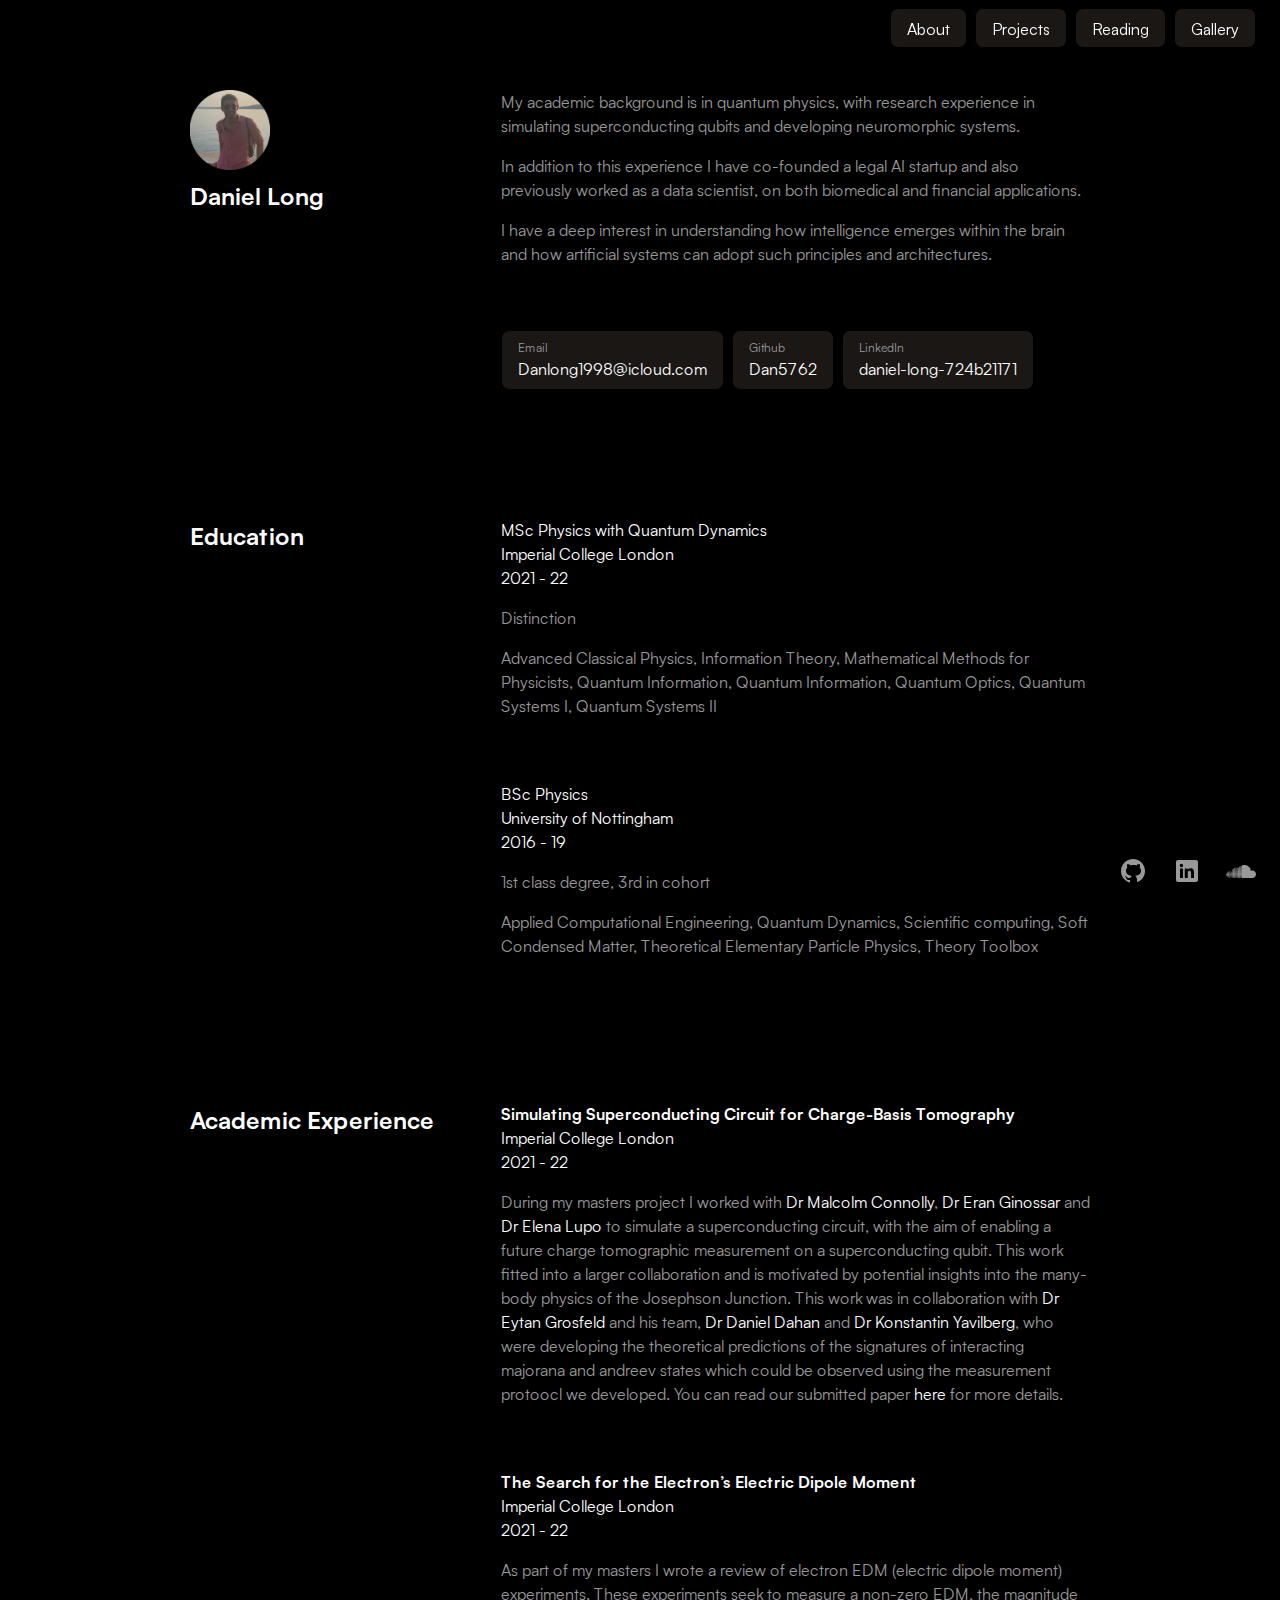
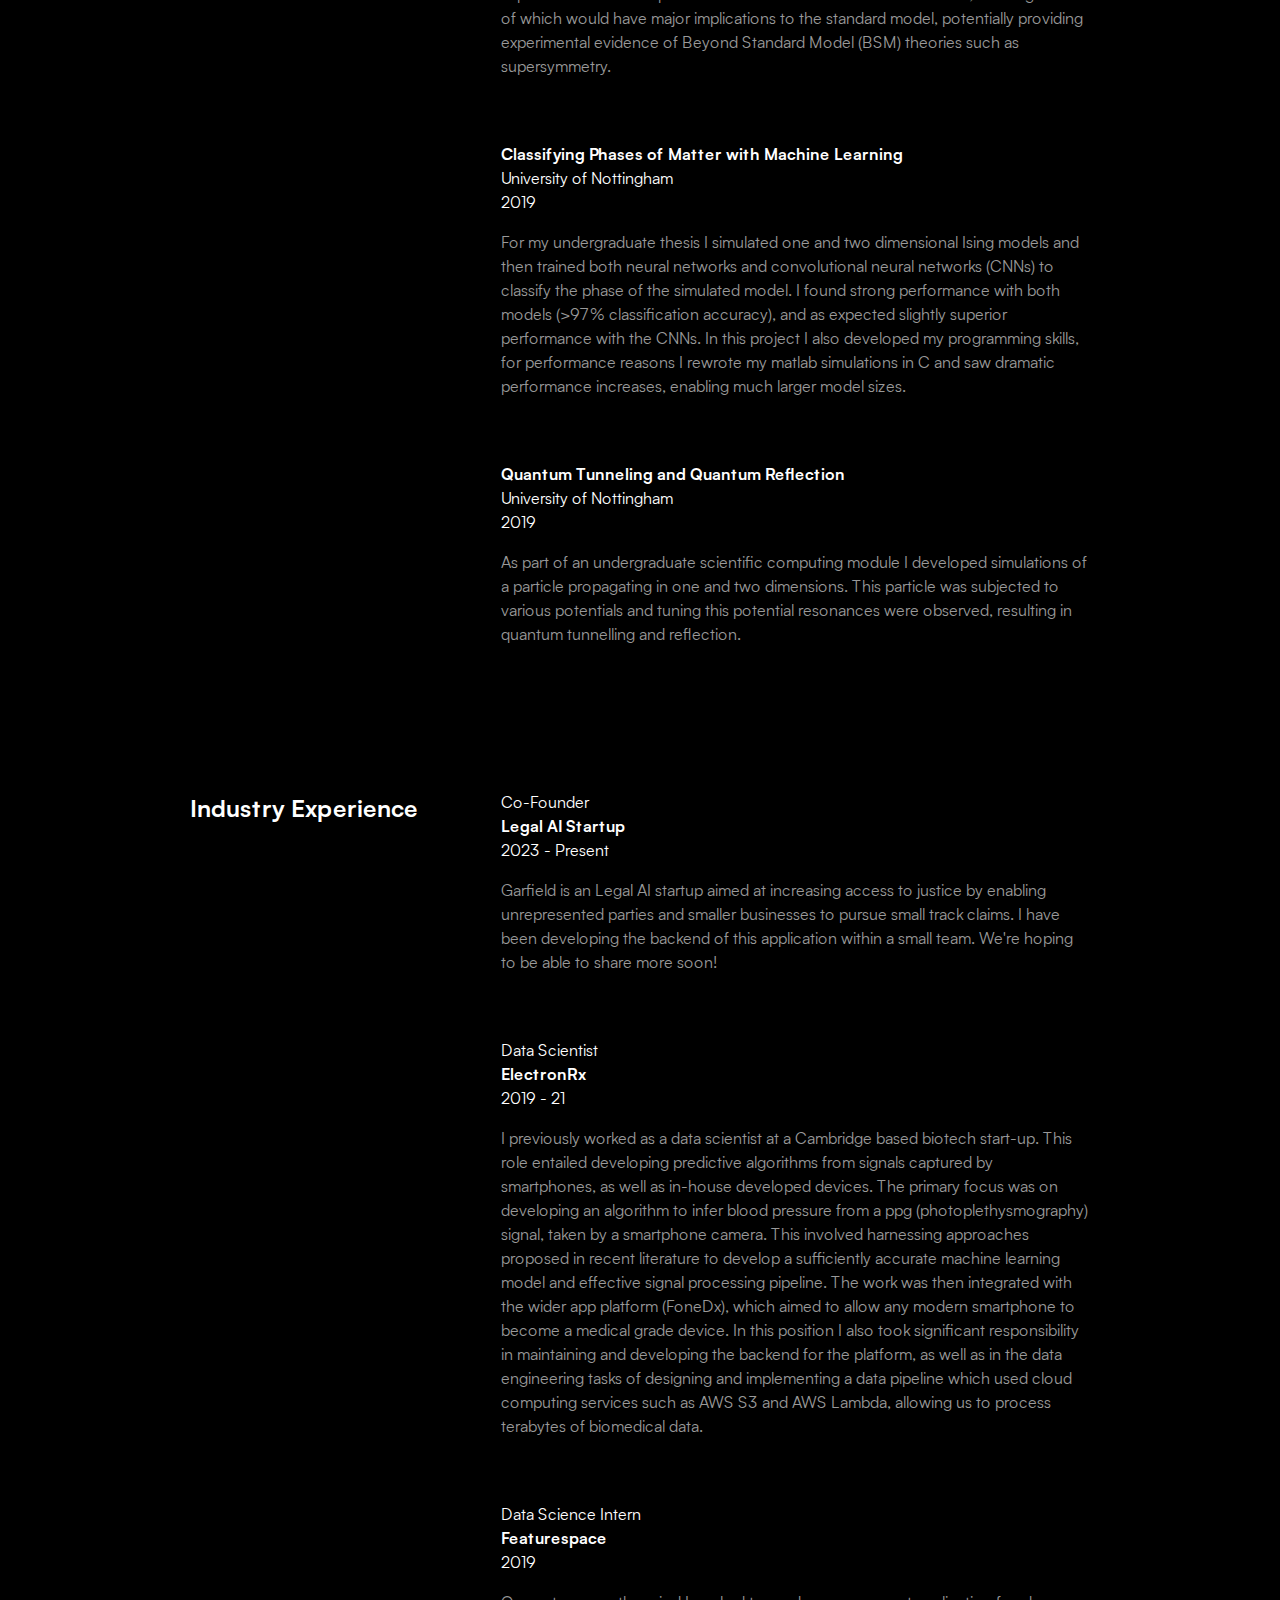
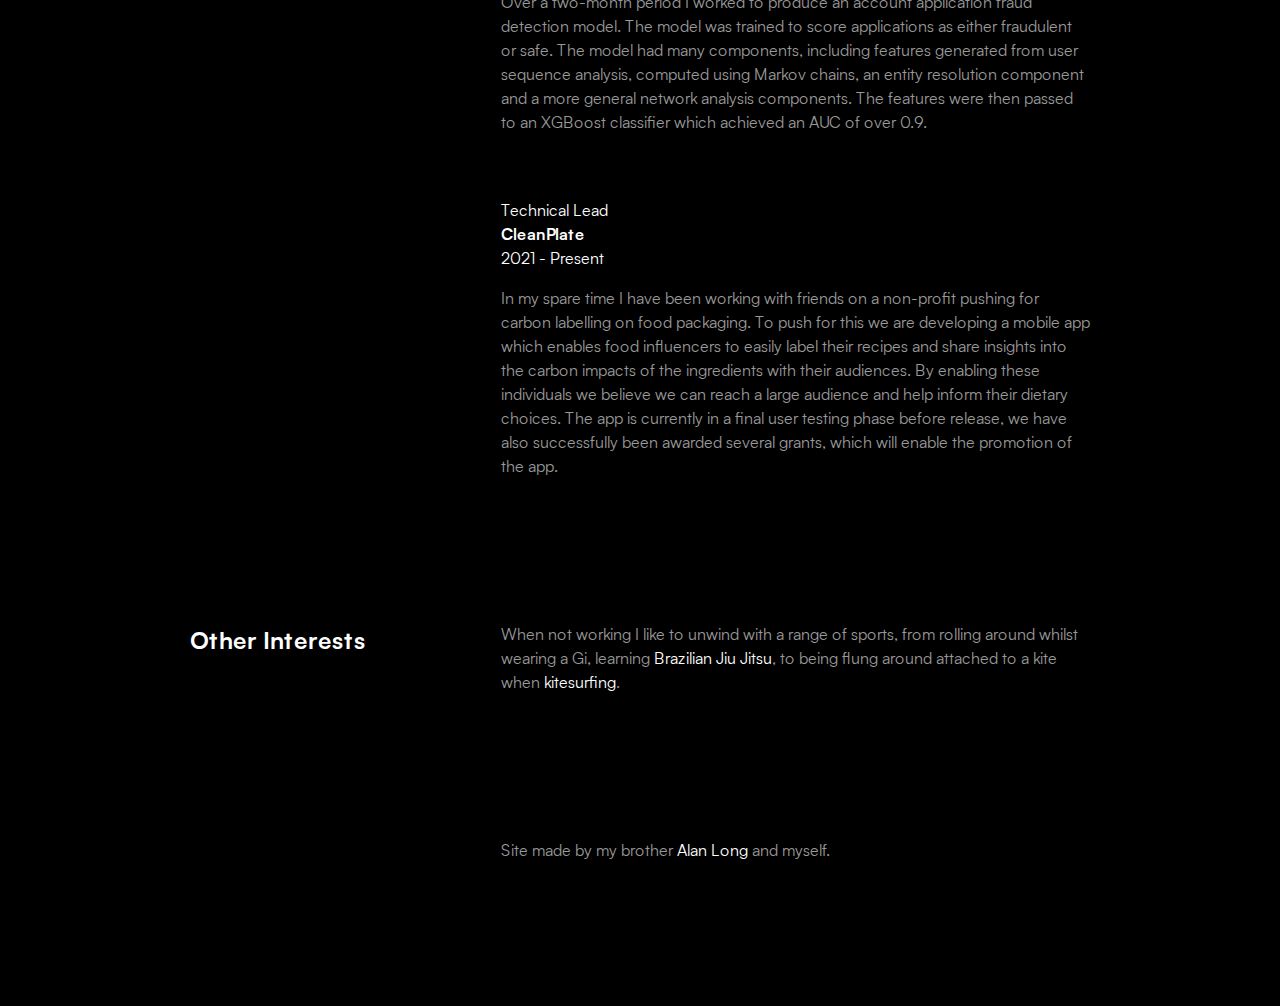
<file: index.html>
<!-- Made by Alan Long (https://alanlong.design/) & Daniel Long (INSERT_URL) 2022 s-->
<!DOCTYPE html>
<html lang="en">
<head>
  <meta charset="utf-8">
  <meta name="viewport" content="width=device-width, initial-scale=1">

  <title>Daniel Long</title>
  <meta name="description" content="Daniel Long is a physicist by background and a tech enthusiast, specializing in the intersection between artificial intelligence and physics.">
  <meta name="author" content="Daniel Long">

  <link rel="apple-touch-icon" sizes="180x180" href="images/apple-touch-icon.png">
  <link rel="icon" type="image/png" sizes="32x32" href="images/favicon-32x32.png">
  <link rel="icon" type="image/png" sizes="16x16" href="images/favicon-16x16.png">
  <link rel="manifest" href="/site.webmanifest">
  <link rel="mask-icon" href="images/safari-pinned-tab.svg" color="#1A1715">
  <meta name="msapplication-TileColor" content="#1A1715">
  <meta name="theme-color" content="#1A1715">

  <meta property="og:title" content="Daniel Long">
  <meta property="og:type" content="website">
  <meta property="og:url" content="https://daniellong.co">
  <meta property="og:description" content="Daniel Long is a physicist by background and a tech enthusiast specializing in the intersection between artificial intelligence and physics.">

  <link rel="stylesheet" href="main.css">
  <!-- Global site tag (gtag.js) - Google Analytics -->
  <script async src="https://www.googletagmanager.com/gtag/js?id=G-MGRGJHJ4S9"></script>
  <script>
    window.dataLayer = window.dataLayer || [];
    function gtag(){dataLayer.push(arguments);}
    gtag('js', new Date());

    gtag('config', 'G-MGRGJHJ4S9');
  </script>
</head>

<body>
  <div class="menu">
    <script>
      function toggleMenu() {
        const menuLinks = document.querySelector('.menu-links');
        menuLinks.classList.toggle('active');
      }
    </script>
    <div class="burger-icon" onclick="toggleMenu()">&#9776;</div>

    <div class="menu-links">
      <a href="index.html" class="button">
        <h2>About</h2>
      </a>
      <a href="projects.html" class="button">
        <h2>Projects</h2>
      </a>
      <a href="reading.html" class="button">
        <h2>Reading</h2>
      </a>
      <a href="gallery.html" class="button">
        <h2>Gallery</h2>
      </a>
    </div>
  </div>
  <main>
    <section>
      <div class="">
        <div class="thumbnail">
          <img src="images/avatar.png" alt="avatar">
        </div>
        <h1>Daniel Long</h1>
        <!-- <span>Quantum research scientist</span> -->
      </div>
      <div class="content">
        <div>
          <p>My academic background is in quantum physics, with research experience in simulating superconducting qubits and developing neuromorphic systems.</p>
          <p>In addition to this experience I have co-founded a legal AI startup and also previously worked as a data scientist, on both biomedical and financial applications.</p>
          <p>I have a deep interest in understanding how intelligence emerges within the brain and how artificial systems can adopt such principles and architectures.</p>
        </div>

        <div class="contact-links-inline">
          <a href="mailto:Danlong1998@icloud.com" target="_blank" class="button">
            <h6>Email</h6>
            <span>Danlong1998@icloud.com</span>
          </a>
          <a href="https://github.com/Dan5762" target="_blank" class="button">
            <h6>Github</h6>
            <span>Dan5762</span>
          </a>
          <a href="https://linkedin.com/in/daniel-long-724b21171" target="_blank" class="button">
            <h6>LinkedIn</h6>
            <span>daniel-long-724b21171</span>
          </a>
        </div>
      </div>
    </section>
    <section>
      <div class="">
        <h1>Education</h1>
      </div>
      <div class="content">
        <div>
          <h2>MSc Physics with Quantum Dynamics<br />Imperial College London<br />2021 - 22</h2>
          <p>Distinction</p>
          <p>Advanced Classical Physics, Information Theory, Mathematical Methods for Physicists, Quantum Information, Quantum Information, Quantum Optics, Quantum Systems I, Quantum Systems II</p>
        </div>
        <div>
          <h2>BSc Physics<br />University of Nottingham<br />2016 - 19</h2>
          <p>1st class degree, 3rd in cohort</p>
          <p>Applied Computational Engineering, Quantum Dynamics, Scientific computing, Soft Condensed Matter, Theoretical Elementary Particle Physics, Theory Toolbox</p>
        </div>
      </div>
    </section>
    <section>
      <div class="">
        <h1>Academic Experience</h1>
      </div>
      <div class="content">
        <div>
          <h2><a href="https://arxiv.org/pdf/2502.07748" target="_blank"><strong>Simulating Superconducting Circuit for Charge-Basis Tomography</strong></a><br />Imperial College London<br />2021 - 22</h2>
          <p>During my masters project I worked with <a href="https://profiles.imperial.ac.uk/m.connolly" target="_blank">Dr Malcolm Connolly</a>, <a href="https://www.surrey.ac.uk/people/eran-ginossar" target="_blank">Dr Eran Ginossar</a> and <a href="https://www.surrey.ac.uk/people/elena-lupo" target="_blank">Dr Elena Lupo</a> to simulate a superconducting circuit, with the aim of enabling a future charge tomographic measurement on a superconducting qubit. This work fitted into a larger collaboration and is motivated by potential insights into the many-body physics of the Josephson Junction. This work was in collaboration with <a href="https://cris.bgu.ac.il/en/persons/eytan-grosfeld" target="_blank">Dr Eytan Grosfeld</a> and his team, <a href="https://il.linkedin.com/in/daniel-dahan-b3039443" target="_blank">Dr Daniel Dahan</a> and <a href="https://www.linkedin.com/in/koby-yavilberg/" target="_blank">Dr Konstantin Yavilberg</a>, who were developing the theoretical predictions of the signatures of interacting majorana and andreev states which could be observed using the measurement protoocl we developed. You can read our submitted paper <a href="https://arxiv.org/pdf/2502.07748" target="_blank">here</a> for more details.</p>
        </div>
        <div>
          <h2><a href="https://daniellong.co/academic_experience/edm_lit_review.pdf" target="_blank" ><strong>The Search for the Electron’s Electric Dipole Moment</strong></a><br />Imperial College London<br />2021 - 22</h2>
          <p>As part of my masters I wrote a review of electron EDM (electric dipole moment) experiments. These experiments seek to measure a non-zero EDM, the magnitude of which would have major implications to the standard model, potentially providing experimental evidence of Beyond Standard Model (BSM) theories such as supersymmetry.</p>
        </div>
        <div>
          <h2><a href="https://daniellong.co/academic_experience/phases_of_matter.pdf" target="_blank" ><strong>Classifying Phases of Matter with Machine Learning</strong></a><br />University of Nottingham<br />2019</h2>
          <p>For my undergraduate thesis I simulated one and two dimensional Ising models and then trained both neural networks and convolutional neural networks (CNNs) to classify the phase of the simulated model. I found strong performance with both models (>97% classification accuracy), and as expected slightly superior performance with the CNNs. In this project I also developed my programming skills, for performance reasons I rewrote my matlab simulations in C and saw dramatic performance increases, enabling much larger model sizes.</p>
        </div>
        <div>
          <h2><a href="https://daniellong.co/academic_experience/quantum_tunneling.pdf" target="_blank" ><strong>Quantum Tunneling and Quantum Reflection</strong></a><br />University of Nottingham<br />2019</h2>
          <p>As part of an undergraduate scientific computing module I developed simulations of a particle propagating in one and two dimensions. This particle was subjected to various potentials and tuning this potential resonances were observed, resulting in quantum tunnelling and reflection.</p>
        </div>
      </div>
    </section>
    <section>
      <div class="">
        <h1>Industry Experience</h1>
      </div>
      <div class="content">
        <div>
          <h2>Co-Founder<br /><a href="https://garfield.law/" target="_blank" ><strong>Legal AI Startup</strong></a><br />2023 - Present</h2>
          <p>Garfield is an Legal AI startup aimed at increasing access to justice by enabling unrepresented parties and smaller businesses to pursue small track claims. I have been developing the backend of this application within a small team. We're hoping to be able to share more soon!</p>
        </div>
        <div>
          <h2>Data Scientist<br /><a href="https://www.electronrx.com/" target="_blank" ><strong>ElectronRx</strong></a><br />2019 - 21</h2>
          <p>I previously worked as a data scientist at a Cambridge based biotech start-up. This role entailed developing predictive algorithms from signals captured by smartphones, as well as in-house developed devices. The primary focus was on developing an algorithm to infer blood pressure from a ppg (photoplethysmography) signal, taken by a smartphone camera. This involved harnessing approaches proposed in recent literature to develop a sufficiently accurate machine learning model and effective signal processing pipeline. The work was then integrated with the wider app platform (FoneDx), which aimed to allow any modern smartphone to become a medical grade device. In this position I also took significant responsibility in maintaining and developing the backend for the platform, as well as in the data engineering tasks of designing and implementing a data pipeline which used cloud computing services such as AWS S3 and AWS Lambda, allowing us to process terabytes of biomedical data.</p>
        </div>
        <div>
          <h2>Data Science Intern<br /><a href="https://www.featurespace.com/" target="_blank" ><strong>Featurespace</strong></a><br />2019</h2>
          <p>Over a two-month period I worked to produce an account application fraud detection model. The model was trained to score applications as either fraudulent or safe. The model had many components, including features generated from user sequence analysis, computed using Markov chains, an entity resolution component and a more general network analysis components. The features were then passed to an XGBoost classifier which achieved an AUC of over 0.9.</p>
        </div>
        <div>
          <h2>Technical Lead<br /><a href="https://www.cleanplate.org.uk/" target="_blank" ><strong>CleanPlate</strong></a><br />2021 - Present</h2>
          <p>In my spare time I have been working with friends on a non-profit pushing for carbon labelling on food packaging. To push for this we are developing a mobile app which enables food influencers to easily label their recipes and share insights into the carbon impacts of the ingredients with their audiences. By enabling these individuals we believe we can reach a large audience and help inform their dietary choices. The app is currently in a final user testing phase before release, we have also successfully been awarded several grants, which will enable the promotion of the app.</p>
        </div>
      </div>
    </section>
    <section>
      <div class="">
        <h1>Other Interests</h1>
      </div>
      <div class="content">
        <p>When not working I like to unwind with a range of sports, from rolling around whilst wearing a Gi, learning <a href="https://www.youtube.com/watch?v=dE081eJBY8I" target="_blank">Brazilian Jiu Jitsu</a>, to being flung around attached to a kite when <a href="https://www.youtube.com/watch?v=5iUurGi0DAE" target="_blank">kitesurfing</a>.</p>
      </div>
    </section>
    <section>
      <div class=""></div>
      <div class="content">
        <p>Site made by my brother <a href="https://alanlong.design/" target="_blank" >Alan Long</a> and myself.</p>
      </div>
    </section>
  </main>
</body>
<div class="footer">
  <div class="footer--icons">
    <a href="https://github.com/Dan5762" target="_blank" ><img src="images/icons/github.svg" alt="github" width=30 height=30></a>
    <a href="https://www.linkedin.com/in/daniel-long-724b21171/" target="_blank" ><img src="images/icons/linkedin.svg" alt="linkedin" width=30 height=30></a>
    <a href="https://soundcloud.com/daniel-long-602574572" target="_blank" ><img src="images/icons/soundcloud.svg" alt="soundcloud" width=30 height=30></a>
  </div>
</div>
</file>
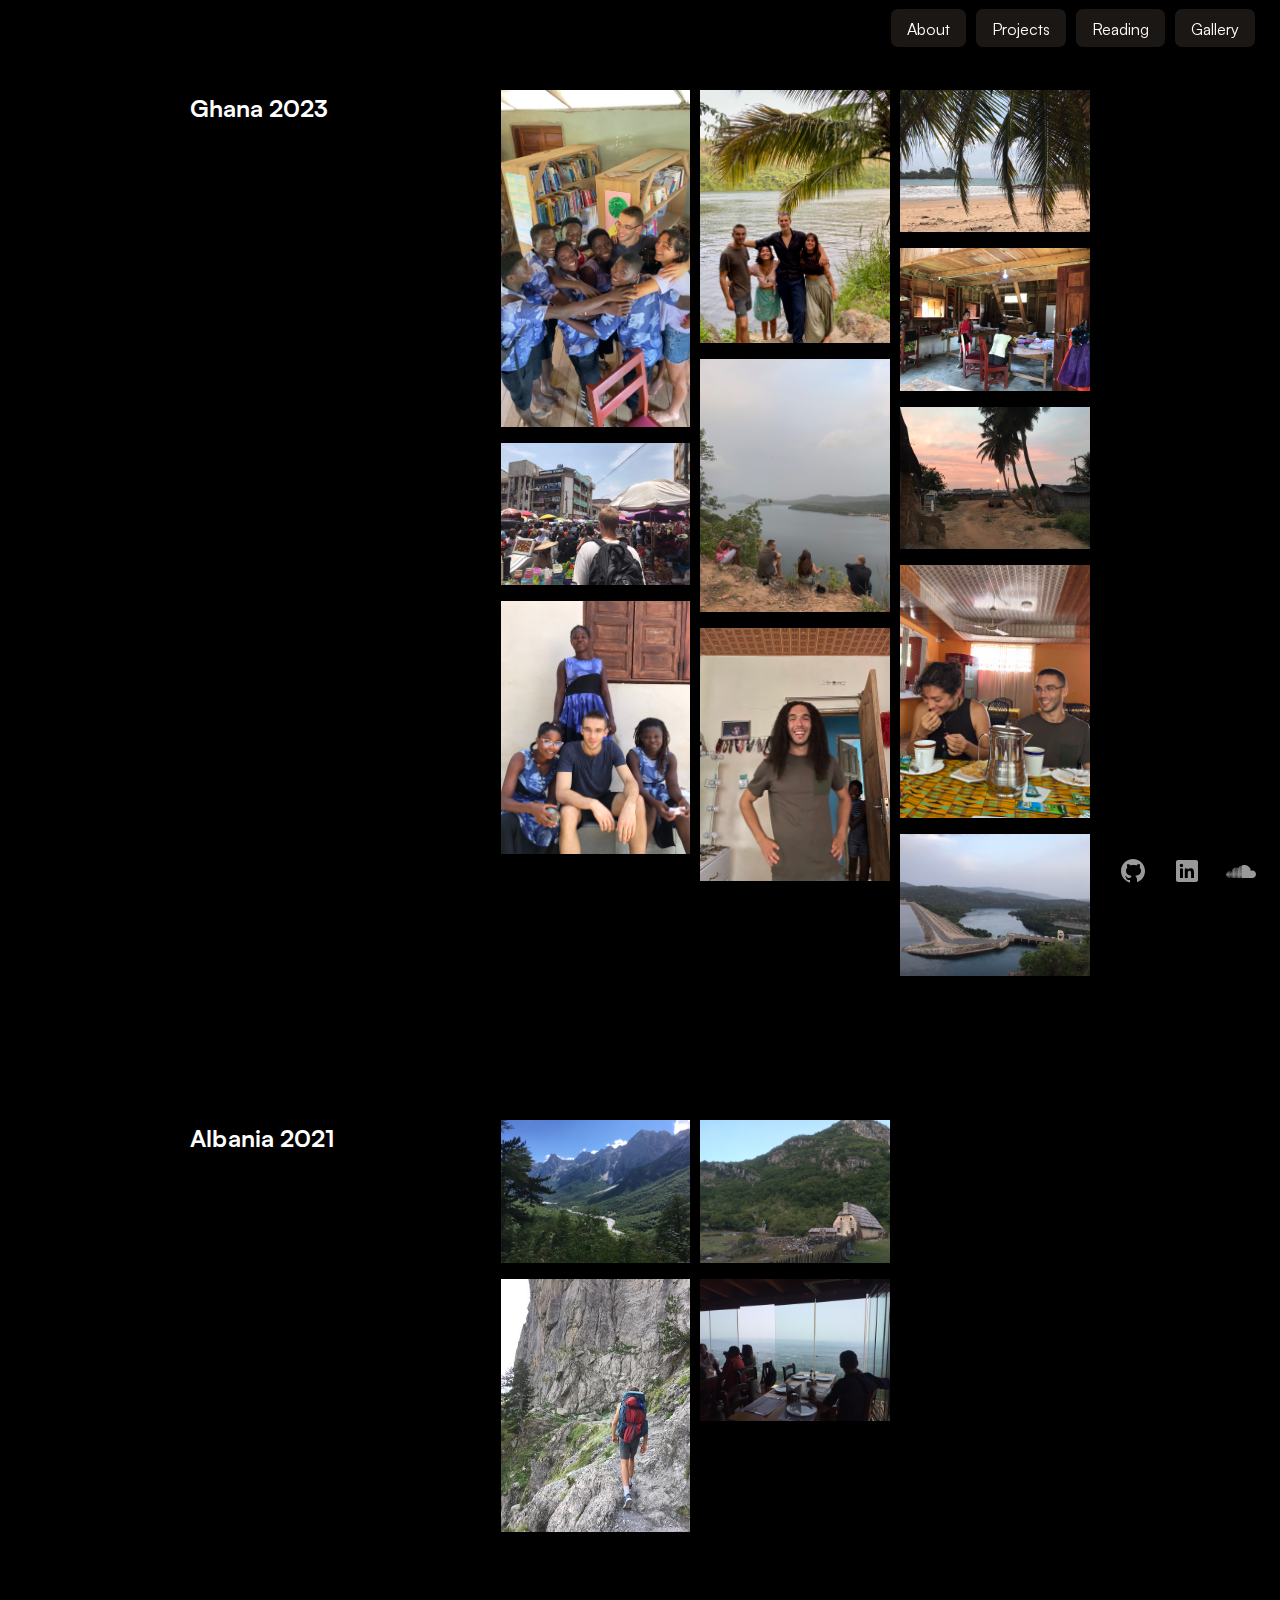
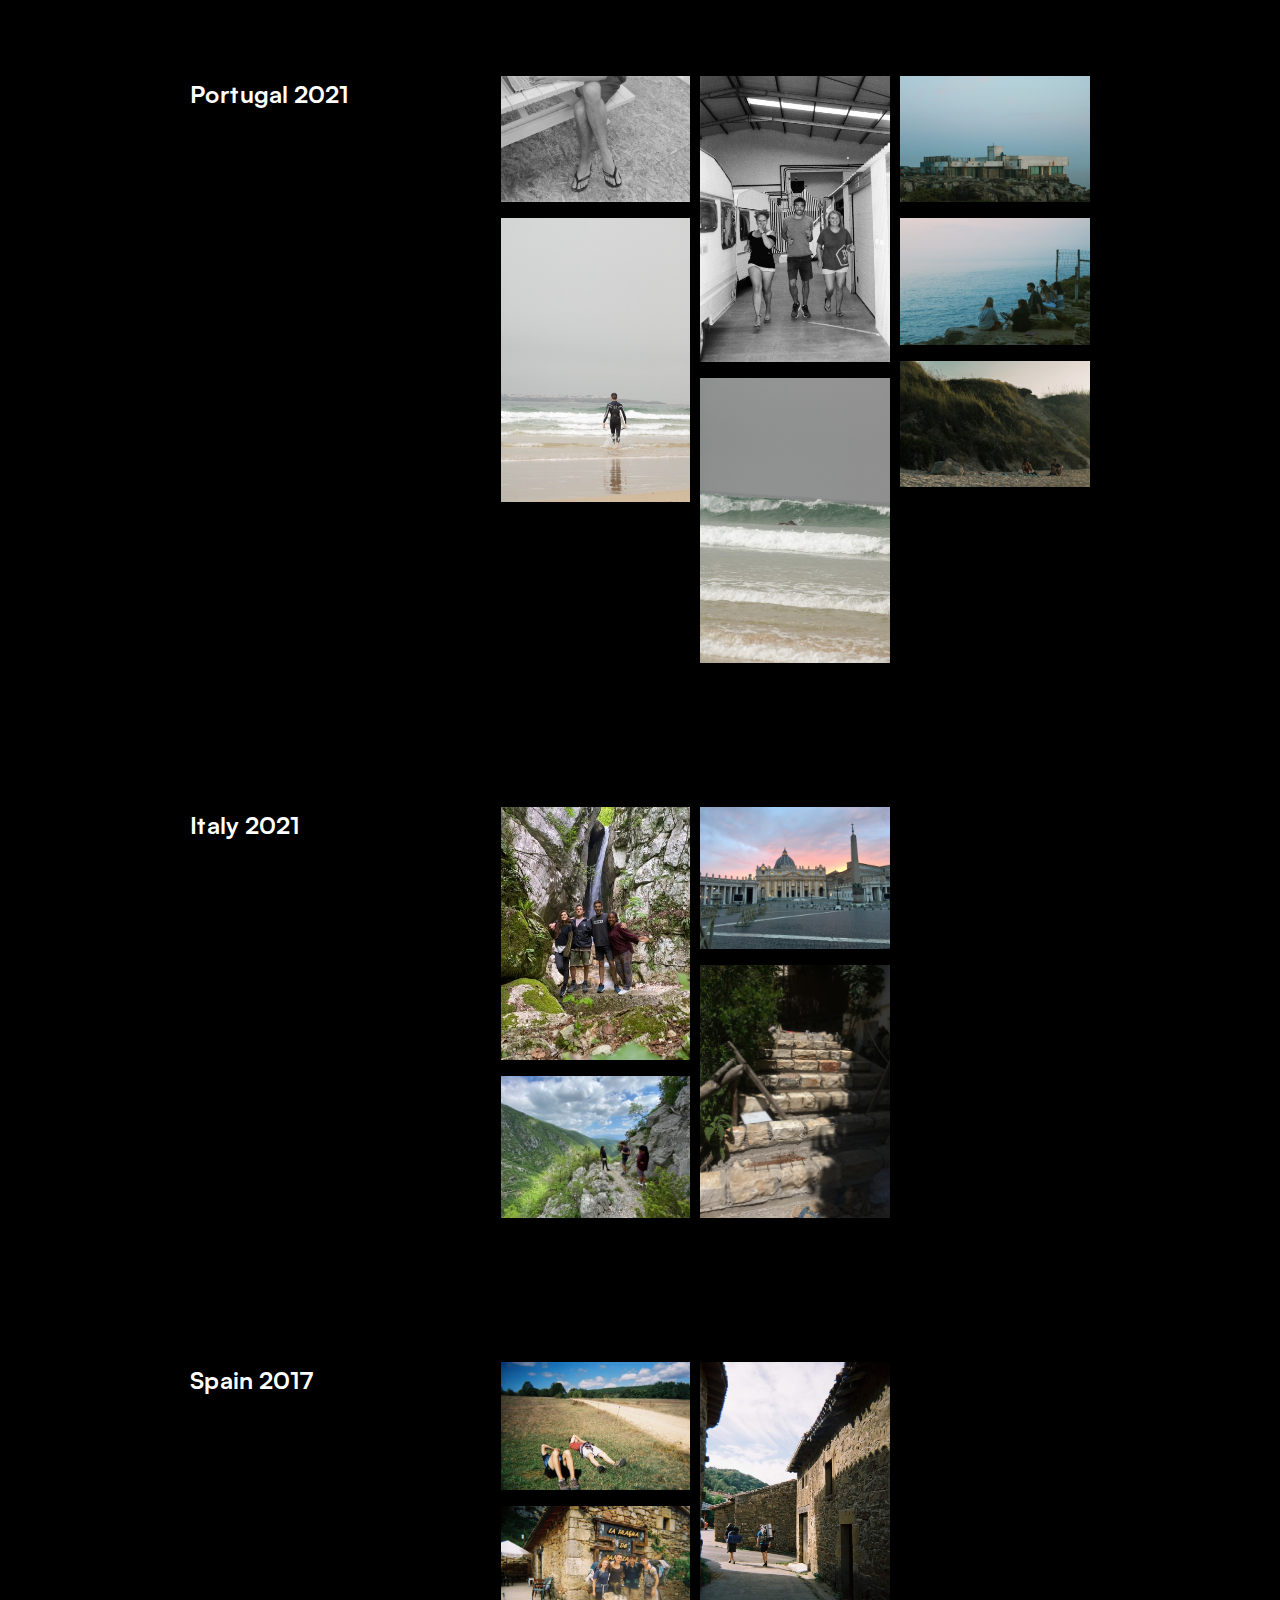
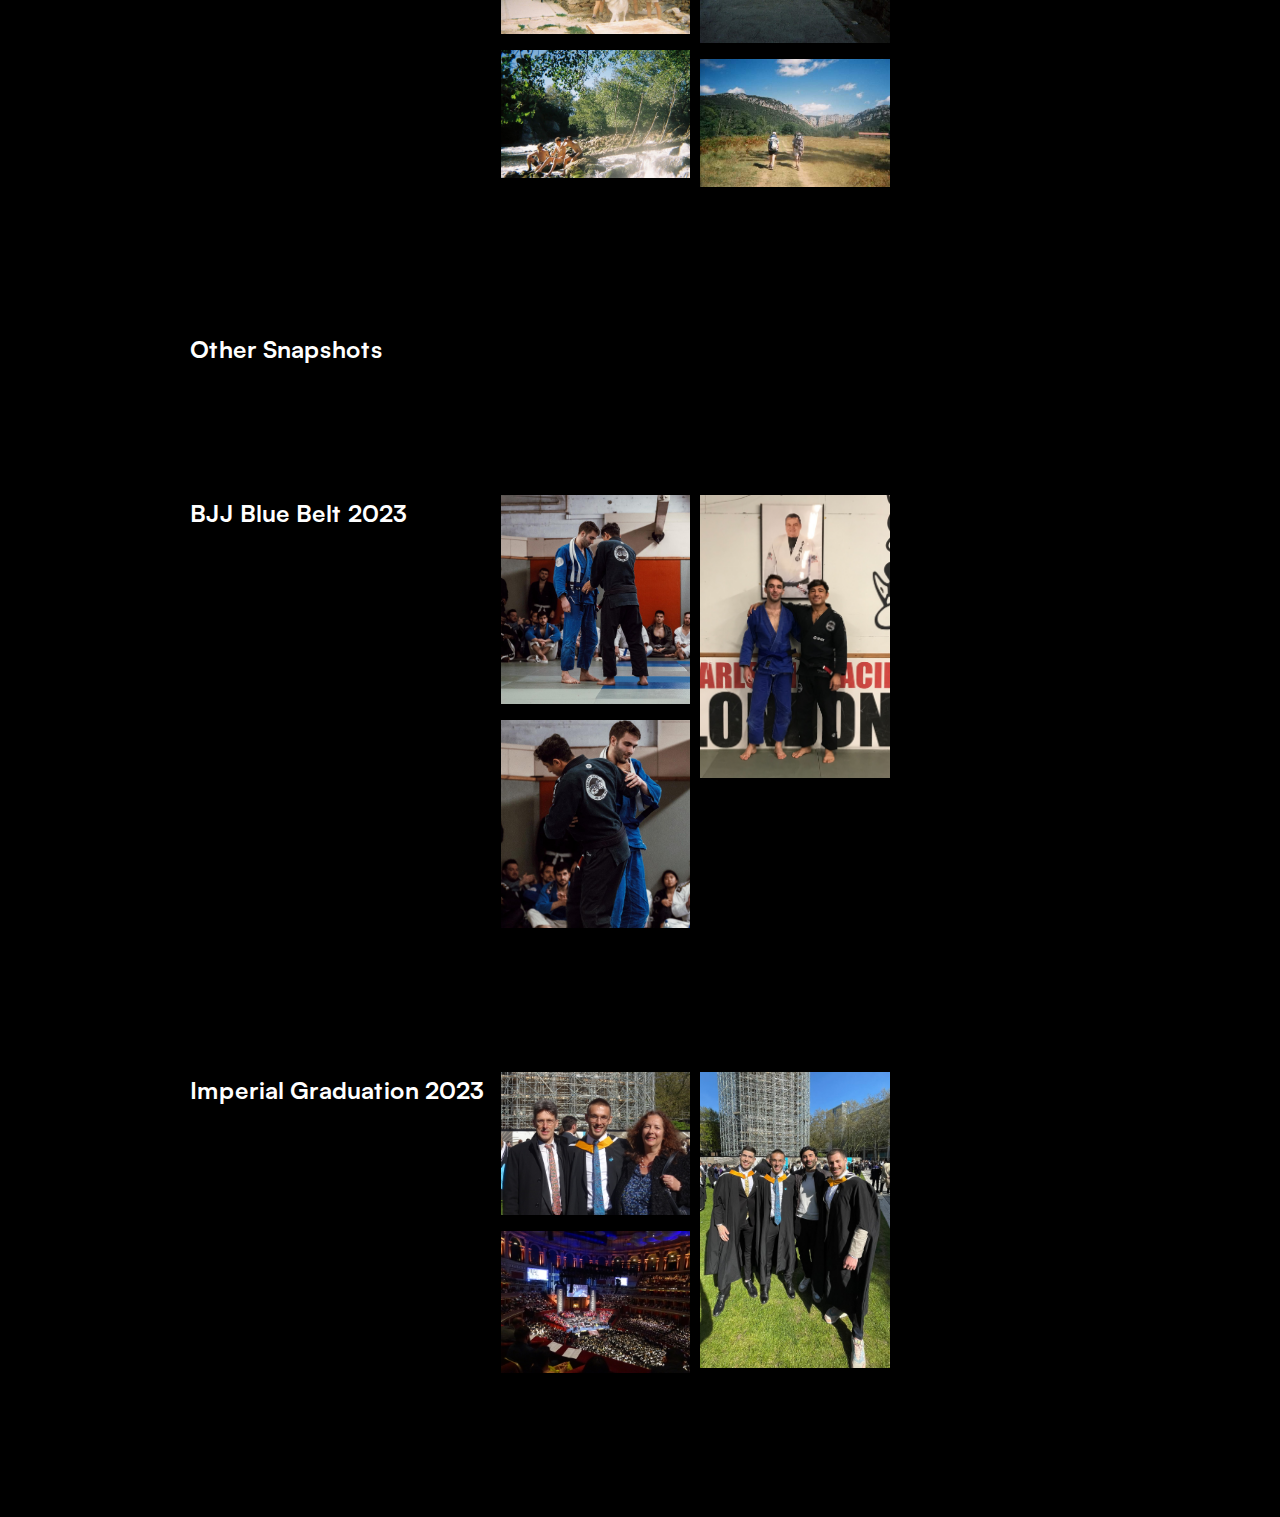
<file: gallery.html>
<!-- Made by Alan Long (https://alanlong.design/) & Daniel Long (INSERT_URL) 2022 s-->
<!DOCTYPE html>
<html lang="en">
<head>
  <meta charset="utf-8">
  <meta name="viewport" content="width=device-width, initial-scale=1">

  <title>Daniel Long</title>
  <meta name="description" content="Daniel Long is a physicist by background + tech enthusiast specializing in the intersection between artificial intelligence and physics. Currently based in London with plans to begin a PhD in Brisbane soon.">
  <meta name="author" content="Daniel Long">

  <link rel="apple-touch-icon" sizes="180x180" href="images/apple-touch-icon.png">
  <link rel="icon" type="image/png" sizes="32x32" href="images/favicon-32x32.png">
  <link rel="icon" type="image/png" sizes="16x16" href="images/favicon-16x16.png">
  <link rel="manifest" href="/site.webmanifest">
  <link rel="mask-icon" href="images/safari-pinned-tab.svg" color="#1A1715">
  <meta name="msapplication-TileColor" content="#1A1715">
  <meta name="theme-color" content="#1A1715">

  <meta property="og:title" content="Daniel Long">
  <meta property="og:type" content="website">
  <meta property="og:url" content="https://daniellong.co">
  <meta property="og:description" content="I'm a quantum research scientist looking for positions in the interface between the theory and physical realisation of useful qubits.">

  <link rel="stylesheet" href="main.css">
  <!-- Global site tag (gtag.js) - Google Analytics -->
  <script async src="https://www.googletagmanager.com/gtag/js?id=G-MGRGJHJ4S9"></script>
  <script>
    window.dataLayer = window.dataLayer || [];
    function gtag(){dataLayer.push(arguments);}
    gtag('js', new Date());

    gtag('config', 'G-MGRGJHJ4S9');
  </script>
</head>

<body>
  <div class="menu">
    <script>
      function toggleMenu() {
        const menuLinks = document.querySelector('.menu-links');
        menuLinks.classList.toggle('active');
      }
    </script>
    <div class="burger-icon" onclick="toggleMenu()">&#9776;</div>

    <div class="menu-links">
      <a href="index.html" class="button">
        <h2>About</h2>
      </a>
      <a href="projects.html" class="button">
        <h2>Projects</h2>
      </a>
      <a href="reading.html" class="button">
        <h2>Reading</h2>
      </a>
      <a href="gallery.html" class="button">
        <h2>Gallery</h2>
      </a>
    </div>
  </div>
  <main>
    <section>
      <div class="">
        <h1>Ghana 2023</h1>
      </div>
      <div class="content">
        <div class="masonry-grid">
          <div class="masonry-item">
            <img src="images/gallery/ghana_2023/0.jpeg"></img>
          </div>
          <div class="masonry-item">
            <img src="images/gallery/ghana_2023/1.jpeg"></img>
          </div>
          <div class="masonry-item">
            <img src="images/gallery/ghana_2023/2.jpeg"></img>
          </div>
          <div class="masonry-item">
            <img src="images/gallery/ghana_2023/3.jpeg"></img>
          </div>
          <div class="masonry-item">
            <img src="images/gallery/ghana_2023/4.jpeg"></img>
          </div>
          <div class="masonry-item">
            <img src="images/gallery/ghana_2023/5.jpeg"></img>
          </div>
          <div class="masonry-item">
            <img src="images/gallery/ghana_2023/6.jpeg"></img>
          </div>
          <div class="masonry-item">
            <img src="images/gallery/ghana_2023/7.jpeg"></img>
          </div>
          <div class="masonry-item">
            <img src="images/gallery/ghana_2023/8.jpeg"></img>
          </div>
          <div class="masonry-item">
            <img src="images/gallery/ghana_2023/9.jpeg"></img>
          </div>
          <div class="masonry-item">
            <img src="images/gallery/ghana_2023/10.jpeg"></img>
          </div>
        </div>
      </div>
    </section>
    <section>
      <div class="">
        <h1>Albania 2021</h1>
      </div>
      <div class="content">
        <div class="masonry-grid">
          <div class="masonry-item">
            <img src="images/gallery/albania_2021/0.jpeg"></img>
          </div>
          <div class="masonry-item">
            <img src="images/gallery/albania_2021/1.jpeg"></img>
          </div>
          <div class="masonry-item">
            <img src="images/gallery/albania_2021/2.jpeg"></img>
          </div>
          <div class="masonry-item">
            <img src="images/gallery/albania_2021/3.jpeg"></img>
          </div>
        </div>
      </div>
    </section>
    <section>
      <div class="">
        <h1>Portugal 2021</h1>
      </div>
      <div class="content">
        <div class="masonry-grid">
          <div class="masonry-item">
            <img src="images/gallery/portugal_2021/0.jpeg"></img>
          </div>
          <div class="masonry-item">
            <img src="images/gallery/portugal_2021/1.jpeg"></img>
          </div>
          <div class="masonry-item">
            <img src="images/gallery/portugal_2021/2.jpeg"></img>
          </div>
          <div class="masonry-item">
            <img src="images/gallery/portugal_2021/3.jpeg"></img>
          </div>
          <div class="masonry-item">
            <img src="images/gallery/portugal_2021/4.jpeg"></img>
          </div>
          <div class="masonry-item">
            <img src="images/gallery/portugal_2021/5.jpeg"></img>
          </div>
          <div class="masonry-item">
            <img src="images/gallery/portugal_2021/6.jpeg"></img>
          </div>
        </div>
      </div>
    </section>
    <section>
      <div class="">
        <h1>Italy 2021</h1>
      </div>
      <div class="content">
        <div class="masonry-grid">
          <div class="masonry-item">
            <img src="images/gallery/italy_2021/0.jpeg"></img>
          </div>
          <div class="masonry-item">
            <img src="images/gallery/italy_2021/1.jpeg"></img>
          </div>
          <div class="masonry-item">
            <img src="images/gallery/italy_2021/2.jpeg"></img>
          </div>
          <div class="masonry-item">
            <img src="images/gallery/italy_2021/3.jpeg"></img>
          </div>
        </div>
      </div>
      </section>
      <section>
        <div class="">
          <h1>Spain 2017</h1>
        </div>
        <div class="content">
          <div class="masonry-grid">
            <div class="masonry-item">
              <img src="images/gallery/spain_2017/0.jpeg"></img>
            </div>
            <div class="masonry-item">
              <img src="images/gallery/spain_2017/1.jpeg"></img>
            </div>
            <div class="masonry-item">
              <img src="images/gallery/spain_2017/2.jpeg"></img>
            </div>
            <div class="masonry-item">
              <img src="images/gallery/spain_2017/3.jpeg"></img>
            </div>
            <div class="masonry-item">
              <img src="images/gallery/spain_2017/5.jpeg"></img>
            </div>
          </div>
        </div>
      </section>
      <section>
        <div class="">
          <h1>Other Snapshots</h1>
        </div>
      </section>
      <section>
        <div class="">
          <h1>BJJ Blue Belt 2023</h1>
        </div>
        <div class="content">
          <div class="masonry-grid">
            <div class="masonry-item">
              <img src="images/gallery/bjj_2023/0.jpeg"></img>
            </div>
            <div class="masonry-item">
              <img src="images/gallery/bjj_2023/1.jpeg"></img>
            </div>
            <div class="masonry-item">
              <img src="images/gallery/bjj_2023/2.jpeg"></img>
            </div>
          </div>
        </div>
      </section>
      <section>
        <div class="">
          <h1>Imperial Graduation 2023</h1>
        </div>
        <div class="content">
          <div class="masonry-grid">
            <div class="masonry-item">
              <img src="images/gallery/graduation_2023/0.jpeg"></img>
            </div>
            <div class="masonry-item">
              <img src="images/gallery/graduation_2023/1.jpeg"></img>
            </div>
            <div class="masonry-item">
              <img src="images/gallery/graduation_2023/2.jpeg"></img>
            </div>
          </div>
        </div>
      </section>
</body>
<div class="footer">
  <div class="footer--icons">
    <a href="https://github.com/Dan5762" target="_blank" ><img src="images/icons/github.svg" alt="github" width=30 height=30></a>
    <a href="https://www.linkedin.com/in/daniel-long-724b21171/" target="_blank" ><img src="images/icons/linkedin.svg" alt="linkedin" width=30 height=30></a>
    <a href="https://soundcloud.com/daniel-long-602574572" target="_blank" ><img src="images/icons/soundcloud.svg" alt="soundcloud" width=30 height=30></a>
  </div>
</div>
</file>
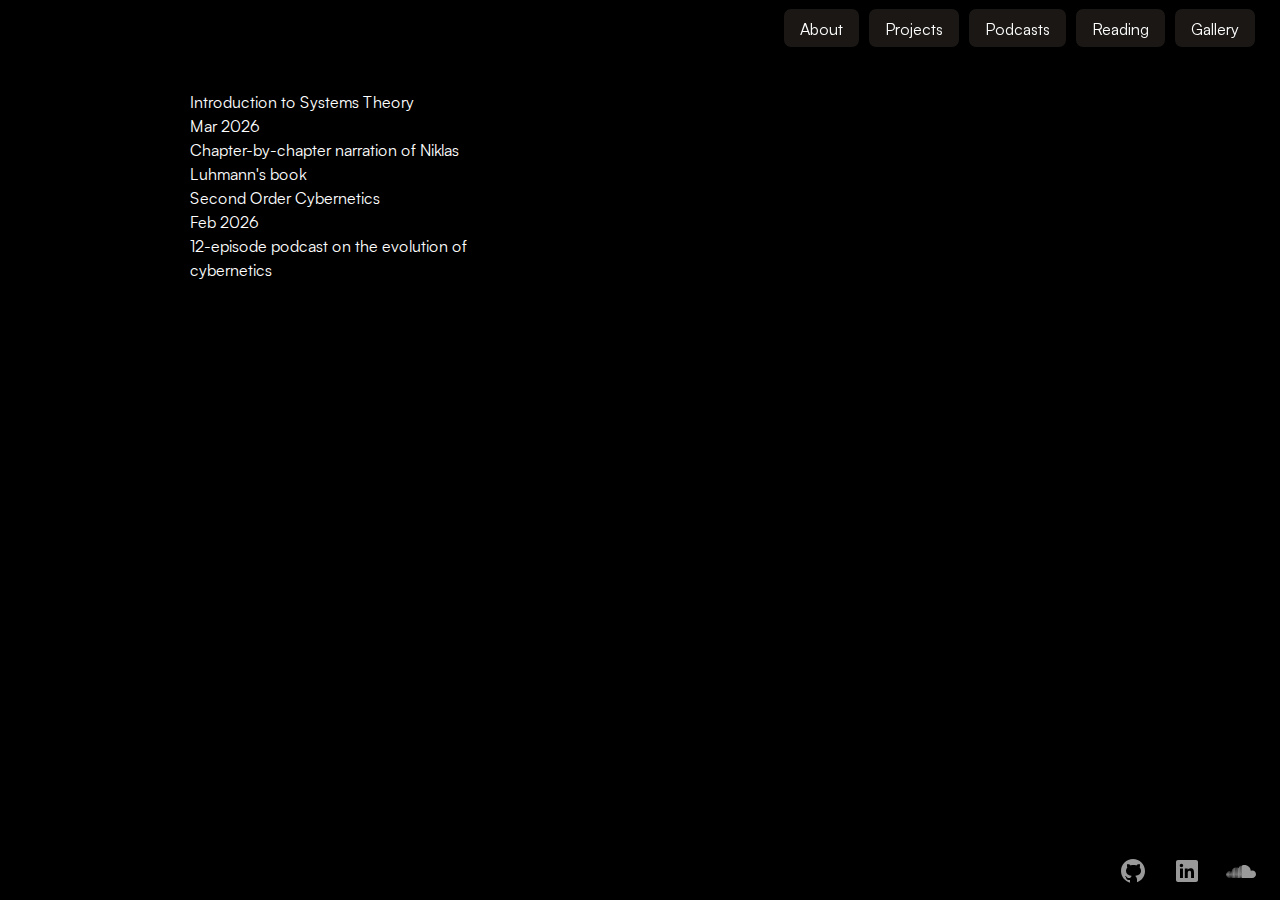
<file: podcasts.html>
<!-- Made by Alan Long (https://alanlong.design/) & Daniel Long (INSERT_URL) 2022 s-->
<!DOCTYPE html>
<html lang="en">
	<head>
		<meta charset="utf-8" />
		<meta name="viewport" content="width=device-width, initial-scale=1" />

		<title>Podcasts - daniellong.co</title>
		<meta
			name="description"
			content="Podcasts by Daniel Long — narrated explorations of cybernetics, systems theory, and more."
		/>
		<meta name="author" content="Daniel Long" />

		<link
			rel="apple-touch-icon"
			sizes="180x180"
			href="assets/images/apple-touch-icon.png"
		/>
		<link
			rel="icon"
			type="image/png"
			sizes="32x32"
			href="assets/images/favicon-32x32.png"
		/>
		<link
			rel="icon"
			type="image/png"
			sizes="16x16"
			href="assets/images/favicon-16x16.png"
		/>
		<link rel="manifest" href="/site.webmanifest" />
		<link
			rel="mask-icon"
			href="assets/images/safari-pinned-tab.svg"
			color="#1A1715"
		/>
		<meta name="msapplication-TileColor" content="#1A1715" />
		<meta name="theme-color" content="#1A1715" />

		<meta property="og:title" content="Podcasts - Daniel Long" />
		<meta property="og:type" content="website" />
		<meta property="og:url" content="https://daniellong.co/podcasts.html" />
		<meta
			property="og:description"
			content="Podcasts by Daniel Long — narrated explorations of cybernetics, systems theory, and more."
		/>

		<link rel="stylesheet" href="main.css" />
		<script src="assets/js/cursor-effect.js"></script>
		<script src="assets/js/menu.js"></script>
	</head>

	<body>
		<div class="menu" id="menu-container">
			<!-- Menu will be loaded by JavaScript -->
		</div>
		<main>
			<section class="projects-contents">
				<div class="contents-list">
					<a href="projects/introduction-to-systems-theory.html" class="contents-item">
						<div class="contents-number"></div>
						<div class="contents-title">
							Introduction to Systems Theory
						</div>
						<div class="contents-date">
							Mar 2026
						</div>
						<div class="contents-description">
							Chapter-by-chapter narration of Niklas Luhmann's book
						</div>
					</a>

					<a href="projects/second-order-cybernetics.html" class="contents-item">
						<div class="contents-number"></div>
						<div class="contents-title">
							Second Order Cybernetics
						</div>
						<div class="contents-date">
							Feb 2026
						</div>
						<div class="contents-description">
							12-episode podcast on the evolution of cybernetics
						</div>
					</a>
				</div>
			</section>
		</main>
	</body>
	<div class="footer">
		<div class="footer--icons">
			<a href="https://github.com/Dan5762" target="_blank"
				><img
					src="assets/images/icons/github.svg"
					alt="github"
					width="30"
					height="30"
			/></a>
			<a
				href="https://www.linkedin.com/in/daniel-long-724b21171/"
				target="_blank"
				><img
					src="assets/images/icons/linkedin.svg"
					alt="linkedin"
					width="30"
					height="30"
			/></a>
			<a
				href="https://soundcloud.com/daniel-long-602574572"
				target="_blank"
				><img
					src="assets/images/icons/soundcloud.svg"
					alt="soundcloud"
					width="30"
					height="30"
			/></a>
		</div>
	</div>
</html>
</file>
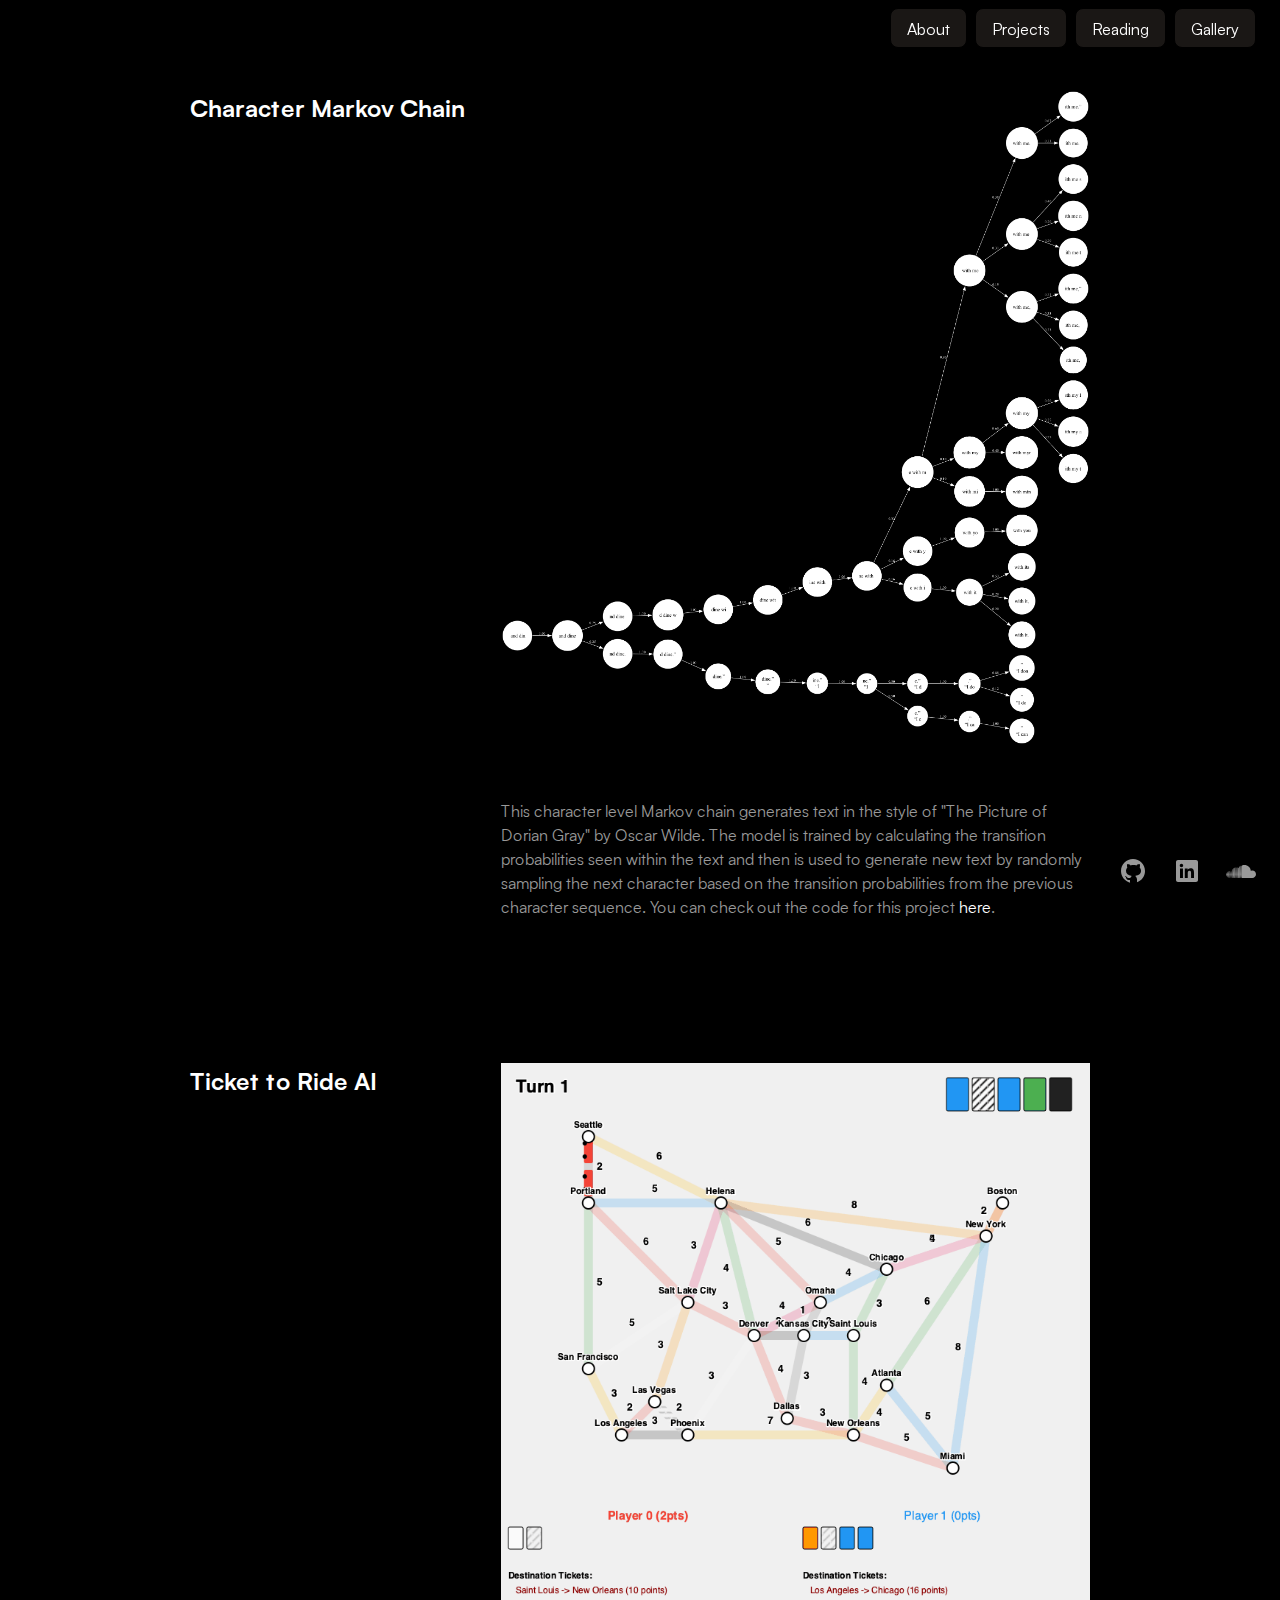
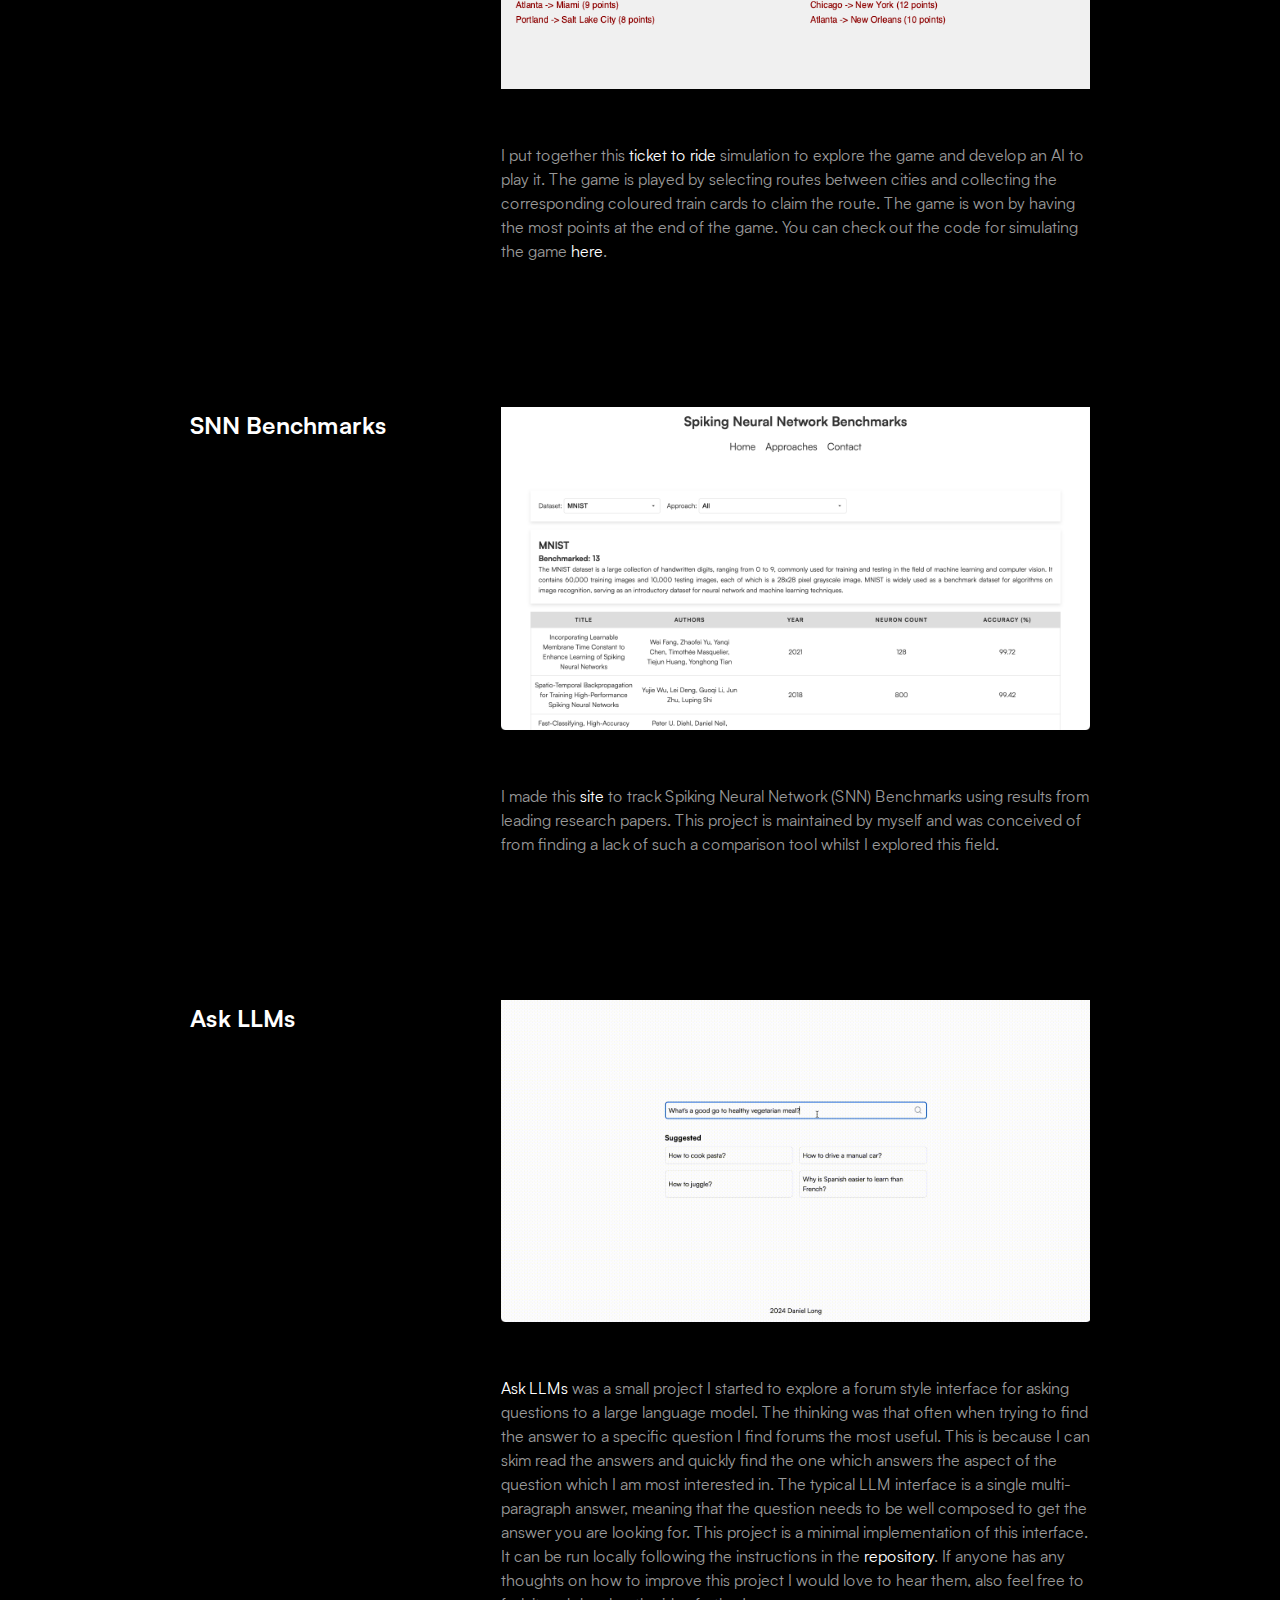
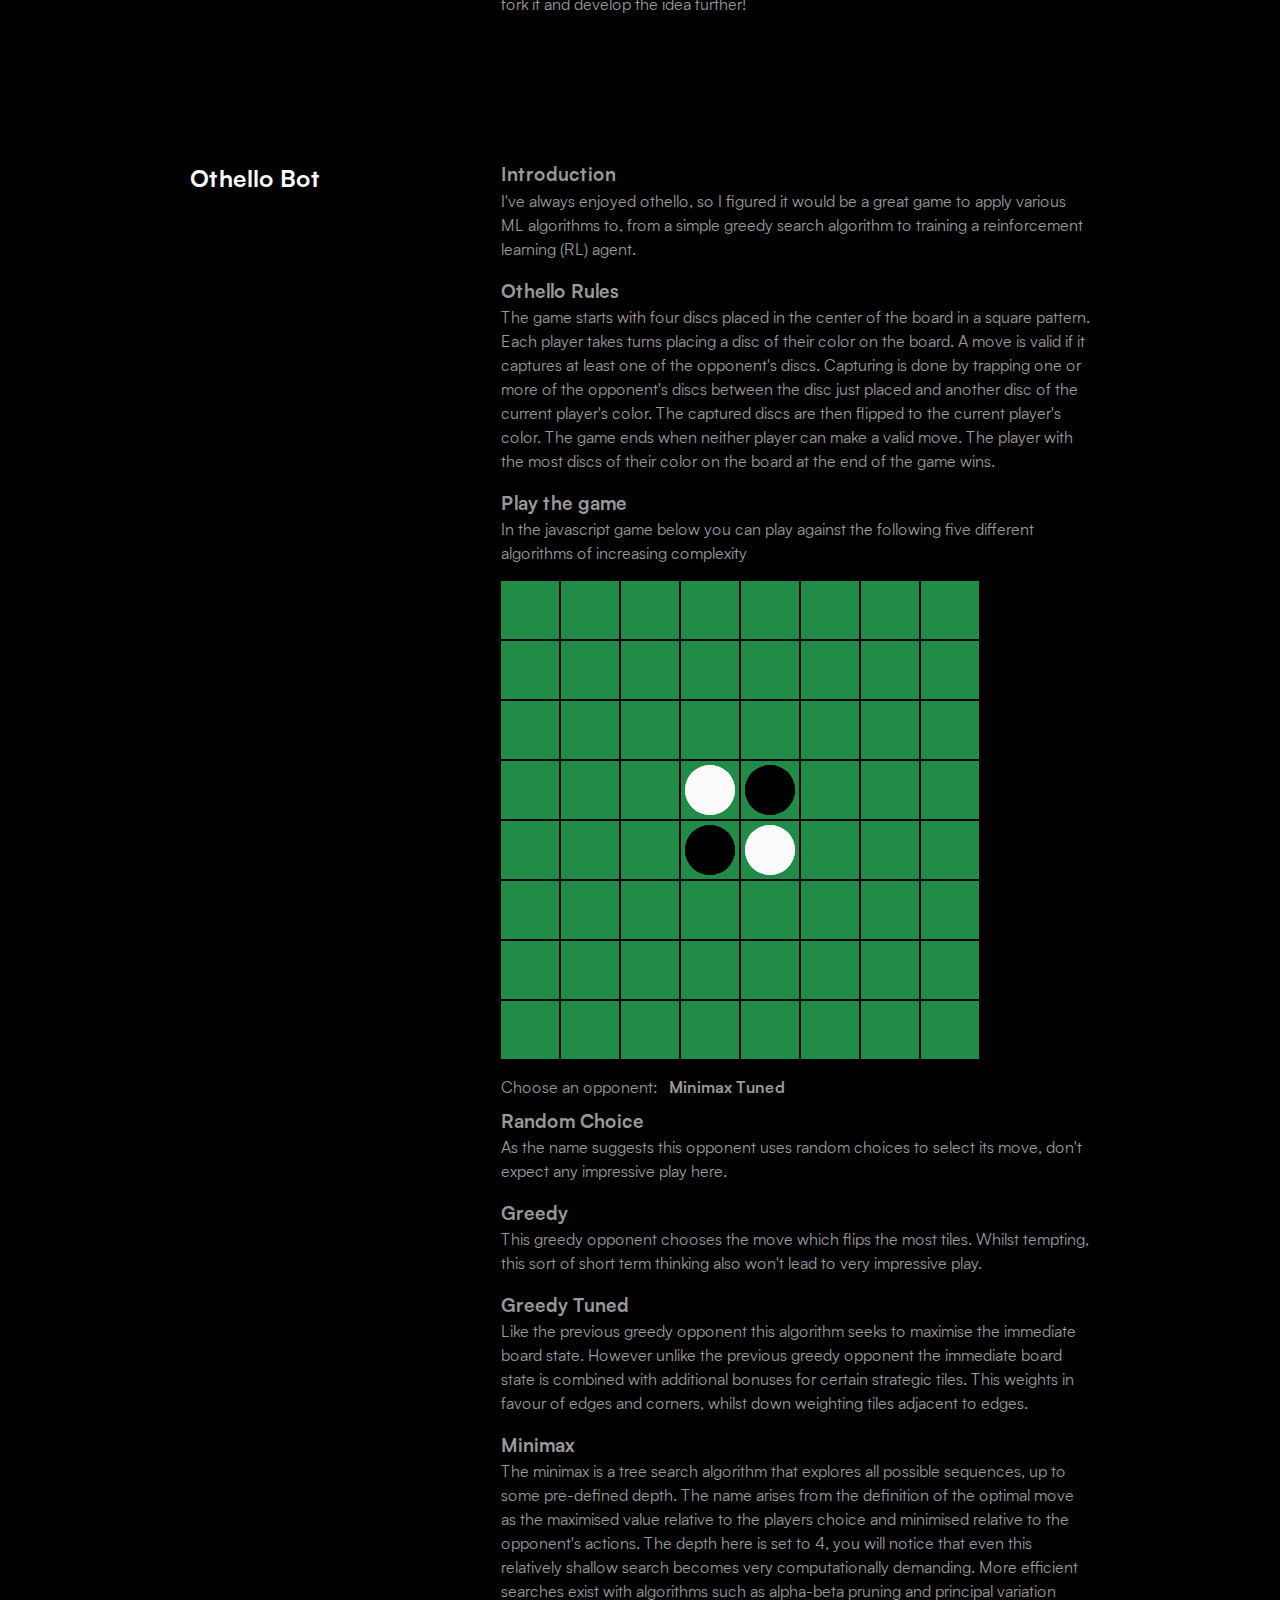
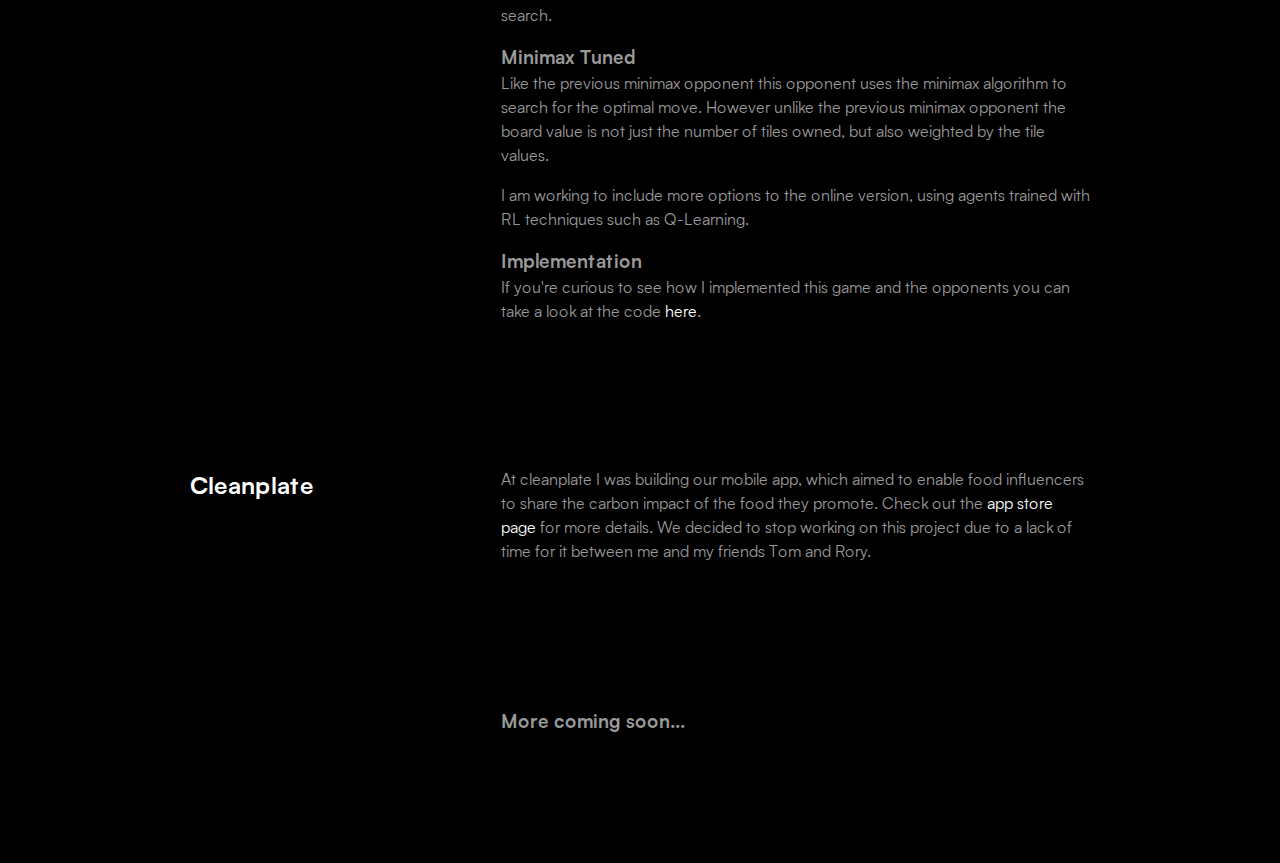
<file: projects.html>
<!-- Made by Alan Long (https://alanlong.design/) & Daniel Long (INSERT_URL) 2022 s-->
<!DOCTYPE html>
<html lang="en">
<head>
  <meta charset="utf-8">
  <meta name="viewport" content="width=device-width, initial-scale=1">

  <title>daniellong.co</title>
  <meta name="description" content="I'm a quantum research scientist looking for positions in the interface between the theory and physical realisation of superconducting qubits.">
  <meta name="author" content="Daniel Long">

  <link rel="apple-touch-icon" sizes="180x180" href="images/apple-touch-icon.png">
  <link rel="icon" type="image/png" sizes="32x32" href="images/favicon-32x32.png">
  <link rel="icon" type="image/png" sizes="16x16" href="images/favicon-16x16.png">
  <link rel="manifest" href="/site.webmanifest">
  <link rel="mask-icon" href="images/safari-pinned-tab.svg" color="#1A1715">
  <meta name="msapplication-TileColor" content="#1A1715">
  <meta name="theme-color" content="#1A1715">

  <meta property="og:title" content="Daniel Long">
  <meta property="og:type" content="website">
  <meta property="og:url" content="https://daniellong.co">
  <meta property="og:description" content="I'm a quantum research scientist looking for positions in the interface between the theory and physical realisation of superconducting qubits.">

  <link rel="stylesheet" href="main.css">
</head>

<body>
  <div class="menu">
    <script>
      function toggleMenu() {
        const menuLinks = document.querySelector('.menu-links');
        menuLinks.classList.toggle('active');
      }
    </script>
    <div class="burger-icon" onclick="toggleMenu()">&#9776;</div>

    <div class="menu-links">
      <a href="index.html" class="button">
        <h2>About</h2>
      </a>
      <a href="projects.html" class="button">
        <h2>Projects</h2>
      </a>
      <a href="reading.html" class="button">
        <h2>Reading</h2>
      </a>
      <a href="gallery.html" class="button">
        <h2>Gallery</h2>
      </a>
    </div>
  </div>
  <main>
    <section>
      <div class="">
        <h1><a href="https://github.com/Dan5762/character-language-models/tree/main/markov-chains" target="_blank">Character Markov Chain</a></h1>
      </div>
      <div class="content">
        <div>
          <img src="projects/character-language-models/markov_visualization.png" alt="Markov Chain Visualisation" style="max-width: 100%; height: auto;">
        </div>
        <p>This character level Markov chain generates text in the style of "The Picture of Dorian Gray" by Oscar Wilde. The model is trained by calculating the transition probabilities seen within the text and then is used to generate new text by randomly sampling the next character based on the transition probabilities from the previous character sequence. You can check out the code for this project <a href="https://github.com/Dan5762/character-language-models/tree/main/markov-chains" target="_blank">here</a>.</p>
      </div>
    </section>
    <section>
      <div class="">
        <h1><a href="https://github.com/Dan5762/ticket-to-ride" target="_blank">Ticket to Ride AI</a></h1>
      </div>
      <div class="content">
        <div>
          <img src="projects/ticket-to-ride-ai/game_replay.gif" alt="Ticket to Ride AI Animation" style="max-width: 100%; height: auto;">
        </div>
        <p>I put together this <a href="https://en.wikipedia.org/wiki/Ticket_to_Ride_(board_game)" target="_blank">ticket to ride</a> simulation to explore the game and develop an AI to play it. The game is played by selecting routes between cities and collecting the corresponding coloured train cards to claim the route. The game is won by having the most points at the end of the game. You can check out the code for simulating the game <a href="https://github.com/Dan5762/ticket-to-ride" target="_blank">here</a>.</p>
      </div>
    </section>
    <section>
      <div class="">
        <h1><a href="https://snnbenchmarks.com" target="_blank">SNN Benchmarks</a></h1>
      </div>
      <div class="content">
        <div>
          <img src="projects/snnbench/screenshot.png" alt="SNN Benchmarks Screenshot" style="max-width: 100%; height: auto;">
        </div>
        <p>I made this <a href="https://snnbenchmarks.com" target="_blank">site</a> to track Spiking Neural Network (SNN) Benchmarks using results from leading research papers. This project is maintained by myself and was conceived of from finding a lack of such a comparison tool whilst I explored this field.</p>
      </div>
    </section>
    <section>
      <div class="">
        <h1><a href="https://github.com/Dan5762/ask-app" target="_blank">Ask LLMs</a></h1>
      </div>
      <div class="content">
        <div>
          <img src="projects/ask/demo.gif" alt="Ask LLMs Demo" style="max-width: 100%; height: auto;">
        </div>
        <p><a href="https://github.com/Dan5762/ask-app" target="_blank">Ask LLMs</a> was a small project I started to explore a forum style interface for asking questions to a large language model. The thinking was that often when trying to find the answer to a specific question I find forums the most useful. This is because I can skim read the answers and quickly find the one which answers the aspect of the question which I am most interested in. The typical LLM interface is a single multi-paragraph answer, meaning that the question needs to be well composed to get the answer you are looking for. This project is a minimal implementation of this interface. It can be run locally following the instructions in the <a href="https://github.com/Dan5762/ask-app?tab=readme-ov-file#local-setup" target="_blank">repository</a>. If anyone has any thoughts on how to improve this project I would love to hear them, also feel free to fork it and develop the idea further!</p>
      </div>
    </section>
    <section>
      <div class="">
        <h1>Othello Bot</h1>
      </div>
      <div class="content">
        <div>
          <h3>Introduction</h3>
          <p>I've always enjoyed othello, so I figured it would be a great game to apply various ML algorithms to, from a simple greedy search algorithm to training a reinforcement learning (RL) agent.</p>
          
          <h3>Othello Rules</h3>
          <p>The game starts with four discs placed in the center of the board in a square pattern. Each player takes turns placing a disc of their color on the board. A move is valid if it captures at least one of the opponent's discs. Capturing is done by trapping one or more of the opponent's discs between the disc just placed and another disc of the current player's color. The captured discs are then flipped to the current player's color. The game ends when neither player can make a valid move. The player with the most discs of their color on the board at the end of the game wins.</p>
          
          <h3>Play the game</h3>
          <p>In the javascript game below you can play against the following five different algorithms of increasing complexity</p>
          
          <canvas id="myCanvas" width="480" height="480"></canvas>
          <br/>
          <label>Choose an opponent: </label>
          <select name="agents" id="agents" class="select-othello-opponent" >
            <option value="random">Random</option>
            <option value="greedy">Greedy</option>
            <option value="greedy tuned" selected>Greedy Tuned</option>
            <option value="minimax" selected>Minimax</option>
            <option value="minimax tuned" selected>Minimax Tuned</option>
          </select>
          <br/>
          <script src="projects/othello/main.js"></script>

          <h3>Random Choice</h3>
          <p>As the name suggests this opponent uses random choices to select its move, don't expect any impressive play here.</p>
          <h3>Greedy</h3>
          <p>This greedy opponent chooses the move which flips the most tiles. Whilst tempting, this sort of short term thinking also won't lead to very impressive play.</p>
          <h3>Greedy Tuned</h3>
          <p>Like the previous greedy opponent this algorithm seeks to maximise the immediate board state. However unlike the previous greedy opponent the immediate board state is combined with additional bonuses for certain strategic tiles. This weights in favour of edges and corners, whilst down weighting tiles adjacent to edges.</p>
          <h3>Minimax</h3>
          <p>The minimax is a tree search algorithm that explores all possible sequences, up to some pre-defined depth. The name arises from the definition of the optimal move as the maximised value relative to the players choice and minimised relative to the opponent's actions. The depth here is set to 4, you will notice that even this relatively shallow search becomes very computationally demanding. More efficient searches exist with algorithms such as alpha-beta pruning and principal variation search.</p>
          <h3>Minimax Tuned</h3>
          <p>Like the previous minimax opponent this opponent uses the minimax algorithm to search for the optimal move. However unlike the previous minimax opponent the board value is not just the number of tiles owned, but also weighted by the tile values.</p>
          <p>I am working to include more options to the online version, using agents trained with RL techniques such as Q-Learning.</p>

          <h3>Implementation</h3>
          <p>If you're curious to see how I implemented this game and the opponents you can take a look at the code <a href="https://github.com/Dan5762/personal_site_v2/blob/main/projects/othello/main.js" target="_blank">here</a>.</p>
        </div>
      </div>
    </section>
    <section>
      <div class="">
        <h1>Cleanplate</h1>
      </div>
      <div class="content">
        <p>At cleanplate I was building our mobile app, which aimed to enable food influencers to share the carbon impact of the food they promote. Check out the <a href="https://apps.apple.com/tj/app/cleanplate/id1573742155?platform=iphone" target="_blank">app store page</a> for more details. We decided to stop working on this project due to a lack of time for it between me and my friends Tom and Rory.</p>
      </div>
    </section>
    <section>
      <div class=""></div>
      <div class="content">
        <h3>More coming soon...</h3>
      </div>
    </section>
    
  </main>
</body>
<div class="footer">
  <div class="footer--icons">
    <a href="https://github.com/Dan5762" target="_blank" ><img src="images/icons/github.svg" alt="github" width=30 height=30></a>
    <a href="https://www.linkedin.com/in/daniel-long-724b21171/" target="_blank" ><img src="images/icons/linkedin.svg" alt="linkedin" width=30 height=30></a>
    <a href="https://soundcloud.com/daniel-long-602574572" target="_blank" ><img src="images/icons/soundcloud.svg" alt="soundcloud" width=30 height=30></a>
  </div>
</div>
</file>
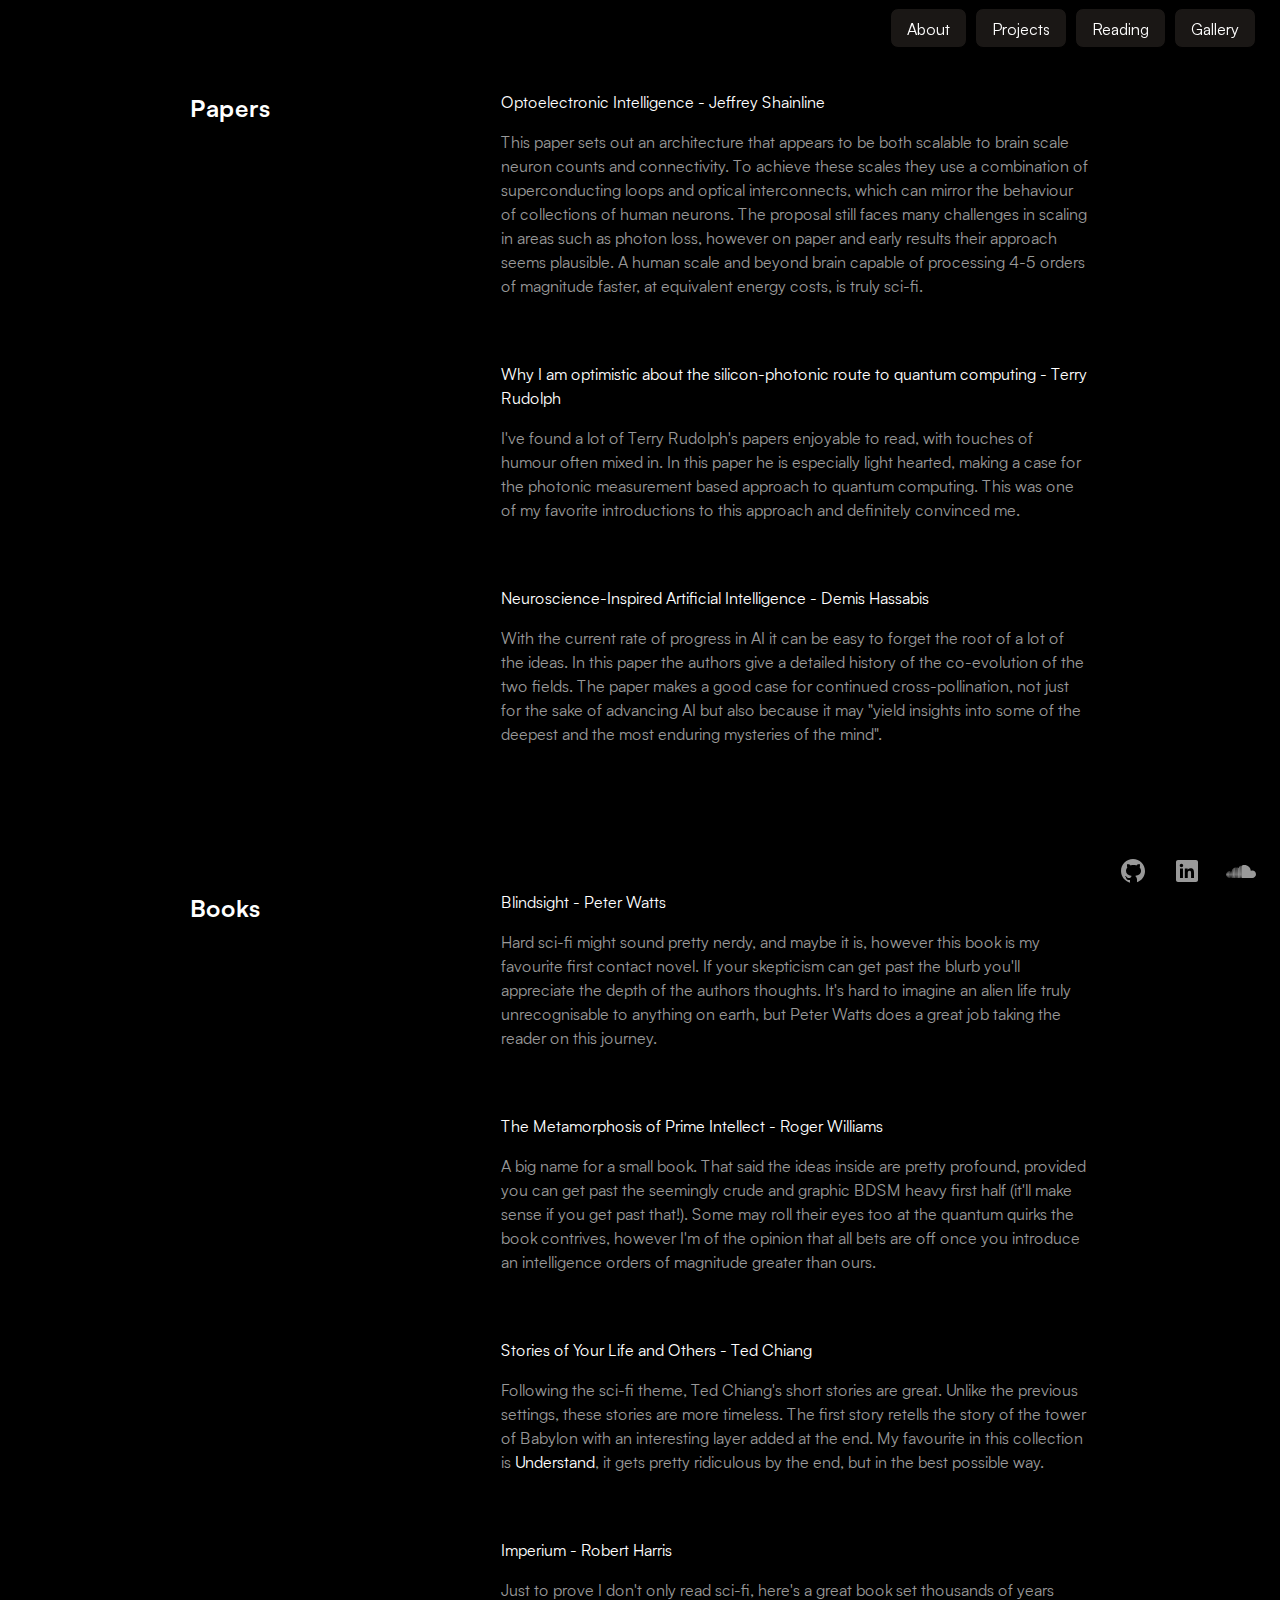
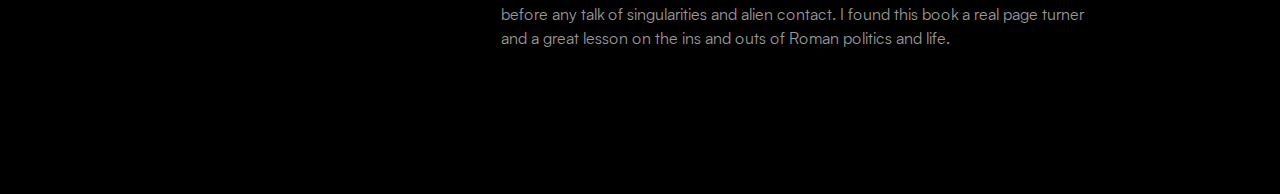
<file: reading.html>
<!-- Made by Alan Long (https://alanlong.design/) & Daniel Long (INSERT_URL) 2022 s-->
<!DOCTYPE html>
<html lang="en">
<head>
  <meta charset="utf-8">
  <meta name="viewport" content="width=device-width, initial-scale=1">

  <title>daniellong.co</title>
  <meta name="description" content="I'm a quantum research scientist looking for positions in the interface between the theory and physical realisation of superconducting qubits.">
  <meta name="author" content="Daniel Long">

  <link rel="apple-touch-icon" sizes="180x180" href="images/apple-touch-icon.png">
  <link rel="icon" type="image/png" sizes="32x32" href="images/favicon-32x32.png">
  <link rel="icon" type="image/png" sizes="16x16" href="images/favicon-16x16.png">
  <link rel="manifest" href="/site.webmanifest">
  <link rel="mask-icon" href="images/safari-pinned-tab.svg" color="#1A1715">
  <meta name="msapplication-TileColor" content="#1A1715">
  <meta name="theme-color" content="#1A1715">

  <meta property="og:title" content="Daniel Long">
  <meta property="og:type" content="website">
  <meta property="og:url" content="https://daniellong.co">
  <meta property="og:description" content="I'm a quantum research scientist looking for positions in the interface between the theory and physical realisation of superconducting qubits.">

  <link rel="stylesheet" href="main.css">
</head>

<body>
  <div class="menu">
    <script>
      function toggleMenu() {
        const menuLinks = document.querySelector('.menu-links');
        menuLinks.classList.toggle('active');
      }
    </script>
    <div class="burger-icon" onclick="toggleMenu()">&#9776;</div>

    <div class="menu-links">
      <a href="index.html" class="button">
        <h2>About</h2>
      </a>
      <a href="projects.html" class="button">
        <h2>Projects</h2>
      </a>
      <a href="reading.html" class="button">
        <h2>Reading</h2>
      </a>
      <a href="gallery.html" class="button">
        <h2>Gallery</h2>
      </a>
    </div>
  </div>
  <main>
    <section>
      <div class="">
        <h1>Papers</h1>
      </div>
      <div class="content">
        <div>
          <h2><a href="https://www.nist.gov/publications/optoelectronic-intelligence" target="_blank">Optoelectronic Intelligence</a> - <a href="http://www.shainline.net/" target="_blank">Jeffrey Shainline</a></h2>
          <p>This paper sets out an architecture that appears to be both scalable to brain scale neuron counts and connectivity. To achieve these scales they use a combination of superconducting loops and optical interconnects, which can mirror the behaviour of collections of human neurons. The proposal still faces many challenges in scaling in areas such as photon loss, however on paper and early results their approach seems plausible. A human scale and beyond brain capable of processing 4-5 orders of magnitude faster, at equivalent energy costs, is truly sci-fi.</p>
        </div>
        <div>
          <h2><a href="https://arxiv.org/abs/1607.08535" target="_blank">Why I am optimistic about the silicon-photonic route to quantum computing</a> - <a href="https://www.qisforquantum.org/about-the-author" target="_blank">Terry Rudolph</a></h2>
          <p>I've found a lot of Terry Rudolph's papers enjoyable to read, with touches of humour often mixed in. In this paper he is especially light hearted, making a case for the photonic measurement based approach to quantum computing. This was one of my favorite introductions to this approach and definitely convinced me.</p>
        </div>
        <div>
          <h2><a href="https://www.cell.com/fulltext/S0896-6273(17)30509-3" target="_blank">Neuroscience-Inspired Artificial Intelligence</a> - <a href="https://en.wikipedia.org/wiki/Demis_Hassabis" target="_blank">Demis Hassabis</a></h2>
          <p>With the current rate of progress in AI it can be easy to forget the root of a lot of the ideas. In this paper the authors give a detailed history of the co-evolution of the two fields. The paper makes a good case for continued cross-pollination, not just for the sake of advancing AI but also because it may "yield insights into some of the deepest and the most enduring mysteries of the mind".</p>
        </div>
      </div>
    </section>
    <section>
      <div class="">
        <h1>Books</h1>
      </div>
      <div class="content">
        <div>
          <h2><a href="https://en.wikipedia.org/wiki/Blindsight_(Watts_novel)" target="_blank">Blindsight</a> - <a href="https://en.wikipedia.org/wiki/Peter_Watts_(author)" target="_blank">Peter Watts</a></h2>
          <p>Hard sci-fi might sound pretty nerdy, and maybe it is, however this book is my favourite first contact novel. If your skepticism can get past the blurb you'll appreciate the depth of the authors thoughts. It's hard to imagine an alien life truly unrecognisable to anything on earth, but Peter Watts does a great job taking the reader on this journey.</p>
        </div>
        <div>
          <h2><a href="http://localroger.com/prime-intellect/" target="_blank">The Metamorphosis of Prime Intellect</a> - <a href="https://en.wikipedia.org/wiki/The_Metamorphosis_of_Prime_Intellect" target="_blank">Roger Williams</a></h2>
          <p>A big name for a small book. That said the ideas inside are pretty profound, provided you can get past the seemingly crude and graphic BDSM heavy first half (it'll make sense if you get past that!). Some may roll their eyes too at the quantum quirks the book contrives, however I'm of the opinion that all bets are off once you introduce an intelligence orders of magnitude greater than ours.</p>
        </div>
        <div>
          <h2><a href="https://en.wikipedia.org/wiki/Stories_of_Your_Life_and_Others" target="_blank">Stories of Your Life and Others</a> - <a href="https://en.wikipedia.org/wiki/Ted_Chiang" target="_blank">Ted Chiang</a></h2>
          <p>Following the sci-fi theme, Ted Chiang's short stories are great. Unlike the previous settings, these stories are more timeless. The first story retells the story of the tower of Babylon with an interesting layer added at the end. My favourite in this collection is <a href="https://en.wikipedia.org/wiki/Understand_(story)" target="_blank">Understand</a>, it gets pretty ridiculous by the end, but in the best possible way.</p>
        </div>
        <div>
          <h2><a href="https://en.wikipedia.org/wiki/Imperium_(Harris_novel)" target="_blank">Imperium</a> - <a href="https://en.wikipedia.org/wiki/Robert_Harris_(novelist)" target="_blank">Robert Harris</a></h2>
          <p>Just to prove I don't only read sci-fi, here's a great book set thousands of years before any talk of singularities and alien contact. I found this book a real page turner and a great lesson on the ins and outs of Roman politics and life.</p>
        </div>
      </div>
    </section>
  </main>
</body>
<div class="footer">
  <div class="footer--icons">
    <a href="https://github.com/Dan5762" target="_blank" ><img src="images/icons/github.svg" alt="github" width=30 height=30></a>
    <a href="https://www.linkedin.com/in/daniel-long-724b21171/" target="_blank" ><img src="images/icons/linkedin.svg" alt="linkedin" width=30 height=30></a>
    <a href="https://soundcloud.com/daniel-long-602574572" target="_blank" ><img src="images/icons/soundcloud.svg" alt="soundcloud" width=30 height=30></a>
  </div>
</div>
</file>
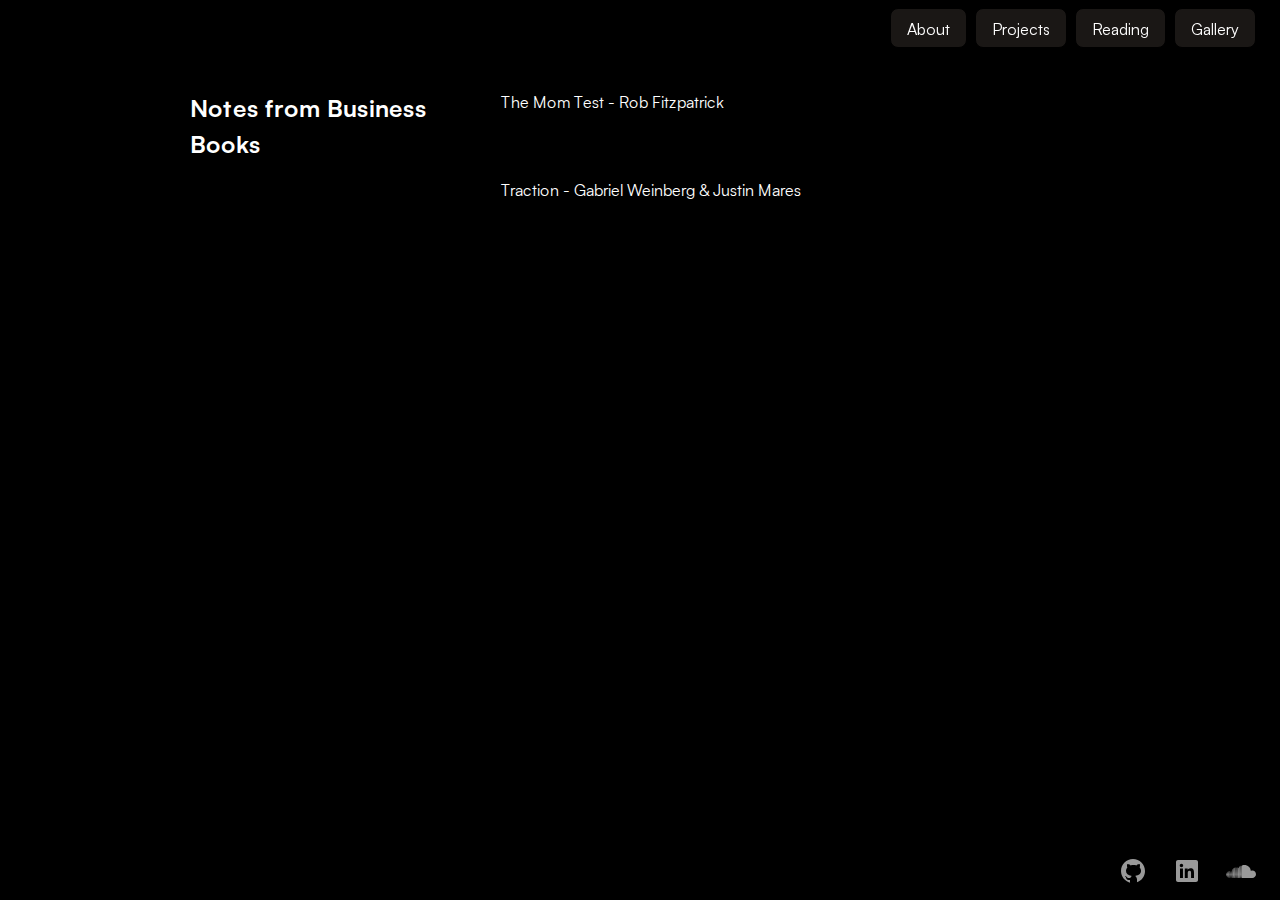
<file: writing.html>
<!-- Made by Alan Long (https://alanlong.design/) & Daniel Long (INSERT_URL) 2022 s-->
<!DOCTYPE html>
<html lang="en">
<head>
  <meta charset="utf-8">
  <meta name="viewport" content="width=device-width, initial-scale=1">

  <title>daniellong.co</title>
  <meta name="description" content="I'm a quantum research scientist looking for positions in the interface between the theory and physical realisation of superconducting qubits.">
  <meta name="author" content="Daniel Long">

  <link rel="apple-touch-icon" sizes="180x180" href="images/apple-touch-icon.png">
  <link rel="icon" type="image/png" sizes="32x32" href="images/favicon-32x32.png">
  <link rel="icon" type="image/png" sizes="16x16" href="images/favicon-16x16.png">
  <link rel="manifest" href="/site.webmanifest">
  <link rel="mask-icon" href="images/safari-pinned-tab.svg" color="#1A1715">
  <meta name="msapplication-TileColor" content="#1A1715">
  <meta name="theme-color" content="#1A1715">

  <meta property="og:title" content="Daniel Long">
  <meta property="og:type" content="website">
  <meta property="og:url" content="https://daniellong.co">
  <meta property="og:description" content="I'm a quantum research scientist looking for positions in the interface between the theory and physical realisation of superconducting qubits.">

  <link rel="stylesheet" href="main.css">
</head>

<body>
  <div class="menu">
    <script>
      function toggleMenu() {
        const menuLinks = document.querySelector('.menu-links');
        menuLinks.classList.toggle('active');
      }
    </script>
    <div class="burger-icon" onclick="toggleMenu()">&#9776;</div>

    <div class="menu-links">
      <a href="index.html" class="button">
        <h2>About</h2>
      </a>
      <a href="projects.html" class="button">
        <h2>Projects</h2>
      </a>
      <a href="reading.html" class="button">
        <h2>Reading</h2>
      </a>
      <a href="gallery.html" class="button">
        <h2>Gallery</h2>
      </a>
    </div>
  </div>
  <main>
    <section>
      <div class="">
        <h1>Notes from Business Books</h1>
      </div>
      <div class="content">
        <div>
          <h2><a href="https://www.momtestbook.com/" target="_blank">The Mom Test</a> - <a href="https://www.robfitz.com/" target="_blank">Rob Fitzpatrick</a></h2>
          <p></p>
        </div>
        <div>
          <h2><a href="https://www.amazon.co.uk/Traction-Startup-Achieve-Explosive-Customer/dp/1591848369" target="_blank">Traction</a> - <a href="https://www.linkedin.com/in/yegg13/" target="_blank">Gabriel Weinberg</a> & <a href="https://justinmares.com/" target="_blank">Justin Mares</a></h2>
          <p></p>
        </div>
      </div>
    </section>
  </main>
</body>
<div class="footer">
  <div class="footer--icons">
    <a href="https://github.com/Dan5762" target="_blank" ><img src="images/icons/github.svg" alt="github" width=30 height=30></a>
    <a href="https://www.linkedin.com/in/daniel-long-724b21171/" target="_blank" ><img src="images/icons/linkedin.svg" alt="linkedin" width=30 height=30></a>
    <a href="https://soundcloud.com/daniel-long-602574572" target="_blank" ><img src="images/icons/soundcloud.svg" alt="soundcloud" width=30 height=30></a>
  </div>
</div>
</file>
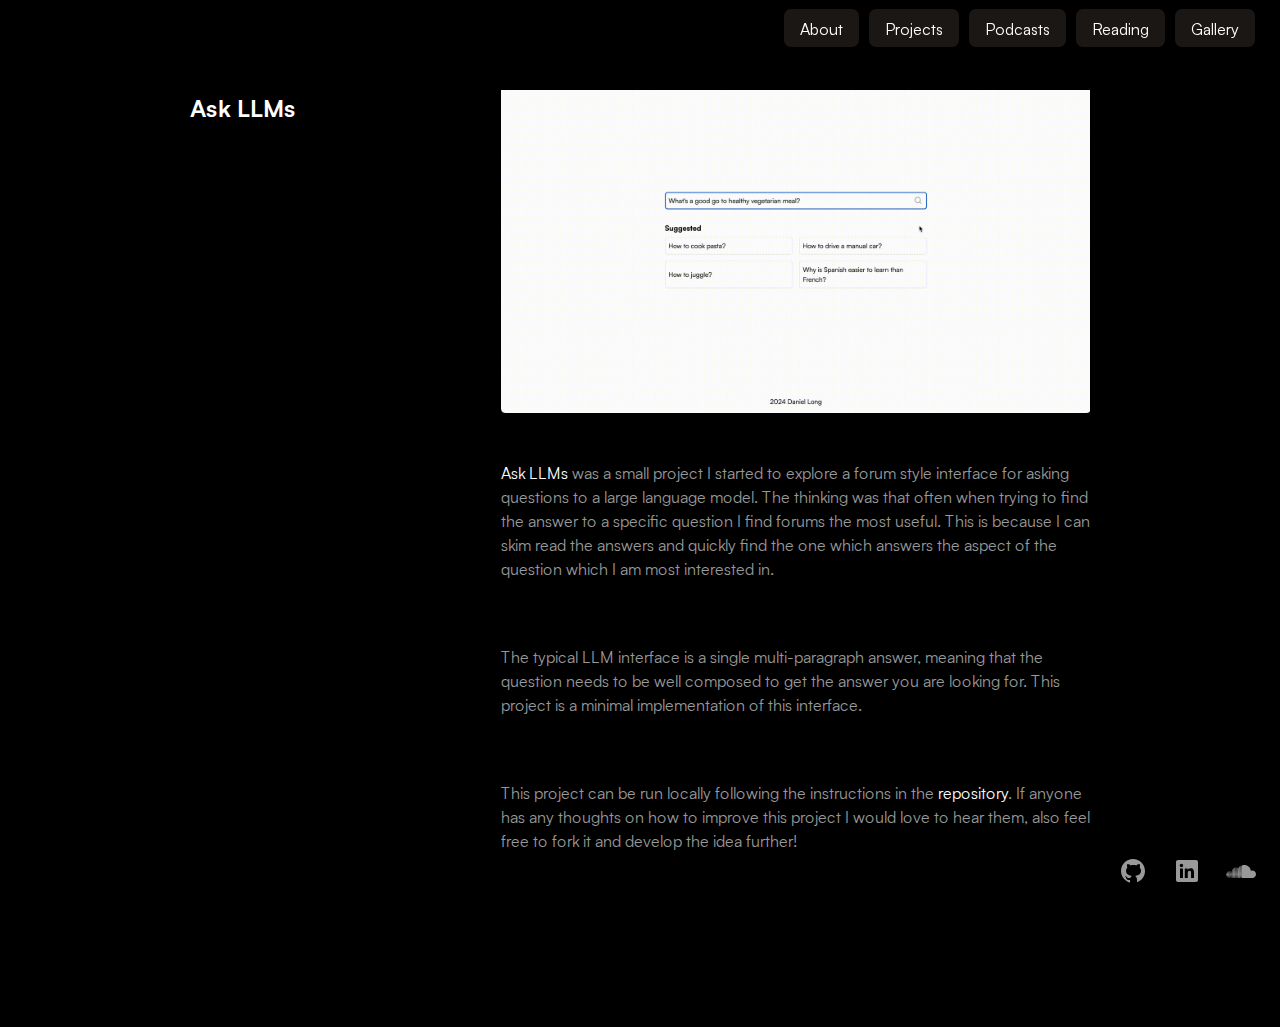
<file: projects/ask-llms.html>
<!-- Made by Alan Long (https://alanlong.design/) & Daniel Long (INSERT_URL) 2022 s-->
<!DOCTYPE html>
<html lang="en">
<head>
  <meta charset="utf-8">
  <meta name="viewport" content="width=device-width, initial-scale=1">

  <title>Ask LLMs - Daniel Long</title>
  <meta name="description" content="A forum style interface for asking questions to a large language model.">
  <meta name="author" content="Daniel Long">

  <link rel="apple-touch-icon" sizes="180x180" href="../assets/images/apple-touch-icon.png">
  <link rel="icon" type="image/png" sizes="32x32" href="../assets/images/favicon-32x32.png">
  <link rel="icon" type="image/png" sizes="16x16" href="../assets/images/favicon-16x16.png">
  <link rel="manifest" href="../site.webmanifest">
  <link rel="mask-icon" href="../assets/images/safari-pinned-tab.svg" color="#1A1715">
  <meta name="msapplication-TileColor" content="#1A1715">
  <meta name="theme-color" content="#1A1715">

  <meta property="og:title" content="Ask LLMs - Daniel Long">
  <meta property="og:type" content="website">
  <meta property="og:url" content="https://daniellong.co">
  <meta property="og:description" content="A forum style interface for asking questions to a large language model.">

  <link rel="stylesheet" href="../main.css">
  <script src="../assets/js/analytics.js"></script>
  <script src="../assets/js/cursor-effect.js"></script>
  <script src="../assets/js/menu.js"></script>
</head>

<body>
  <div class="menu" id="menu-container">
    <!-- Menu will be loaded by JavaScript -->
  </div>
  <main>
    <section>
      <div class="">
        <h1><a href="https://github.com/Dan5762/ask-app" target="_blank">Ask LLMs</a></h1>
      </div>
      <div class="content">
        <img src="../assets/projects/ask/demo.gif" alt="Ask LLMs Demo" style="max-width: 100%; height: auto;">
        
        <p><a href="https://github.com/Dan5762/ask-app" target="_blank">Ask LLMs</a> was a small project I started to explore a forum style interface for asking questions to a large language model. The thinking was that often when trying to find the answer to a specific question I find forums the most useful. This is because I can skim read the answers and quickly find the one which answers the aspect of the question which I am most interested in.</p>
        <p>The typical LLM interface is a single multi-paragraph answer, meaning that the question needs to be well composed to get the answer you are looking for. This project is a minimal implementation of this interface.</p>        
        <p>This project can be run locally following the instructions in the <a href="https://github.com/Dan5762/ask-app?tab=readme-ov-file#local-setup" target="_blank">repository</a>. If anyone has any thoughts on how to improve this project I would love to hear them, also feel free to fork it and develop the idea further!</p>
      </div>
    </section>
  </main>
</body>
<div class="footer">
  <div class="footer--icons">
    <a href="https://github.com/Dan5762" target="_blank" ><img src="../assets/images/icons/github.svg" alt="github" width=30 height=30></a>
    <a href="https://www.linkedin.com/in/daniel-long-724b21171/" target="_blank" ><img src="../assets/images/icons/linkedin.svg" alt="linkedin" width=30 height=30></a>
    <a href="https://soundcloud.com/daniel-long-602574572" target="_blank" ><img src="../assets/images/icons/soundcloud.svg" alt="soundcloud" width=30 height=30></a>
  </div>
</div>
</html>
</file>
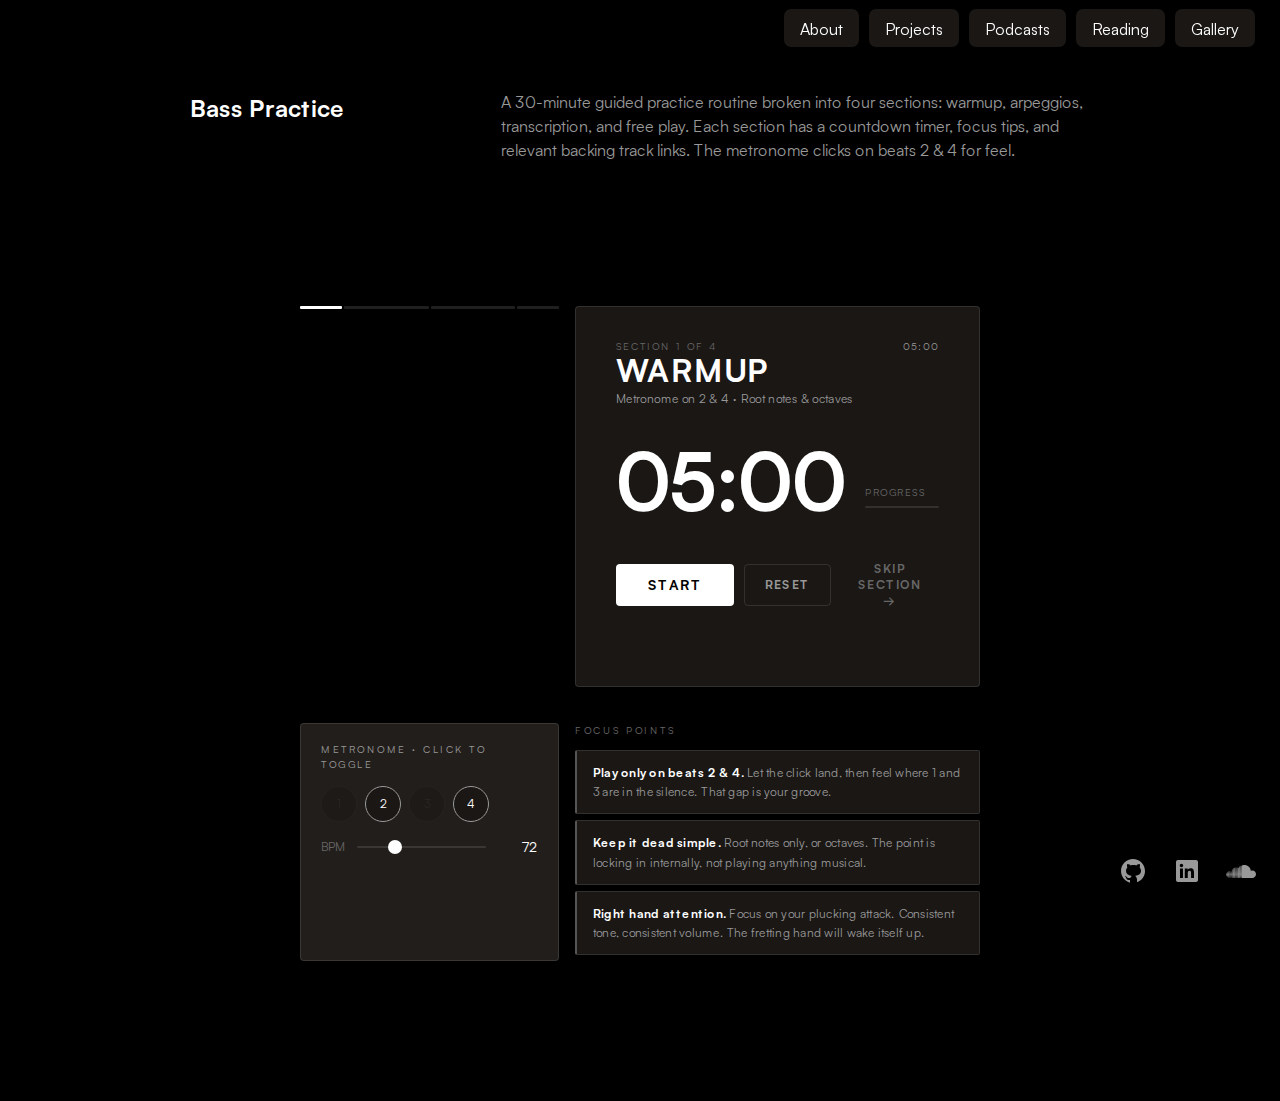
<file: projects/bass-practice.html>
<!-- Made by Alan Long (https://alanlong.design/) & Daniel Long (INSERT_URL) 2022 s-->
<!DOCTYPE html>
<html lang="en">
<head>
  <meta charset="utf-8">
  <meta name="viewport" content="width=device-width, initial-scale=1">

  <title>Bass Practice - Daniel Long</title>
  <meta name="description" content="A 30-minute guided bass practice routine with timer, metronome, and focus tips.">
  <meta name="author" content="Daniel Long">

  <link rel="apple-touch-icon" sizes="180x180" href="../assets/images/apple-touch-icon.png">
  <link rel="icon" type="image/png" sizes="32x32" href="../assets/images/favicon-32x32.png">
  <link rel="icon" type="image/png" sizes="16x16" href="../assets/images/favicon-16x16.png">
  <link rel="manifest" href="../site.webmanifest">
  <link rel="mask-icon" href="../assets/images/safari-pinned-tab.svg" color="#1A1715">
  <meta name="msapplication-TileColor" content="#1A1715">
  <meta name="theme-color" content="#1A1715">

  <meta property="og:title" content="Bass Practice - Daniel Long">
  <meta property="og:type" content="website">
  <meta property="og:url" content="https://daniellong.co">
  <meta property="og:description" content="A 30-minute guided bass practice routine with timer, metronome, and focus tips.">

  <link rel="stylesheet" href="../main.css">
  <link rel="stylesheet" href="bass-practice.css">
  <script src="../assets/js/analytics.js"></script>
  <script src="../assets/js/cursor-effect.js"></script>
  <script src="../assets/js/menu.js"></script>
</head>

<body>
  <div class="menu" id="menu-container">
    <!-- Menu will be loaded by JavaScript -->
  </div>
  <main>
    <section>
      <div>
        <h1>Bass Practice</h1>
      </div>
      <div class="content">
        <p>A 30-minute guided practice routine broken into four sections: warmup, arpeggios, transcription, and free play. Each section has a countdown timer, focus tips, and relevant backing track links. The metronome clicks on beats 2 & 4 for feel.</p>
      </div>
    </section>

    <section class="bp-app">
      <div class="session-strip" id="sessionStrip"></div>

      <div class="timer-block" id="timerBlock">
        <div class="section-meta">
          <div>
            <div class="section-index" id="sectionIndex">Section 1 of 4</div>
            <div class="section-title" id="sectionTitle">Warmup</div>
            <div class="section-subtitle" id="sectionSubtitle">Metronome on 2 & 4 · Root notes & octaves</div>
          </div>
          <div class="section-duration" id="sectionDuration">05:00</div>
        </div>

        <div class="countdown-row">
          <div class="countdown" id="countdown">05:00</div>
          <div class="progress-bar-wrap">
            <div class="progress-label">Progress</div>
            <div class="progress-bar">
              <div class="progress-fill" id="progressFill" style="width:0%"></div>
            </div>
          </div>
        </div>

        <div class="bp-controls">
          <button class="btn-primary" id="playBtn" onclick="togglePlay()">Start Session</button>
          <button class="btn-secondary" id="resetBtn" onclick="resetSection()">Reset</button>
          <button class="btn-skip" id="skipBtn" onclick="nextSection()">Skip Section &rarr;</button>
        </div>
      </div>

      <div id="metronomePanel" class="metronome-panel">
        <div class="metro-header">
          <span class="metro-label">Metronome · click to toggle</span>
        </div>
        <div class="metro-beats" id="beatDots"></div>
        <div class="bpm-row">
          <span class="bpm-label">BPM</span>
          <input type="range" id="bpmSlider" min="40" max="160" value="72" oninput="updateBPM(this.value)">
          <span class="bpm-value" id="bpmDisplay">72</span>
        </div>
      </div>

      <div class="tips-panel" id="tipsPanel">
        <div class="tips-header">Focus Points</div>
        <div id="tipsList"></div>
      </div>

      <div class="links-panel" id="linksPanel">
        <div class="links-header" id="linksHeader"></div>
        <div class="link-grid" id="linksList"></div>
      </div>

      <!-- Done screen -->
      <div class="timer-block done-screen bp-hidden" id="doneScreen">
        <h2>Session Complete</h2>
        <p>30 minutes. That's the work done.</p>
        <div class="session-log" id="sessionLog"></div>
        <button class="btn-primary" onclick="restartSession()">Start Again</button>
      </div>
    </section>
  </main>
</body>
<div class="footer">
  <div class="footer--icons">
    <a href="https://github.com/Dan5762" target="_blank"><img src="../assets/images/icons/github.svg" alt="github" width="30" height="30"></a>
    <a href="https://www.linkedin.com/in/daniel-long-724b21171/" target="_blank"><img src="../assets/images/icons/linkedin.svg" alt="linkedin" width="30" height="30"></a>
    <a href="https://soundcloud.com/daniel-long-602574572" target="_blank"><img src="../assets/images/icons/soundcloud.svg" alt="soundcloud" width="30" height="30"></a>
  </div>
</div>

<script>
const SECTIONS = [
  {
    title: 'Warmup',
    subtitle: 'Metronome on 2 & 4 \u00b7 Root notes & octaves',
    duration: 5 * 60,
    metronome: true,
    tips: [
      '<strong>Play only on beats 2 & 4.</strong> Let the click land, then feel where 1 and 3 are in the silence. That gap is your groove.',
      '<strong>Keep it dead simple.</strong> Root notes only, or octaves. The point is locking in internally, not playing anything musical.',
      '<strong>Right hand attention.</strong> Focus on your plucking attack. Consistent tone, consistent volume. The fretting hand will wake itself up.',
    ],
    links: null,
    linksHeader: null,
  },
  {
    title: 'Arpeggios',
    subtitle: 'Chord tones over a backing track \u00b7 ii\u2013V\u2013I',
    duration: 10 * 60,
    metronome: true,
    tips: [
      '<strong>Chord tones are your target.</strong> Root, 3rd, 5th, 7th. Practice landing on each one confidently at any point in the bar.',
      '<strong>Voice lead between chords.</strong> Find the closest chord tone of the next chord instead of jumping back to the root. That\'s what makes walking lines flow.',
      '<strong>One position, then connect.</strong> Nail the arpeggio in one place on the neck first, then start linking positions.',
    ],
    linksHeader: 'Backing Tracks',
    links: [
      { label: 'Blues', title: 'Slow Blues in G', desc: '12-bar, 70bpm \u00b7 good for arpeggios', url: 'https://www.youtube.com/results?search_query=slow+blues+backing+track+bass+G+70bpm' },
      { label: 'Jazz', title: 'ii\u2013V\u2013I in C', desc: 'Classic progression \u00b7 walking bass', url: 'https://www.youtube.com/results?search_query=ii+V+I+jazz+backing+track+bass+C+major' },
      { label: 'Funk', title: 'Funk Groove 90bpm', desc: 'Pocket workout \u00b7 chord tones', url: 'https://www.youtube.com/results?search_query=funk+backing+track+bass+90bpm+Gm' },
      { label: 'iReal', title: 'iReal Pro App', desc: 'Generate any progression', url: 'https://irealpro.com/' },
    ],
  },
  {
    title: 'Transcription',
    subtitle: 'Learn by ear \u00b7 no looking it up',
    duration: 10 * 60,
    metronome: false,
    tips: [
      '<strong>4 to 8 bars max.</strong> Small and solid beats large and shaky. Get it note-perfect, then loop it until it\'s automatic.',
      '<strong>No tabs, no notation.</strong> The ear-to-hand connection is the whole point. Looking it up short-circuits the most important part.',
      '<strong>Sing it first.</strong> If you can\'t hum the line, you\'re not ready to play it. Pitch it in your head before you touch the bass.',
    ],
    linksHeader: 'Suggestions',
    links: [
      { label: 'Jamerson', title: 'What\'s Going On', desc: 'Marvin Gaye \u00b7 melodic & fluid', url: 'https://www.youtube.com/results?search_query=Marvin+Gaye+What%27s+Going+On+bass' },
      { label: 'Pino', title: 'Have a Little Faith', desc: 'Pino Palladino \u00b7 pocket & soul', url: 'https://www.youtube.com/results?search_query=Pino+Palladino+Have+a+Little+Faith+bass' },
      { label: 'Jaco', title: 'Continuum', desc: 'Jaco Pastorius \u00b7 lyrical fretless', url: 'https://www.youtube.com/results?search_query=Jaco+Pastorius+Continuum+bass' },
      { label: 'Any line', title: 'Browse Bass Lines', desc: 'Pick something you love', url: 'https://www.youtube.com/results?search_query=bass+line+isolated+slow+downed' },
    ],
  },
  {
    title: 'Free Play',
    subtitle: 'No goals \u00b7 use what you\'ve practised',
    duration: 5 * 60,
    metronome: false,
    tips: [
      '<strong>No agenda.</strong> This is where things consolidate. Play whatever comes naturally after the session.',
      '<strong>Try a walking line.</strong> Put on a backing track and see if the chord tones you drilled start appearing without thinking.',
      '<strong>Record yourself.</strong> Even just your phone. You\'ll hear things you can\'t feel in the moment.',
    ],
    linksHeader: 'Back It Up',
    links: [
      { label: 'Blues', title: 'Slow Blues Jam', desc: 'Relaxed \u00b7 lots of space', url: 'https://www.youtube.com/results?search_query=slow+blues+jam+backing+track+bass' },
      { label: 'Jazz', title: 'Easy Jazz Standards', desc: 'Autumn Leaves, Blue Bossa', url: 'https://www.youtube.com/results?search_query=autumn+leaves+jazz+backing+track+bass' },
      { label: 'Funk', title: 'Funk Jam', desc: 'Groove \u00b7 lock with the kick', url: 'https://www.youtube.com/results?search_query=funk+jam+backing+track+bass+slow' },
      { label: 'Soul', title: 'Soul / R&B Groove', desc: 'Walking lines welcome', url: 'https://www.youtube.com/results?search_query=soul+RnB+backing+track+bass' },
    ],
  }
];

let currentSection = 0;
let timeLeft = 0;
let totalTime = 0;
let timerInterval = null;
let running = false;

// Audio context for metronome
let audioCtx = null;
let metroTimeout = null;
let currentBeat = 0;
let bpm = 72;
let metroRunning = false;
// 0=off, 1=faint, 2=accented. Default: 1&3 off, 2&4 accented
let beatStates = [0, 2, 0, 2];

function getAudioCtx() {
  if (!audioCtx) audioCtx = new (window.AudioContext || window.webkitAudioContext)();
  return audioCtx;
}

function playClick(isAccent) {
  const ctx = getAudioCtx();
  const osc = ctx.createOscillator();
  const gain = ctx.createGain();
  osc.connect(gain);
  gain.connect(ctx.destination);
  osc.frequency.value = isAccent ? 1200 : 800;
  gain.gain.setValueAtTime(isAccent ? 0.35 : 0.12, ctx.currentTime);
  gain.gain.exponentialRampToValueAtTime(0.001, ctx.currentTime + 0.04);
  osc.start(ctx.currentTime);
  osc.stop(ctx.currentTime + 0.04);
}

function tickMetronome() {
  const section = SECTIONS[currentSection];
  if (!section.metronome || !metroRunning) return;

  const beatNum = currentBeat % 4;
  const state = beatStates[beatNum];

  // Update dot visuals
  const dots = document.querySelectorAll('.beat-dot');
  dots.forEach((d, i) => {
    d.classList.remove('active-beat');
    if (i === beatNum) d.classList.add('active-beat');
  });

  // Play sound based on state: 0=silent, 1=faint, 2=accented
  if (state === 1) playClick(false);
  else if (state === 2) playClick(true);

  currentBeat++;
  const interval = (60 / bpm) * 1000;
  metroTimeout = setTimeout(tickMetronome, interval);
}

function startMetronome() {
  stopMetronome();
  currentBeat = 0;
  metroRunning = true;
  tickMetronome();
}

function stopMetronome() {
  metroRunning = false;
  clearTimeout(metroTimeout);
  document.querySelectorAll('.beat-dot').forEach(d => d.classList.remove('active-beat'));
}

function updateBPM(val) {
  bpm = parseInt(val);
  document.getElementById('bpmDisplay').textContent = bpm;
  if (metroRunning) {
    stopMetronome();
    startMetronome();
  }
}

// Build strip
function buildStrip() {
  const strip = document.getElementById('sessionStrip');
  strip.innerHTML = '';
  SECTIONS.forEach((s, i) => {
    const el = document.createElement('div');
    el.className = 'strip-segment';
    el.style.flex = s.duration;
    el.onclick = () => { if (!running) jumpToSection(i); };
    if (i < currentSection) el.classList.add('done');
    if (i === currentSection) el.classList.add('active');
    strip.appendChild(el);
  });
}

function jumpToSection(i) {
  currentSection = i;
  loadSection();
}

function loadSection() {
  const s = SECTIONS[currentSection];
  timeLeft = s.duration;
  totalTime = s.duration;

  document.getElementById('sectionIndex').textContent = 'Section ' + (currentSection+1) + ' of ' + SECTIONS.length;
  document.getElementById('sectionTitle').textContent = s.title;
  document.getElementById('sectionSubtitle').textContent = s.subtitle;
  document.getElementById('sectionDuration').textContent = formatTime(s.duration);
  document.getElementById('countdown').textContent = formatTime(timeLeft);
  document.getElementById('countdown').className = 'countdown';
  document.getElementById('progressFill').style.width = '0%';

  document.getElementById('timerBlock').classList.remove('running');
  document.getElementById('playBtn').textContent = running ? 'Pause' : 'Start';

  // Metronome
  const mp = document.getElementById('metronomePanel');
  if (s.metronome) {
    mp.classList.remove('bp-hidden');
    buildBeatDots();
  } else {
    mp.classList.add('bp-hidden');
    stopMetronome();
  }

  // Tips
  const tl = document.getElementById('tipsList');
  tl.innerHTML = s.tips.map(t => '<div class="tip-item">' + t + '</div>').join('');

  // Links
  const lp = document.getElementById('linksPanel');
  const ll = document.getElementById('linksList');
  const lh = document.getElementById('linksHeader');
  if (s.links) {
    lp.classList.remove('bp-hidden');
    lh.textContent = s.linksHeader;
    ll.innerHTML = s.links.map(l =>
      '<a class="link-card" href="' + l.url + '" target="_blank">' +
        '<div class="link-card-label">' + l.label + '</div>' +
        '<div class="link-card-title">' + l.title + '</div>' +
        '<div class="link-card-desc">' + l.desc + '</div>' +
      '</a>'
    ).join('');
  } else {
    lp.classList.add('bp-hidden');
  }

  buildStrip();
}

function beatStateClass(state) {
  if (state === 0) return 'beat-off';
  if (state === 1) return 'beat-faint';
  return 'beat-accent';
}

function buildBeatDots() {
  const container = document.getElementById('beatDots');
  container.innerHTML = '';
  for (let i = 0; i < 4; i++) {
    const d = document.createElement('div');
    d.className = 'beat-dot ' + beatStateClass(beatStates[i]);
    d.textContent = i + 1;
    d.onclick = function() { cycleBeatState(i); };
    container.appendChild(d);
  }
}

function cycleBeatState(i) {
  beatStates[i] = (beatStates[i] + 1) % 3;
  const dots = document.querySelectorAll('.beat-dot');
  const d = dots[i];
  d.classList.remove('beat-off', 'beat-faint', 'beat-accent');
  d.classList.add(beatStateClass(beatStates[i]));
}


function formatTime(s) {
  const m = Math.floor(s / 60);
  const sec = s % 60;
  return String(m).padStart(2,'0') + ':' + String(sec).padStart(2,'0');
}

function togglePlay() {
  if (running) {
    pauseSession();
  } else {
    startSession();
  }
}

function startSession() {
  running = true;
  document.getElementById('playBtn').textContent = 'Pause';
  document.getElementById('timerBlock').classList.add('running');

  if (SECTIONS[currentSection].metronome) startMetronome();

  timerInterval = setInterval(function() {
    timeLeft--;
    updateDisplay();
    if (timeLeft <= 0) {
      clearInterval(timerInterval);
      sectionComplete();
    }
  }, 1000);
}

function pauseSession() {
  running = false;
  clearInterval(timerInterval);
  stopMetronome();
  document.getElementById('playBtn').textContent = 'Resume';
  document.getElementById('timerBlock').classList.remove('running');
}

function updateDisplay() {
  const cd = document.getElementById('countdown');
  cd.textContent = formatTime(timeLeft);
  if (timeLeft <= 30) cd.className = 'countdown urgent';
  else if (timeLeft <= 60) cd.className = 'countdown warning';
  else cd.className = 'countdown';

  const pct = ((totalTime - timeLeft) / totalTime) * 100;
  document.getElementById('progressFill').style.width = pct + '%';
}

function resetSection() {
  pauseSession();
  running = false;
  timeLeft = SECTIONS[currentSection].duration;
  document.getElementById('countdown').textContent = formatTime(timeLeft);
  document.getElementById('countdown').className = 'countdown';
  document.getElementById('progressFill').style.width = '0%';
  document.getElementById('playBtn').textContent = 'Start';
}

function sectionComplete() {
  stopMetronome();
  running = false;
  document.getElementById('timerBlock').classList.remove('running');

  if (currentSection < SECTIONS.length - 1) {
    currentSection++;
    loadSection();
    startSession();
  } else {
    showDoneScreen();
  }
}

function nextSection() {
  clearInterval(timerInterval);
  stopMetronome();
  running = false;
  if (currentSection < SECTIONS.length - 1) {
    currentSection++;
    loadSection();
  } else {
    showDoneScreen();
  }
}

function showDoneScreen() {
  document.getElementById('timerBlock').classList.add('bp-hidden');
  document.getElementById('metronomePanel').classList.add('bp-hidden');
  document.getElementById('tipsPanel').classList.add('bp-hidden');
  document.getElementById('linksPanel').classList.add('bp-hidden');
  document.getElementById('doneScreen').classList.remove('bp-hidden');

  const log = document.getElementById('sessionLog');
  log.innerHTML = SECTIONS.map(s =>
    '<div class="session-log-row">' +
      '<span class="name">' + s.title + '</span>' +
      '<span>' + formatTime(s.duration) + '</span>' +
      '<span class="tick">\u2713</span>' +
    '</div>'
  ).join('') +
  '<div class="session-log-row">' +
    '<span class="name" style="color:var(--bp-text)">Total</span>' +
    '<span style="color:var(--bp-text)">30:00</span>' +
    '<span></span>' +
  '</div>';

  buildStrip();
  document.querySelectorAll('.strip-segment').forEach(s => { s.classList.remove('active'); s.classList.add('done'); });
}

function restartSession() {
  currentSection = 0;
  running = false;
  document.getElementById('doneScreen').classList.add('bp-hidden');
  document.getElementById('timerBlock').classList.remove('bp-hidden');
  document.getElementById('tipsPanel').classList.remove('bp-hidden');
  loadSection();
}

// Init
buildBeatDots();
loadSection();
</script>
</html>
</file>
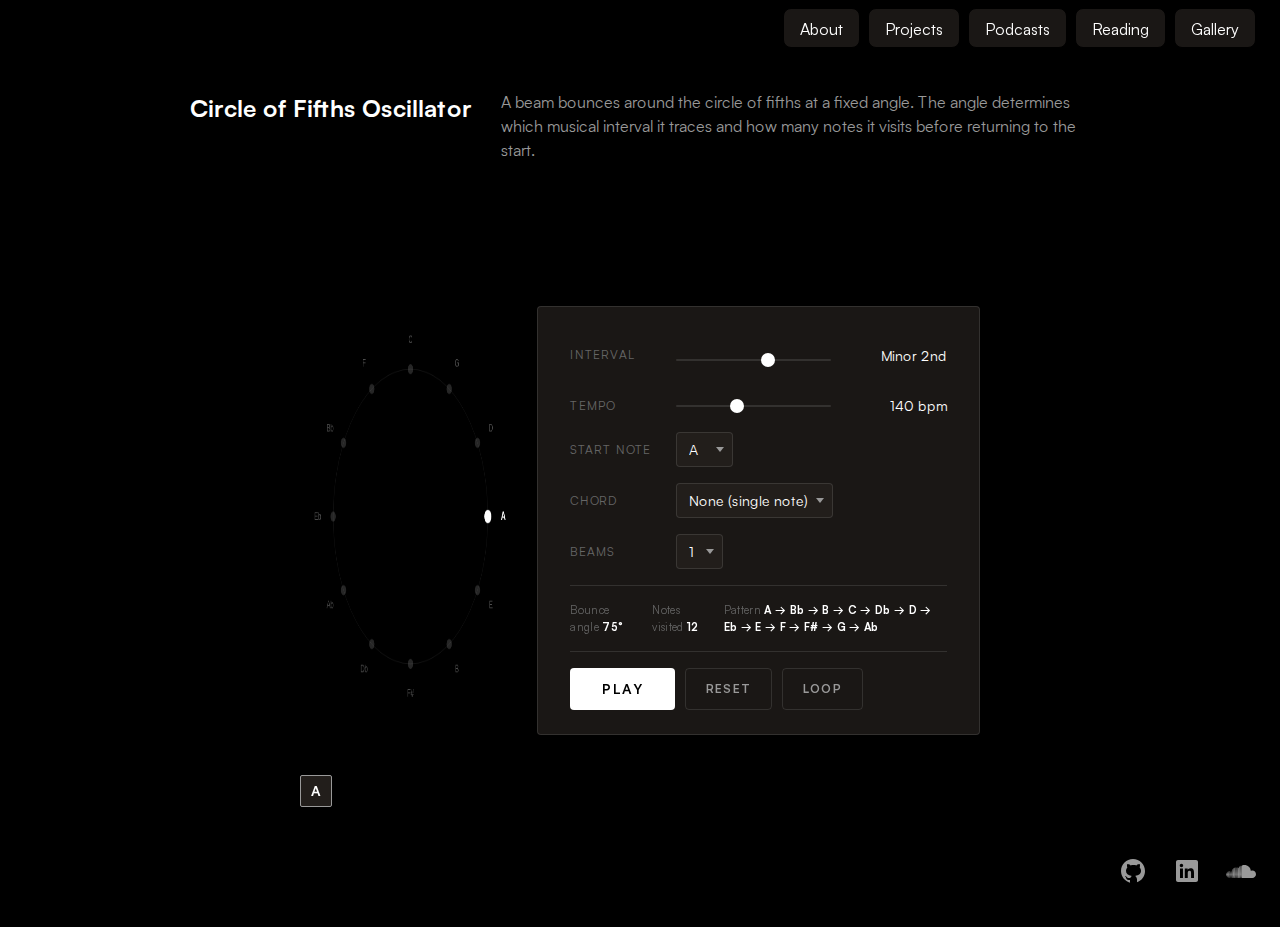
<file: projects/circle-of-fifths.html>
<!-- Made by Alan Long (https://alanlong.design/) & Daniel Long (INSERT_URL) 2022 s-->
<!DOCTYPE html>
<html lang="en">
<head>
  <meta charset="utf-8">
  <meta name="viewport" content="width=device-width, initial-scale=1">

  <title>Circle of Fifths Oscillator - Daniel Long</title>
  <meta name="description" content="Explore how a note bounces around the circle of fifths at different angles, creating musical intervals and star polygon patterns.">
  <meta name="author" content="Daniel Long">

  <link rel="apple-touch-icon" sizes="180x180" href="../assets/images/apple-touch-icon.png">
  <link rel="icon" type="image/png" sizes="32x32" href="../assets/images/favicon-32x32.png">
  <link rel="icon" type="image/png" sizes="16x16" href="../assets/images/favicon-16x16.png">
  <link rel="manifest" href="../site.webmanifest">
  <link rel="mask-icon" href="../assets/images/safari-pinned-tab.svg" color="#1A1715">
  <meta name="msapplication-TileColor" content="#1A1715">
  <meta name="theme-color" content="#1A1715">

  <meta property="og:title" content="Circle of Fifths Oscillator - Daniel Long">
  <meta property="og:type" content="website">
  <meta property="og:url" content="https://daniellong.co">
  <meta property="og:description" content="Explore how a note bounces around the circle of fifths at different angles, creating musical intervals and star polygon patterns.">

  <link rel="stylesheet" href="../main.css">
  <link rel="stylesheet" href="circle-of-fifths.css">
  <script src="../assets/js/cursor-effect.js"></script>
  <script src="../assets/js/menu.js"></script>
</head>

<body>
  <div class="menu" id="menu-container">
    <!-- Menu will be loaded by JavaScript -->
  </div>
  <main>
    <section>
      <div>
        <h1>Circle of Fifths Oscillator</h1>
      </div>
      <div class="content">
        <p>A beam bounces around the circle of fifths at a fixed angle. The angle determines which musical interval it traces and how many notes it visits before returning to the start.</p>
      </div>
    </section>

    <section class="cof-app">
      <div class="cof-canvas-wrap">
        <canvas id="cofCanvas" width="500" height="500"></canvas>
      </div>

      <div class="cof-controls">
        <div class="control-row">
          <span class="control-label">Interval</span>
          <div class="slider-ticks" id="stepSliderWrap">
            <input type="range" id="stepSlider" min="1" max="11" value="7" step="1">
          </div>
          <span class="control-value" id="intervalDisplay">Perfect 5th</span>
        </div>

        <div class="control-row">
          <span class="control-label">Tempo</span>
          <input type="range" id="tempoSlider" min="40" max="300" value="140">
          <span class="control-value" id="tempoDisplay">140 bpm</span>
        </div>

        <div class="control-row">
          <span class="control-label">Start note</span>
          <select id="startNoteSelect"></select>
        </div>

        <div class="control-row">
          <span class="control-label">Chord</span>
          <select id="chordSelect">
            <option value="none">None (single note)</option>
            <option value="major">Major</option>
            <option value="minor">Minor</option>
            <option value="dom7">Dominant 7th</option>
            <option value="maj7">Major 7th</option>
            <option value="min7">Minor 7th</option>
            <option value="sus4">Sus4</option>
            <option value="sus2">Sus2</option>
            <option value="dim">Diminished</option>
            <option value="aug">Augmented</option>
            <option value="power">Power (5th)</option>
          </select>
        </div>

        <div class="control-row">
          <span class="control-label">Beams</span>
          <select id="beamCountSelect">
            <option value="1" selected>1</option>
            <option value="2">2</option>
            <option value="3">3</option>
            <option value="4">4</option>
          </select>
        </div>

        <div class="cof-info-row">
          <span class="info-item">Bounce angle <strong id="angleDisplay">105°</strong></span>
          <span class="info-item">Notes visited <strong id="notesCountDisplay">12</strong></span>
          <span class="info-item">Pattern <strong id="patternDisplay">—</strong></span>
        </div>

        <div class="cof-buttons">
          <button class="btn-primary" id="playBtn">Play</button>
          <button class="btn-secondary" id="resetBtn">Reset</button>
          <button class="btn-secondary" id="loopBtn">Loop</button>
        </div>
      </div>

      <div class="cof-sequence" id="sequenceDisplay"></div>
    </section>
  </main>
</body>
<div class="footer">
  <div class="footer--icons">
    <a href="https://github.com/Dan5762" target="_blank"><img src="../assets/images/icons/github.svg" alt="github" width="30" height="30"></a>
    <a href="https://www.linkedin.com/in/daniel-long-724b21171/" target="_blank"><img src="../assets/images/icons/linkedin.svg" alt="linkedin" width="30" height="30"></a>
    <a href="https://soundcloud.com/daniel-long-602574572" target="_blank"><img src="../assets/images/icons/soundcloud.svg" alt="soundcloud" width="30" height="30"></a>
  </div>
</div>

<script src="../assets/projects/circle-of-fifths/main.js"></script>
</html>
</file>
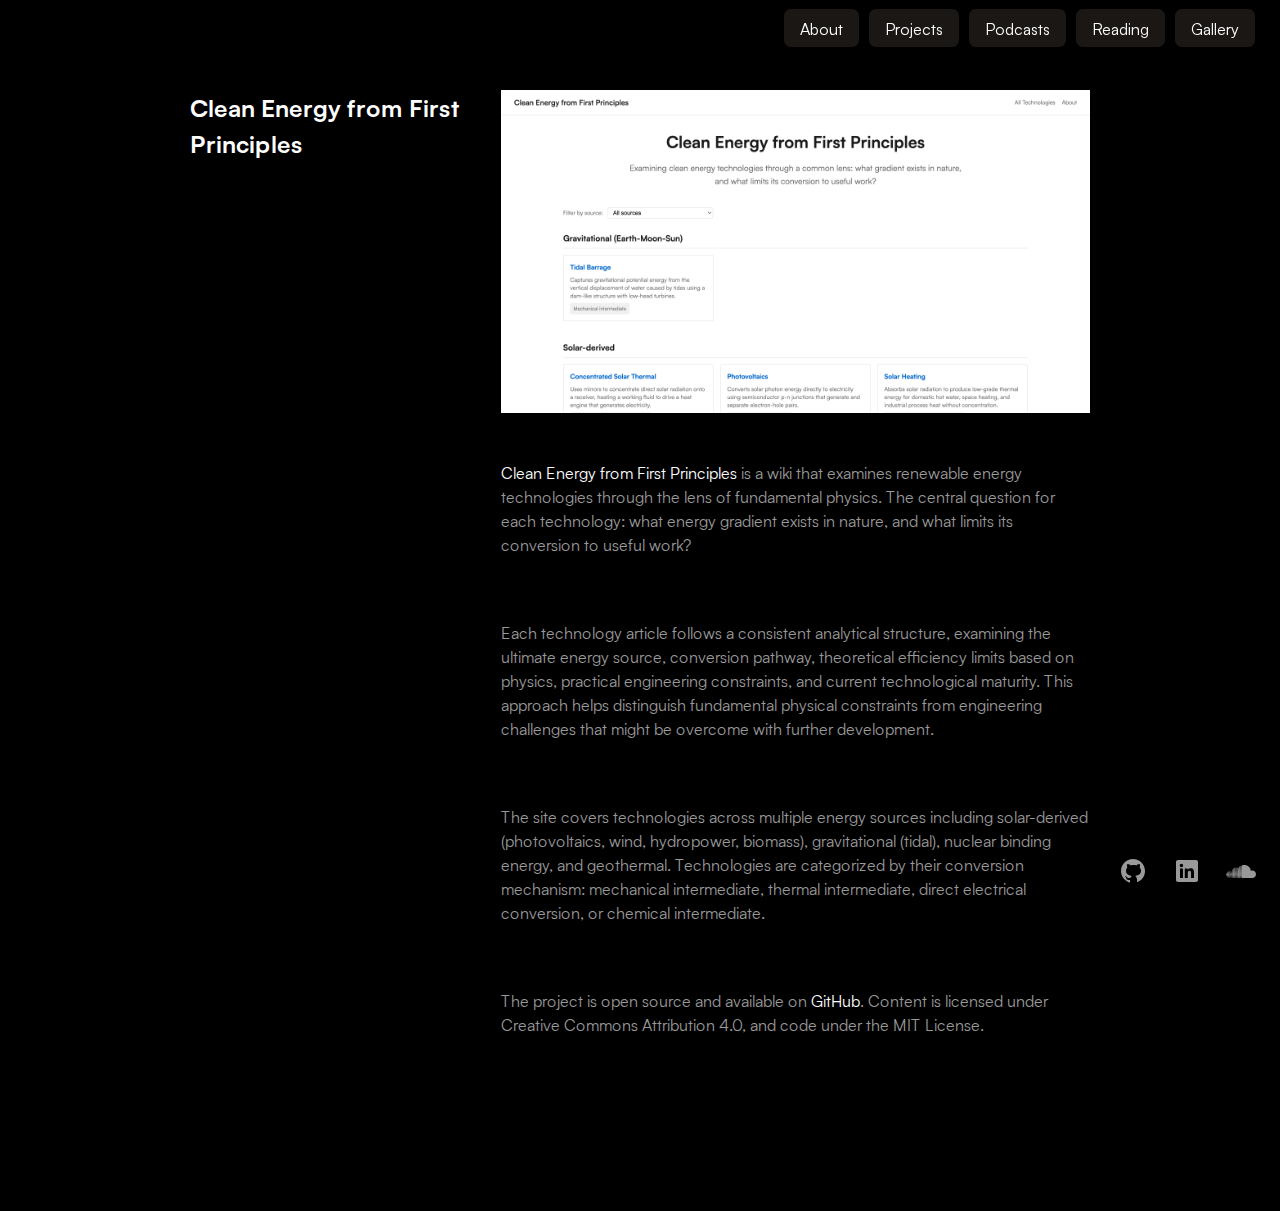
<file: projects/clean-energy-wiki.html>
<!-- Made by Alan Long (https://alanlong.design/) & Daniel Long (INSERT_URL) 2022 s-->
<!DOCTYPE html>
<html lang="en">
<head>
  <meta charset="utf-8">
  <meta name="viewport" content="width=device-width, initial-scale=1">

  <title>Clean Energy from First Principles - Daniel Long</title>
  <meta name="description" content="A wiki examining clean energy technologies through fundamental physics: what energy gradients exist in nature, and what limits their conversion to useful work.">
  <meta name="author" content="Daniel Long">

  <link rel="apple-touch-icon" sizes="180x180" href="../assets/images/apple-touch-icon.png">
  <link rel="icon" type="image/png" sizes="32x32" href="../assets/images/favicon-32x32.png">
  <link rel="icon" type="image/png" sizes="16x16" href="../assets/images/favicon-16x16.png">
  <link rel="manifest" href="../site.webmanifest">
  <link rel="mask-icon" href="../assets/images/safari-pinned-tab.svg" color="#1A1715">
  <meta name="msapplication-TileColor" content="#1A1715">
  <meta name="theme-color" content="#1A1715">

  <meta property="og:title" content="Clean Energy from First Principles - Daniel Long">
  <meta property="og:type" content="website">
  <meta property="og:url" content="https://daniellong.co">
  <meta property="og:description" content="A wiki examining clean energy technologies through fundamental physics: what energy gradients exist in nature, and what limits their conversion to useful work.">

  <link rel="stylesheet" href="../main.css">
  <script src="../assets/js/analytics.js"></script>
  <script src="../assets/js/cursor-effect.js"></script>
  <script src="../assets/js/menu.js"></script>
</head>

<body>
  <div class="menu" id="menu-container">
    <!-- Menu will be loaded by JavaScript -->
  </div>
  <main>
    <section>
      <div class="">
        <h1><a href="https://cleanenergy.wiki" target="_blank">Clean Energy from First Principles</a></h1>
      </div>
      <div class="content">
        <img src="../assets/projects/clean-energy-wiki/screenshot.png" alt="Clean Energy from First Principles Screenshot" style="max-width: 100%; height: auto;">

        <p><a href="https://cleanenergy.wiki" target="_blank">Clean Energy from First Principles</a> is a wiki that examines renewable energy technologies through the lens of fundamental physics. The central question for each technology: what energy gradient exists in nature, and what limits its conversion to useful work?</p>

        <p>Each technology article follows a consistent analytical structure, examining the ultimate energy source, conversion pathway, theoretical efficiency limits based on physics, practical engineering constraints, and current technological maturity. This approach helps distinguish fundamental physical constraints from engineering challenges that might be overcome with further development.</p>

        <p>The site covers technologies across multiple energy sources including solar-derived (photovoltaics, wind, hydropower, biomass), gravitational (tidal), nuclear binding energy, and geothermal. Technologies are categorized by their conversion mechanism: mechanical intermediate, thermal intermediate, direct electrical conversion, or chemical intermediate.</p>

        <p>The project is open source and available on <a href="https://github.com/Dan5762/clean-energy-wiki" target="_blank">GitHub</a>. Content is licensed under Creative Commons Attribution 4.0, and code under the MIT License.</p>
      </div>
    </section>
  </main>
</body>
<div class="footer">
  <div class="footer--icons">
    <a href="https://github.com/Dan5762" target="_blank" ><img src="../assets/images/icons/github.svg" alt="github" width=30 height=30></a>
    <a href="https://www.linkedin.com/in/daniel-long-724b21171/" target="_blank" ><img src="../assets/images/icons/linkedin.svg" alt="linkedin" width=30 height=30></a>
    <a href="https://soundcloud.com/daniel-long-602574572" target="_blank" ><img src="../assets/images/icons/soundcloud.svg" alt="soundcloud" width=30 height=30></a>
  </div>
</div>
</html>
</file>
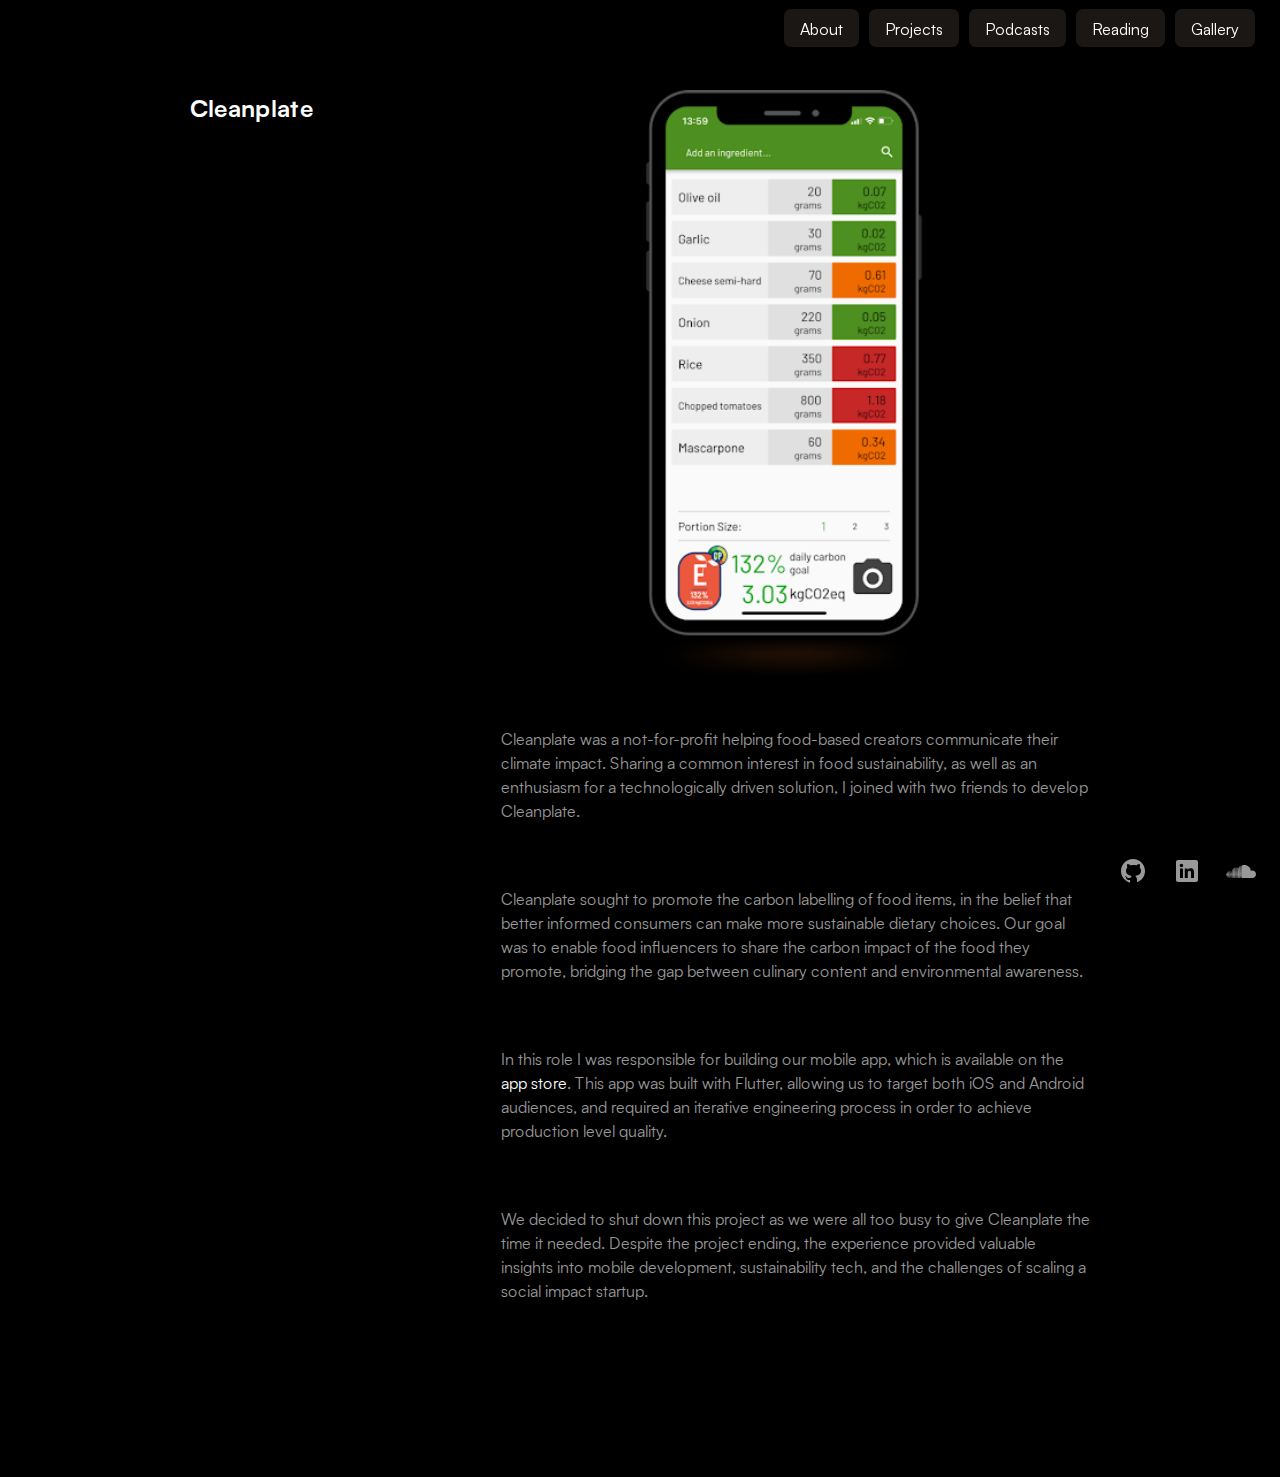
<file: projects/cleanplate.html>
<!-- Made by Alan Long (https://alanlong.design/) & Daniel Long (INSERT_URL) 2022 s-->
<!DOCTYPE html>
<html lang="en">
<head>
  <meta charset="utf-8">
  <meta name="viewport" content="width=device-width, initial-scale=1">

  <title>Cleanplate - Daniel Long</title>
  <meta name="description" content="Mobile app that aimed to enable food influencers to share the carbon impact of the food they promote.">
  <meta name="author" content="Daniel Long">

  <link rel="apple-touch-icon" sizes="180x180" href="../assets/images/apple-touch-icon.png">
  <link rel="icon" type="image/png" sizes="32x32" href="../assets/images/favicon-32x32.png">
  <link rel="icon" type="image/png" sizes="16x16" href="../assets/images/favicon-16x16.png">
  <link rel="manifest" href="../site.webmanifest">
  <link rel="mask-icon" href="../assets/images/safari-pinned-tab.svg" color="#1A1715">
  <meta name="msapplication-TileColor" content="#1A1715">
  <meta name="theme-color" content="#1A1715">

  <meta property="og:title" content="Cleanplate - Daniel Long">
  <meta property="og:type" content="website">
  <meta property="og:url" content="https://daniellong.co">
  <meta property="og:description" content="Mobile app that aimed to enable food influencers to share the carbon impact of the food they promote.">

  <link rel="stylesheet" href="../main.css">
  <script src="../assets/js/analytics.js"></script>
  <script src="../assets/js/cursor-effect.js"></script>
  <script src="../assets/js/menu.js"></script>
</head>

<body>
  <div class="menu" id="menu-container">
    <!-- Menu will be loaded by JavaScript -->
  </div>
  <main>
    <section>
      <div class="">
        <h1>Cleanplate</h1>
      </div>
      <div class="content">
        <img src="../assets/projects/cleanplate/screenshot.png" alt="Cleanplate Screenshot" class="project-image project-image-small">
        
        <p>Cleanplate was a not-for-profit helping food-based creators communicate their climate impact. Sharing a common interest in food sustainability, as well as an enthusiasm for a technologically driven solution, I joined with two friends to develop Cleanplate.</p>
        
        <p>Cleanplate sought to promote the carbon labelling of food items, in the belief that better informed consumers can make more sustainable dietary choices. Our goal was to enable food influencers to share the carbon impact of the food they promote, bridging the gap between culinary content and environmental awareness.</p>

        <p>In this role I was responsible for building our mobile app, which is available on the <a href="https://apps.apple.com/tj/app/cleanplate/id1573742155?platform=iphone" target="_blank">app store</a>. This app was built with Flutter, allowing us to target both iOS and Android audiences, and required an iterative engineering process in order to achieve production level quality.</p>

        <p>We decided to shut down this project as we were all too busy to give Cleanplate the time it needed. Despite the project ending, the experience provided valuable insights into mobile development, sustainability tech, and the challenges of scaling a social impact startup.</p>
      </div>
    </section>
  </main>
</body>
<div class="footer">
  <div class="footer--icons">
    <a href="https://github.com/Dan5762" target="_blank" ><img src="../assets/images/icons/github.svg" alt="github" width=30 height=30></a>
    <a href="https://www.linkedin.com/in/daniel-long-724b21171/" target="_blank" ><img src="../assets/images/icons/linkedin.svg" alt="linkedin" width=30 height=30></a>
    <a href="https://soundcloud.com/daniel-long-602574572" target="_blank" ><img src="../assets/images/icons/soundcloud.svg" alt="soundcloud" width=30 height=30></a>
  </div>
</div>
</html>
</file>
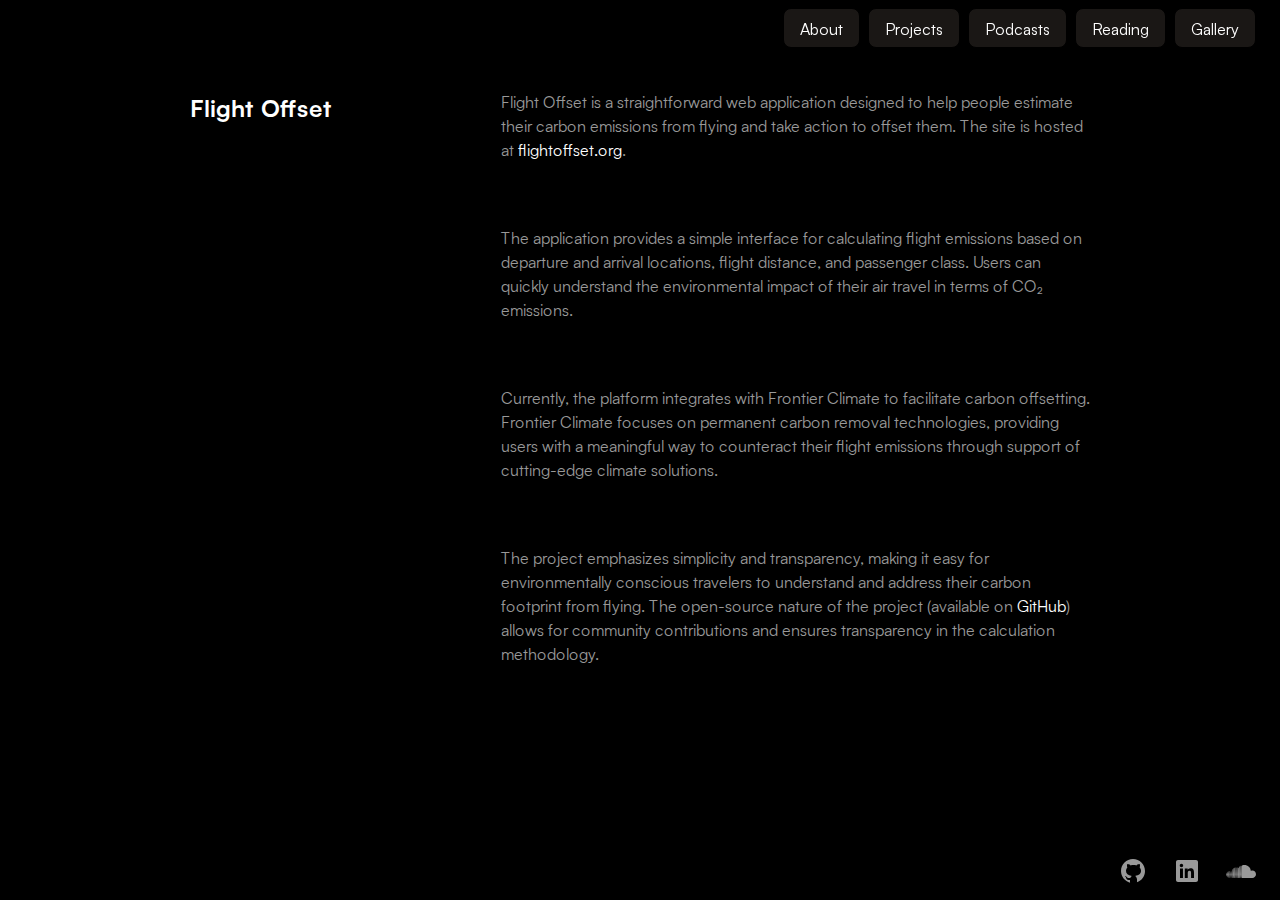
<file: projects/flight-offset.html>
<!-- Made by Alan Long (https://alanlong.design/) & Daniel Long (INSERT_URL) 2022 s-->
<!DOCTYPE html>
<html lang="en">
<head>
  <meta charset="utf-8">
  <meta name="viewport" content="width=device-width, initial-scale=1">

  <title>Flight Offset - Daniel Long</title>
  <meta name="description" content="A simple site for estimating and offsetting carbon emissions from flying.">
  <meta name="author" content="Daniel Long">

  <link rel="apple-touch-icon" sizes="180x180" href="../assets/images/apple-touch-icon.png">
  <link rel="icon" type="image/png" sizes="32x32" href="../assets/images/favicon-32x32.png">
  <link rel="icon" type="image/png" sizes="16x16" href="../assets/images/favicon-16x16.png">
  <link rel="manifest" href="../site.webmanifest">
  <link rel="mask-icon" href="../assets/images/safari-pinned-tab.svg" color="#1A1715">
  <meta name="msapplication-TileColor" content="#1A1715">
  <meta name="theme-color" content="#1A1715">

  <meta property="og:title" content="Flight Offset - Daniel Long">
  <meta property="og:type" content="website">
  <meta property="og:url" content="https://daniellong.co">
  <meta property="og:description" content="A simple site for estimating and offsetting carbon emissions from flying.">

  <link rel="stylesheet" href="../main.css">
  <script src="../assets/js/analytics.js"></script>
  <script src="../assets/js/cursor-effect.js"></script>
  <script src="../assets/js/menu.js"></script>
</head>

<body>
  <div class="menu" id="menu-container">
    <!-- Menu will be loaded by JavaScript -->
  </div>
  <main>
    <section>
      <div class="">
        <h1>Flight Offset</h1>
      </div>
      <div class="content">
        <p>Flight Offset is a straightforward web application designed to help people estimate their carbon emissions from flying and take action to offset them. The site is hosted at <a href="https://flightoffset.org/" target="_blank">flightoffset.org</a>.</p>
        
        <p>The application provides a simple interface for calculating flight emissions based on departure and arrival locations, flight distance, and passenger class. Users can quickly understand the environmental impact of their air travel in terms of CO₂ emissions.</p>

        <p>Currently, the platform integrates with Frontier Climate to facilitate carbon offsetting. Frontier Climate focuses on permanent carbon removal technologies, providing users with a meaningful way to counteract their flight emissions through support of cutting-edge climate solutions.</p>

        <p>The project emphasizes simplicity and transparency, making it easy for environmentally conscious travelers to understand and address their carbon footprint from flying. The open-source nature of the project (available on <a href="https://github.com/Dan5762/flight-offset" target="_blank">GitHub</a>) allows for community contributions and ensures transparency in the calculation methodology.</p>
      </div>
    </section>
  </main>
</body>
<div class="footer">
  <div class="footer--icons">
    <a href="https://github.com/Dan5762" target="_blank" ><img src="../assets/images/icons/github.svg" alt="github" width=30 height=30></a>
    <a href="https://www.linkedin.com/in/daniel-long-724b21171/" target="_blank" ><img src="../assets/images/icons/linkedin.svg" alt="linkedin" width=30 height=30></a>
    <a href="https://soundcloud.com/daniel-long-602574572" target="_blank" ><img src="../assets/images/icons/soundcloud.svg" alt="soundcloud" width=30 height=30></a>
  </div>
</div>
</html>
</file>
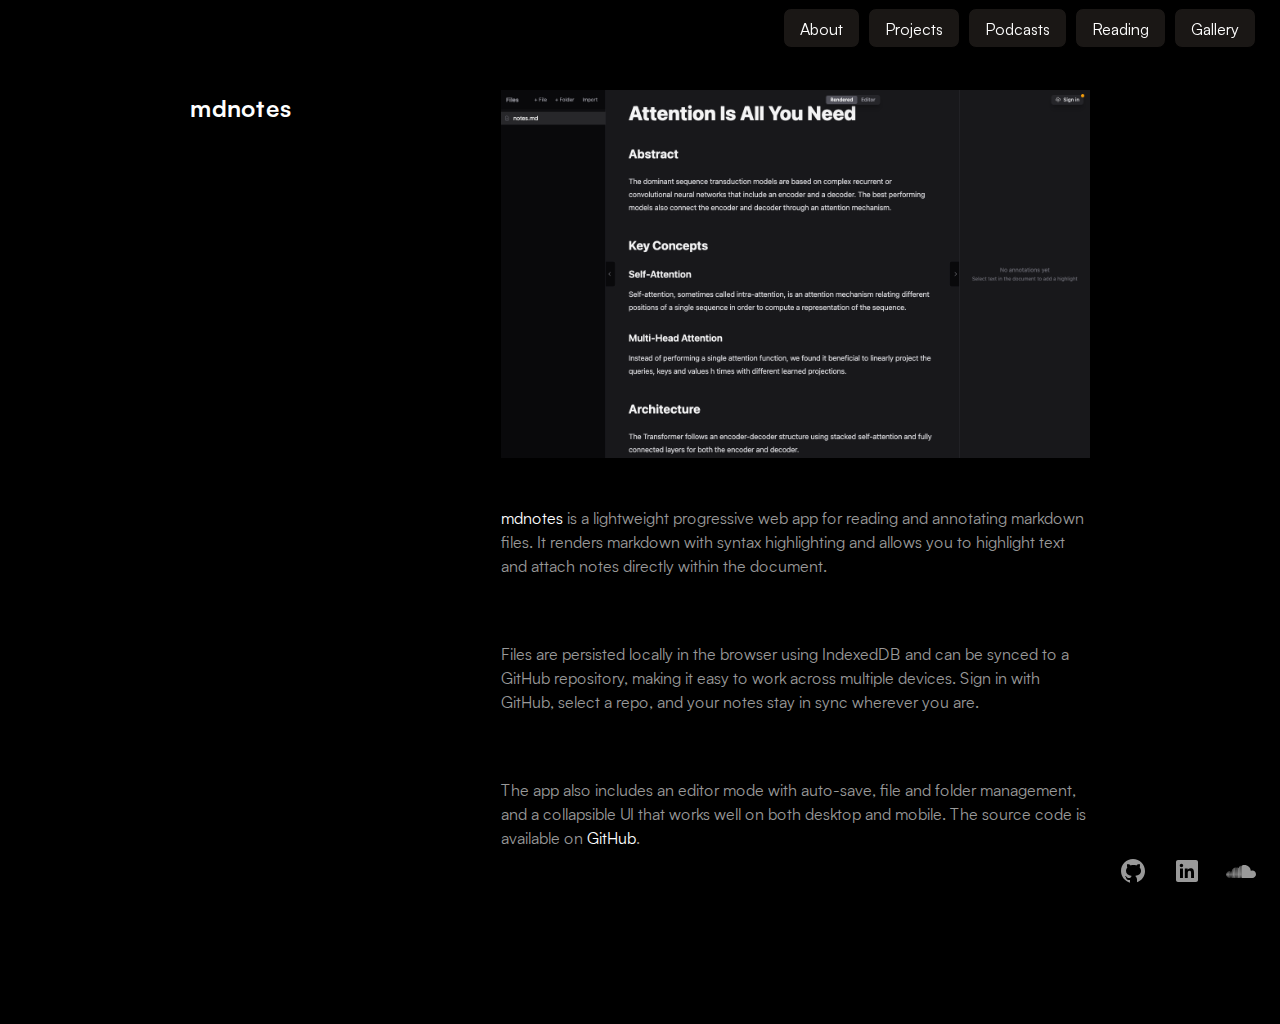
<file: projects/mdnotes.html>
<!-- Made by Alan Long (https://alanlong.design/) & Daniel Long (INSERT_URL) 2022 s-->
<!DOCTYPE html>
<html lang="en">
<head>
  <meta charset="utf-8">
  <meta name="viewport" content="width=device-width, initial-scale=1">

  <title>mdnotes - Daniel Long</title>
  <meta name="description" content="A lightweight markdown reader and annotator PWA.">
  <meta name="author" content="Daniel Long">

  <link rel="apple-touch-icon" sizes="180x180" href="../assets/images/apple-touch-icon.png">
  <link rel="icon" type="image/png" sizes="32x32" href="../assets/images/favicon-32x32.png">
  <link rel="icon" type="image/png" sizes="16x16" href="../assets/images/favicon-16x16.png">
  <link rel="manifest" href="../site.webmanifest">
  <link rel="mask-icon" href="../assets/images/safari-pinned-tab.svg" color="#1A1715">
  <meta name="msapplication-TileColor" content="#1A1715">
  <meta name="theme-color" content="#1A1715">

  <meta property="og:title" content="mdnotes - Daniel Long">
  <meta property="og:type" content="website">
  <meta property="og:url" content="https://daniellong.co">
  <meta property="og:description" content="A lightweight markdown reader and annotator PWA.">

  <link rel="stylesheet" href="../main.css">
  <script src="../assets/js/analytics.js"></script>
  <script src="../assets/js/cursor-effect.js"></script>
  <script src="../assets/js/menu.js"></script>
</head>

<body>
  <div class="menu" id="menu-container">
    <!-- Menu will be loaded by JavaScript -->
  </div>
  <main>
    <section>
      <div class="">
        <h1><a href="https://mdnotes.co" target="_blank">mdnotes</a></h1>
      </div>
      <div class="content">
        <img src="../assets/projects/mdnotes/screenshot.png" alt="mdnotes Screenshot" style="max-width: 100%; height: auto;">

        <p><a href="https://mdnotes.co" target="_blank">mdnotes</a> is a lightweight progressive web app for reading and annotating markdown files. It renders markdown with syntax highlighting and allows you to highlight text and attach notes directly within the document.</p>
        <p>Files are persisted locally in the browser using IndexedDB and can be synced to a GitHub repository, making it easy to work across multiple devices. Sign in with GitHub, select a repo, and your notes stay in sync wherever you are.</p>
        <p>The app also includes an editor mode with auto-save, file and folder management, and a collapsible UI that works well on both desktop and mobile. The source code is available on <a href="https://github.com/Dan5762/Simple-markdown-reader" target="_blank">GitHub</a>.</p>
      </div>
    </section>
  </main>
</body>
<div class="footer">
  <div class="footer--icons">
    <a href="https://github.com/Dan5762" target="_blank" ><img src="../assets/images/icons/github.svg" alt="github" width=30 height=30></a>
    <a href="https://www.linkedin.com/in/daniel-long-724b21171/" target="_blank" ><img src="../assets/images/icons/linkedin.svg" alt="linkedin" width=30 height=30></a>
    <a href="https://soundcloud.com/daniel-long-602574572" target="_blank" ><img src="../assets/images/icons/soundcloud.svg" alt="soundcloud" width=30 height=30></a>
  </div>
</div>
</html>
</file>
<file: main.css>
@charset "UTF-8";

@font-face {
  font-family: "Satoshi";
  src: local('Pacifico Regular'), local('Pacifico-Regular'), url(font/Satoshi-Regular.woff2) format("woff2"), url(font/Satoshi-Regular.woff) format("woff");
  font-weight: 400;
  font-style: normal;
  font-stretch: normal;
  font-display: swap;
}

@font-face {
  font-family: "Satoshi";
  src: local('Pacifico Regular'), local('Pacifico-Regular'), url(font/Satoshi-Bold.woff2) format("woff2"), url(font/Satoshi-Bold.woff) format("woff");
  font-weight: 700;
  font-style: normal;
  font-stretch: normal;
  font-display: swap;
}

:root {
  --unit: 8px;
  --line-height: 1.5;
  --backgroundColor: #000;
  --altBackgroundColor: #1A1715;
  --backgroundColorHover: #332D29;
  --borderColor: #000;
  --textColor: #999;
  --altTextColor: #fff;
}

* {
  margin: 0;
  padding: 0;
  -webkit-box-sizing: border-box;
          box-sizing: border-box;
  list-style-type: none;
}

body {
  font-family: "Satoshi",sans-serif;
  font-size: calc(var(--unit) * 2);
  font-weight: 400;
  line-height: var(--line-height);
  line-height: var(--line-height);
  background-color: var(--backgroundColor);
  color: var(--textColor);
  -webkit-text-size-adjust: none;
  -moz-osx-font-smoothing: grayscale;
  padding: 0 48px;
  max-width: 1320px;
  margin: 0 auto;
}

@media screen and (max-width: 800px) {
  body {
    padding: 0 24px;
  }
}

main {
  margin: 10vh 0;
}

@media screen and (max-width: 800px) {
  main {
    margin: 48px 0 144px;
  }
}

section {
  display: grid;
  gap: calc(var(--unit) * 2);
  margin: 0 auto calc(var(--unit) * 6);
  max-width: 900px;
}

@media screen and (min-width: 800px) {
  section {
    margin: 0 auto calc(var(--unit) * 16);
    max-width: 900px;
    grid-template-columns: 1fr 2fr;
  }
}

strong {
  color: var(--altTextColor);
}

h1 {
  font-size: calc(var(--unit) * 3);
  font-weight: 700;
  color: var(--altTextColor);
}

h2 {
  font-size: calc(var(--unit) * 2);
  font-weight: 400;
  color: var(--altTextColor);
  margin-bottom: calc(var(--unit) * 2);
}
.centered {
  text-align: center;
}
.pad-top {
  padding-top: calc(var(--unit) * 3);
}

p {
  margin-bottom: calc(var(--unit) * 2);
}

a {
  text-decoration: none;
  color: var(--altTextColor);
}

img {
  max-width: 100%;
  max-height: 100%;
}

.masonry-grid {
  column-gap: 10px;
}

.masonry-item {
  display: inline-block;
  width: 100%;
  margin-bottom: 10px; /* Adjust spacing between items */
}

.masonry-item img {
  width: 100%;
  height: auto;
}

@media screen and (min-width: 768px) {
  .masonry-grid {
    column-count: 2;
  }
}

@media screen and (min-width: 1024px) {
  .masonry-grid {
    column-count: 3;
  }
}


select {
  font-family: "Satoshi",sans-serif;
  font-size: calc(var(--unit) * 2);
  font-weight: 400;
  line-height: var(--line-height);
  line-height: var(--line-height);
  background-color: var(--backgroundColor);
  color: var(--textColor);
  border: var(--unit) solid var(--backgroundColor);
  -webkit-appearance: none;
  -moz-appearance: none;
  appearance: none;
  background: var(--backgroundColor);
}

.content {
  display: flex;
  flex-direction: column;
  gap: calc(var(--unit) * 3);
}

@media screen and (min-width: 800px) {
  .content {
    gap: calc(var(--unit) * 6);
  }
}

.contact-links-inline {
  display: flex;
  gap: var(--unit);
  flex-wrap: wrap;
}

.menu {
  position: fixed;
  left: var(--unit);
  top: var(--unit);
  width: 100%; /* Ensures menu spans across the screen */
  display: flex;
  justify-content: flex-end; /* Align items to the right */
  align-items: center; /* Vertically center the items */
  padding: 0 calc(var(--unit) * 2);
}

/* .menu-links {
  position: fixed;
  display: flex;
  gap: var(--unit);
  left: var(--unit);
  top: var(--unit);
  height: 42px;
} */

.menu-links {
  display: flex;
  gap: var(--unit);
  height: calc(var(--unit) * 5);
  margin-right: calc(var(--unit) * 2); /* Add margin from right edge */
}

.burger-icon {
  display: none; /* Hidden by default */
  cursor: pointer;
  font-size: calc(var(--unit) * 2); /* Set the size of the burger icon */
  margin-left: auto; /* Align the burger icon to the right */
}

.button {
  display: inline-block;
  color: var(--altTextColor);
  padding: calc(var(--unit) * 1) calc(var(--unit) * 2);
  background-color: var(--altBackgroundColor);
  border: 1px solid var(--borderColor);
  border-radius: var(--unit);
  box-shadow: rgb(0 0 0 / 6%) 0px 2px 4px, rgb(0 0 0 / 5%) 0px 0.5px 1px;
  transition: all 0.1s ease-out 0s;
  white-space: nowrap; /* Add this line */
}

.button:hover {
  background-color: var(--backgroundColorHover);
  transform: translate3d(0px, -1px, 0px);
  box-shadow: rgb(0 0 0 / 100%) 0px 19px 43px, rgb(0 0 0 / 100%) 0px 16px 64px;
}

.button h6 {
  font-size: calc(var(--unit) * 1.5);
  font-weight: 400;
  color: var(--textColor);
}

/* Responsive styling */
@media screen and (max-width: 550px) {
  .menu-links {
    display: none;
    flex-direction: column;
    position: absolute;
    top: calc(var(--unit) * 8);
    right: var(--unit);
    width: auto;
    z-index: 10;
    gap: var(--unit);
  }

  .menu-links.active {
    display: flex;
  }

  .burger-icon {
    display: block;
    font-size: calc(var(--unit) * 5);
    margin-right: var(--unit);
    color: var(--altTextColor);
  }
}

.profile-photo {
  position: relative;
  border-radius: 50%;
  background-color: var(--backgroundColor);
  font-family: -apple-system,BlinkMacSystemFont,sans-serif;
}



@media screen and (max-width: 800px) {
  .right {
    position: relative;
    width: calc(100% + 32px);
    left: -16px;
  }
}

.item {
  width: 100%;
  padding: 16px 16px 24px;
  border-radius: 28px;
  -webkit-transition: all 0.2s ease-out 0s;
  transition: all 0.2s ease-out 0s;
}

.item h3 {
  margin-bottom: 3px;
  width: -webkit-fit-content;
  width: -moz-fit-content;
  width: fit-content;
  border-bottom: 1px solid var(--backgroundColor);
}

.item:hover, .item:focus {
  -webkit-box-shadow: rgba(0, 0, 0, 0.08) 0px 2px 24px 0px, rgba(0, 0, 0, 0.05) 0px 0px 0px 1px;
          box-shadow: rgba(0, 0, 0, 0.08) 0px 2px 24px 0px, rgba(0, 0, 0, 0.05) 0px 0px 0px 1px;
  -webkit-transform: translate3d(0px, -2px, 0px);
          transform: translate3d(0px, -2px, 0px);
  border-radius: 0px;
}

.item:hover .thumbnail, .item:focus .thumbnail {
  -webkit-box-shadow: none;
          box-shadow: none;
  -webkit-transform: translate3d(0px, 2px, 0px);
          transform: translate3d(0px, 2px, 0px);
  border-radius: 0;
}

.thumbnail {
  background-color: var(--secondaryBorderColor);
  width: calc(10 * var(--unit));
  height: calc(10 * var(--unit));
  /* padding-top: 75%; */
  border-radius: 16px;
  /* -webkit-box-shadow: 0 0 0 1px rgba(0, 0, 0, 0.05), 0 1px 4px rgba(0, 0, 0, 0.1);
          box-shadow: 0 0 0 1px rgba(0, 0, 0, 0.05), 0 1px 4px rgba(0, 0, 0, 0.1);
  -webkit-transition: all 0.2s ease-out 0s;
  transition: all 0.2s ease-out 0s; */
  position: relative;
  overflow: hidden;
  margin-right: auto;
  margin-bottom: var(--unit);
}

.thumbnail img {
  position: absolute;
  top: 0;
  height: 100%;
  width: 100%;
  -o-object-fit: cover;
     object-fit: cover;
}

.item-text {
  margin-top: 16px;
  max-width: 300px;
}
/*# sourceMappingURL=main.css.map */

.footer {
  position: fixed;
  left: 0;
  bottom: 0;
  width: 100%;
  color: white;
  text-align: center;
  float: left;
}

.footer--icons {
  display: flex;
  align-items: flex-center;
  justify-content: right;
}

.footer--icons > a {
  margin-right: calc(3 * var(--unit));
  margin-bottom: var(--unit);
}

.select-othello-opponent {
  font-weight: 700;
}
</file>
<file: projects/bass-practice.css>
/* ─── BASS PRACTICE APP STYLES ─── */
:root {
  --bp-surface: #1A1715;
  --bp-surface2: #221E1B;
  --bp-border: rgba(153, 153, 153, 0.2);
  --bp-accent: #999;
  --bp-accent-dim: #555;
  --bp-text: #fff;
  --bp-text-dim: #666;
  --bp-text-mid: #999;
  --bp-green: #6b9;
  --bp-red: #c66;
}

.bp-app {
  max-width: 680px;
  margin: 0 auto;
}

/* ─── SESSION OVERVIEW STRIP ─── */
.session-strip {
  display: flex;
  gap: 2px;
  width: 100%;
  margin-bottom: calc(var(--unit) * 4);
}

.strip-segment {
  height: 3px;
  border-radius: 1px;
  background: var(--bp-border);
  transition: background 0.4s;
  cursor: pointer;
}

.strip-segment.done { background: var(--bp-accent-dim); }
.strip-segment.active { background: var(--bp-text); }

/* ─── MAIN TIMER BLOCK ─── */
.timer-block {
  width: 100%;
  background: var(--bp-surface);
  border: 1px solid var(--bp-border);
  border-radius: calc(var(--unit) * 0.5);
  padding: calc(var(--unit) * 4) calc(var(--unit) * 5);
  margin-bottom: calc(var(--unit) * 2.5);
  position: relative;
  overflow: hidden;
}

.timer-block::after {
  content: '';
  position: absolute;
  left: 0; top: 0; bottom: 0;
  width: 3px;
  background: var(--bp-text);
  opacity: 0;
  transition: opacity 0.3s;
}

.timer-block.running::after { opacity: 1; }

.section-meta {
  display: flex;
  justify-content: space-between;
  align-items: flex-start;
  margin-bottom: calc(var(--unit) * 3);
}

.section-index {
  font-size: calc(var(--unit) * 1.25);
  letter-spacing: 0.2em;
  color: var(--bp-text-dim);
  text-transform: uppercase;
}

.section-duration {
  font-size: calc(var(--unit) * 1.25);
  letter-spacing: 0.2em;
  color: var(--bp-text-mid);
}

.section-title {
  font-family: "Satoshi", sans-serif;
  font-weight: 700;
  font-size: calc(var(--unit) * 4);
  letter-spacing: 0.04em;
  text-transform: uppercase;
  color: var(--bp-text);
  line-height: 1;
  margin-bottom: calc(var(--unit) * 0.5);
}

.section-subtitle {
  font-size: calc(var(--unit) * 1.5);
  color: var(--bp-text-mid);
  letter-spacing: 0.03em;
}

/* ─── COUNTDOWN ─── */
.countdown-row {
  display: flex;
  align-items: flex-end;
  gap: calc(var(--unit) * 2.5);
  margin: calc(var(--unit) * 4) 0 calc(var(--unit) * 3.5);
}

.countdown {
  font-family: "Satoshi", sans-serif;
  font-weight: 700;
  font-size: calc(var(--unit) * 10);
  line-height: 1;
  letter-spacing: -0.02em;
  color: var(--bp-text);
  min-width: 220px;
  transition: color 0.2s;
}

.countdown.warning { color: var(--bp-text-mid); }
.countdown.urgent { color: var(--bp-red); }

.progress-bar-wrap {
  flex: 1;
  margin-bottom: calc(var(--unit) * 1.5);
}

.progress-label {
  font-size: calc(var(--unit) * 1.25);
  color: var(--bp-text-dim);
  letter-spacing: 0.15em;
  text-transform: uppercase;
  margin-bottom: calc(var(--unit) * 0.75);
}

.progress-bar {
  height: 2px;
  background: var(--bp-border);
  border-radius: 1px;
  overflow: hidden;
}

.progress-fill {
  height: 100%;
  background: var(--bp-text);
  border-radius: 1px;
  transition: width 1s linear;
}

/* ─── CONTROLS ─── */
.bp-controls {
  display: flex;
  gap: calc(var(--unit) * 1.25);
  align-items: center;
  margin-bottom: calc(var(--unit) * 4);
}

.bp-controls button {
  font-family: "Satoshi", sans-serif;
  font-weight: 700;
  letter-spacing: 0.1em;
  text-transform: uppercase;
  border: none;
  border-radius: calc(var(--unit) * 0.5);
  cursor: pointer;
  transition: all 0.15s;
}

.btn-primary {
  background: var(--bp-text);
  color: var(--backgroundColor);
  font-size: calc(var(--unit) * 1.75);
  padding: calc(var(--unit) * 1.5) calc(var(--unit) * 4);
}
.btn-primary:hover { background: var(--bp-text-mid); }

.btn-secondary {
  background: transparent;
  color: var(--bp-text-mid);
  font-size: calc(var(--unit) * 1.5);
  padding: calc(var(--unit) * 1.5) calc(var(--unit) * 2.5);
  border: 1px solid var(--bp-border) !important;
}
.btn-secondary:hover { border-color: var(--bp-text-mid) !important; color: var(--bp-text); }

.btn-skip {
  background: transparent;
  color: var(--bp-text-dim);
  font-size: calc(var(--unit) * 1.5);
  padding: calc(var(--unit) * 1.5) calc(var(--unit) * 2);
  border: 1px solid transparent !important;
  margin-left: auto;
}
.btn-skip:hover { color: var(--bp-text-mid); }

/* ─── METRONOME ─── */
.metronome-panel {
  background: var(--bp-surface2);
  border: 1px solid var(--bp-border);
  border-radius: calc(var(--unit) * 0.5);
  padding: calc(var(--unit) * 2.25) calc(var(--unit) * 2.5);
  margin-bottom: calc(var(--unit) * 2.5);
}

.metro-header {
  display: flex;
  justify-content: space-between;
  align-items: center;
  margin-bottom: calc(var(--unit) * 1.75);
}

.metro-label {
  font-size: calc(var(--unit) * 1.25);
  letter-spacing: 0.25em;
  color: var(--bp-text-mid);
  text-transform: uppercase;
}

.metro-beats {
  display: flex;
  gap: calc(var(--unit) * 1);
  margin-bottom: calc(var(--unit) * 1.75);
}

.beat-dot {
  width: calc(var(--unit) * 4.5);
  height: calc(var(--unit) * 4.5);
  border-radius: 50%;
  border: 1px solid var(--bp-border);
  background: var(--bp-surface);
  display: flex;
  align-items: center;
  justify-content: center;
  font-size: calc(var(--unit) * 1.5);
  color: var(--bp-text-dim);
  transition: all 0.05s;
}

.beat-dot.beat-off {
  border-color: rgba(153, 153, 153, 0.1);
  color: rgba(153, 153, 153, 0.2);
  opacity: 0.5;
}

.beat-dot.beat-faint {
  border-color: var(--bp-accent-dim);
  color: var(--bp-text-dim);
}

.beat-dot.beat-accent {
  border-color: var(--bp-text-mid);
  color: var(--bp-text);
}

.beat-dot.active-beat {
  background: var(--bp-text);
  border-color: var(--bp-text);
  color: var(--backgroundColor);
  box-shadow: 0 0 12px rgba(255, 255, 255, 0.3);
  transform: scale(1.1);
  opacity: 1;
}

.beat-dot.active-beat.beat-off {
  background: rgba(255, 255, 255, 0.15);
  border-color: rgba(255, 255, 255, 0.2);
  color: rgba(255, 255, 255, 0.3);
  box-shadow: none;
  transform: scale(1.05);
}

.beat-dot.active-beat.beat-faint {
  background: rgba(255, 255, 255, 0.5);
  box-shadow: 0 0 6px rgba(255, 255, 255, 0.15);
}

.bpm-row {
  display: flex;
  align-items: center;
  gap: calc(var(--unit) * 1.5);
}

.bpm-label {
  font-size: calc(var(--unit) * 1.5);
  color: var(--bp-text-dim);
}

.bp-app input[type=range] {
  -webkit-appearance: none;
  flex: 1;
  height: 2px;
  background: var(--bp-border);
  border-radius: 1px;
  outline: none;
}
.bp-app input[type=range]::-webkit-slider-thumb {
  -webkit-appearance: none;
  width: 14px;
  height: 14px;
  border-radius: 50%;
  background: var(--bp-text);
  cursor: pointer;
}

.bpm-value {
  font-size: calc(var(--unit) * 1.75);
  color: var(--bp-text);
  min-width: 40px;
  text-align: right;
}

/* ─── TIPS ─── */
.tips-panel {
  width: 100%;
  margin-bottom: calc(var(--unit) * 2.5);
}

.tips-header {
  font-size: calc(var(--unit) * 1.25);
  letter-spacing: 0.25em;
  color: var(--bp-text-dim);
  text-transform: uppercase;
  margin-bottom: calc(var(--unit) * 1.5);
}

.tip-item {
  background: var(--bp-surface);
  border: 1px solid var(--bp-border);
  border-left: 2px solid var(--bp-accent-dim);
  border-radius: calc(var(--unit) * 0.25);
  padding: calc(var(--unit) * 1.5) calc(var(--unit) * 2);
  margin-bottom: calc(var(--unit) * 0.75);
  font-size: calc(var(--unit) * 1.5);
  color: var(--bp-text-mid);
  line-height: 1.6;
  letter-spacing: 0.02em;
}

.tip-item strong {
  color: var(--bp-text);
  font-weight: 700;
}

/* ─── LINKS PANEL ─── */
.links-panel {
  width: 100%;
  margin-bottom: calc(var(--unit) * 2.5);
}

.links-header {
  font-size: calc(var(--unit) * 1.25);
  letter-spacing: 0.25em;
  color: var(--bp-text-dim);
  text-transform: uppercase;
  margin-bottom: calc(var(--unit) * 1.5);
}

.link-grid {
  display: grid;
  grid-template-columns: 1fr 1fr;
  gap: calc(var(--unit) * 0.75);
}

.link-card {
  background: var(--bp-surface);
  border: 1px solid var(--bp-border);
  border-radius: calc(var(--unit) * 0.25);
  padding: calc(var(--unit) * 1.75) calc(var(--unit) * 2);
  text-decoration: none;
  display: block;
  transition: all 0.15s;
}

.link-card:hover {
  border-color: var(--bp-accent-dim);
  background: var(--bp-surface2);
}

.link-card-label {
  font-size: calc(var(--unit) * 1.25);
  letter-spacing: 0.15em;
  color: var(--bp-text-mid);
  text-transform: uppercase;
  margin-bottom: calc(var(--unit) * 0.5);
}

.link-card-title {
  font-family: "Satoshi", sans-serif;
  font-weight: 700;
  font-size: calc(var(--unit) * 1.75);
  color: var(--bp-text);
  margin-bottom: calc(var(--unit) * 0.5);
}

.link-card-desc {
  font-size: calc(var(--unit) * 1.375);
  color: var(--bp-text-dim);
  letter-spacing: 0.02em;
}

/* ─── DONE STATE ─── */
.done-screen {
  text-align: center;
  padding: calc(var(--unit) * 8) calc(var(--unit) * 5);
}

.done-screen h2 {
  font-family: "Satoshi", sans-serif;
  font-weight: 700;
  font-size: calc(var(--unit) * 6);
  letter-spacing: 0.04em;
  text-transform: uppercase;
  color: var(--bp-text);
  margin-bottom: calc(var(--unit) * 1);
  margin-top: 0;
}

.done-screen p {
  font-size: calc(var(--unit) * 1.75);
  color: var(--bp-text-mid);
  margin-bottom: calc(var(--unit) * 4);
}

.session-log {
  background: var(--bp-surface2);
  border: 1px solid var(--bp-border);
  border-radius: calc(var(--unit) * 0.25);
  padding: calc(var(--unit) * 2.5);
  margin-bottom: calc(var(--unit) * 3);
  text-align: left;
  font-size: calc(var(--unit) * 1.5);
  color: var(--bp-text-mid);
  line-height: 2;
}

.session-log-row {
  display: flex;
  justify-content: space-between;
  border-bottom: 1px solid var(--bp-border);
  padding-bottom: calc(var(--unit) * 0.5);
  margin-bottom: calc(var(--unit) * 0.5);
}
.session-log-row:last-child { border-bottom: none; margin-bottom: 0; }
.session-log-row .name { color: var(--bp-text); }
.session-log-row .tick { color: var(--bp-green); }

.bp-hidden { display: none !important; }

@media screen and (max-width: 600px) {
  .timer-block {
    padding: calc(var(--unit) * 3) calc(var(--unit) * 3);
  }
  .countdown {
    font-size: calc(var(--unit) * 7);
    min-width: 150px;
  }
  .section-title {
    font-size: calc(var(--unit) * 3);
  }
  .link-grid {
    grid-template-columns: 1fr;
  }
  .countdown-row {
    flex-direction: column;
    align-items: flex-start;
    gap: calc(var(--unit) * 2);
  }
  .progress-bar-wrap {
    width: 100%;
    margin-bottom: 0;
  }
}
</file>
<file: projects/circle-of-fifths.css>
/* ─── CIRCLE OF FIFTHS OSCILLATOR ─── */
:root {
  --cof-surface: #1A1715;
  --cof-surface2: #221E1B;
  --cof-border: rgba(153, 153, 153, 0.2);
  --cof-text: #fff;
  --cof-text-dim: #666;
  --cof-text-mid: #999;
}

.cof-app {
  max-width: 680px;
  margin: 0 auto;
}

/* ─── CANVAS ─── */
.cof-canvas-wrap {
  display: flex;
  justify-content: center;
  margin-bottom: calc(var(--unit) * 4);
}

#cofCanvas {
  width: 100%;
  max-width: 500px;
  height: auto;
}

/* ─── CONTROLS ─── */
.cof-controls {
  background: var(--cof-surface);
  border: 1px solid var(--cof-border);
  border-radius: calc(var(--unit) * 0.5);
  padding: calc(var(--unit) * 3) calc(var(--unit) * 4);
  margin-bottom: calc(var(--unit) * 3);
}

.control-row {
  display: flex;
  align-items: center;
  gap: calc(var(--unit) * 2);
  margin-bottom: calc(var(--unit) * 2);
}

.control-label {
  font-size: calc(var(--unit) * 1.5);
  color: var(--cof-text-dim);
  letter-spacing: 0.1em;
  text-transform: uppercase;
  min-width: 90px;
  flex-shrink: 0;
}

.control-value {
  font-size: calc(var(--unit) * 1.75);
  color: var(--cof-text);
  min-width: 100px;
  text-align: right;
  white-space: nowrap;
}

.cof-app input[type=range] {
  -webkit-appearance: none;
  flex: 1;
  height: 2px;
  background: var(--cof-border);
  border-radius: 1px;
  outline: none;
}

.cof-app input[type=range]::-webkit-slider-thumb {
  -webkit-appearance: none;
  width: 14px;
  height: 14px;
  border-radius: 50%;
  background: var(--cof-text);
  cursor: pointer;
}

.cof-app input[type=range]::-moz-range-thumb {
  width: 14px;
  height: 14px;
  border-radius: 50%;
  background: var(--cof-text);
  cursor: pointer;
  border: none;
}

/* ─── INTERVAL SLIDER WITH TICKS ─── */
.slider-ticks {
  flex: 1;
  position: relative;
  padding: 12px 0;
}

.slider-ticks input[type=range] {
  width: 100%;
  margin: 0;
  position: relative;
  z-index: 1;
}

.slider-ticks .tick-marks {
  position: absolute;
  top: 0;
  left: 7px;
  right: 7px;
  bottom: 0;
  display: flex;
  justify-content: space-between;
  pointer-events: none;
}

.slider-ticks .tick {
  width: 1px;
  height: 8px;
  background: rgba(255, 255, 255, 0.2);
  position: absolute;
  top: 50%;
  transform: translateY(-50%);
}

.cof-app select {
  -webkit-appearance: none;
  appearance: none;
  background: var(--cof-surface2);
  color: var(--cof-text);
  border: 1px solid var(--cof-border);
  border-radius: calc(var(--unit) * 0.5);
  padding: calc(var(--unit) * 0.75) calc(var(--unit) * 2) calc(var(--unit) * 0.75) calc(var(--unit) * 1.5);
  font-family: "Satoshi", sans-serif;
  font-size: calc(var(--unit) * 1.75);
  cursor: pointer;
  outline: none;
  background-image: url("data:image/svg+xml,%3Csvg xmlns='http://www.w3.org/2000/svg' width='8' height='5'%3E%3Cpath d='M0 0l4 5 4-5z' fill='%23999'/%3E%3C/svg%3E");
  background-repeat: no-repeat;
  background-position: right 8px center;
  padding-right: calc(var(--unit) * 3);
}

.cof-app select:hover {
  border-color: var(--cof-text-mid);
}

/* ─── INFO ROW ─── */
.cof-info-row {
  display: flex;
  gap: calc(var(--unit) * 3);
  padding: calc(var(--unit) * 2) 0;
  margin-bottom: calc(var(--unit) * 2);
  border-top: 1px solid var(--cof-border);
  border-bottom: 1px solid var(--cof-border);
}

.info-item {
  font-size: calc(var(--unit) * 1.375);
  color: var(--cof-text-dim);
  letter-spacing: 0.03em;
}

.info-item strong {
  color: var(--cof-text);
  font-weight: 600;
}

/* ─── BUTTONS ─── */
.cof-buttons {
  display: flex;
  gap: calc(var(--unit) * 1.25);
}

.cof-buttons button {
  font-family: "Satoshi", sans-serif;
  font-weight: 700;
  letter-spacing: 0.1em;
  text-transform: uppercase;
  border: none;
  border-radius: calc(var(--unit) * 0.5);
  cursor: pointer;
  transition: all 0.15s;
}

.cof-buttons .btn-primary {
  background: var(--cof-text);
  color: var(--backgroundColor);
  font-size: calc(var(--unit) * 1.75);
  padding: calc(var(--unit) * 1.5) calc(var(--unit) * 4);
}
.cof-buttons .btn-primary:hover { background: var(--cof-text-mid); }

.cof-buttons .btn-secondary {
  background: transparent;
  color: var(--cof-text-mid);
  font-size: calc(var(--unit) * 1.5);
  padding: calc(var(--unit) * 1.5) calc(var(--unit) * 2.5);
  border: 1px solid var(--cof-border) !important;
}
.cof-buttons .btn-secondary:hover:not(:disabled) {
  border-color: var(--cof-text-mid) !important;
  color: var(--cof-text);
}
.cof-buttons .btn-secondary:disabled {
  opacity: 0.25;
  cursor: default;
}

/* ─── SEQUENCE DISPLAY ─── */
.cof-sequence {
  display: flex;
  flex-wrap: wrap;
  gap: calc(var(--unit) * 0.75);
  min-height: calc(var(--unit) * 4);
}

.seq-note {
  font-family: "Satoshi", sans-serif;
  font-weight: 600;
  font-size: calc(var(--unit) * 1.75);
  color: var(--cof-text-mid);
  background: var(--cof-surface);
  border: 1px solid var(--cof-border);
  border-radius: calc(var(--unit) * 0.25);
  padding: calc(var(--unit) * 0.5) calc(var(--unit) * 1.25);
  transition: all 0.2s;
}

.seq-note.active {
  color: var(--cof-text);
  border-color: var(--cof-text-mid);
  background: var(--cof-surface2);
}

.seq-arrow {
  color: var(--cof-text-dim);
  font-size: calc(var(--unit) * 1.5);
  display: flex;
  align-items: center;
}

/* ─── RESPONSIVE ─── */
@media screen and (max-width: 600px) {
  .cof-controls {
    padding: calc(var(--unit) * 2.5) calc(var(--unit) * 2.5);
  }

  .control-row {
    flex-wrap: wrap;
    gap: calc(var(--unit) * 1);
  }

  .control-label {
    min-width: auto;
    width: 100%;
  }

  .control-value {
    text-align: left;
    min-width: auto;
  }

  .cof-info-row {
    flex-wrap: wrap;
    gap: calc(var(--unit) * 1.5);
  }
}
</file>
